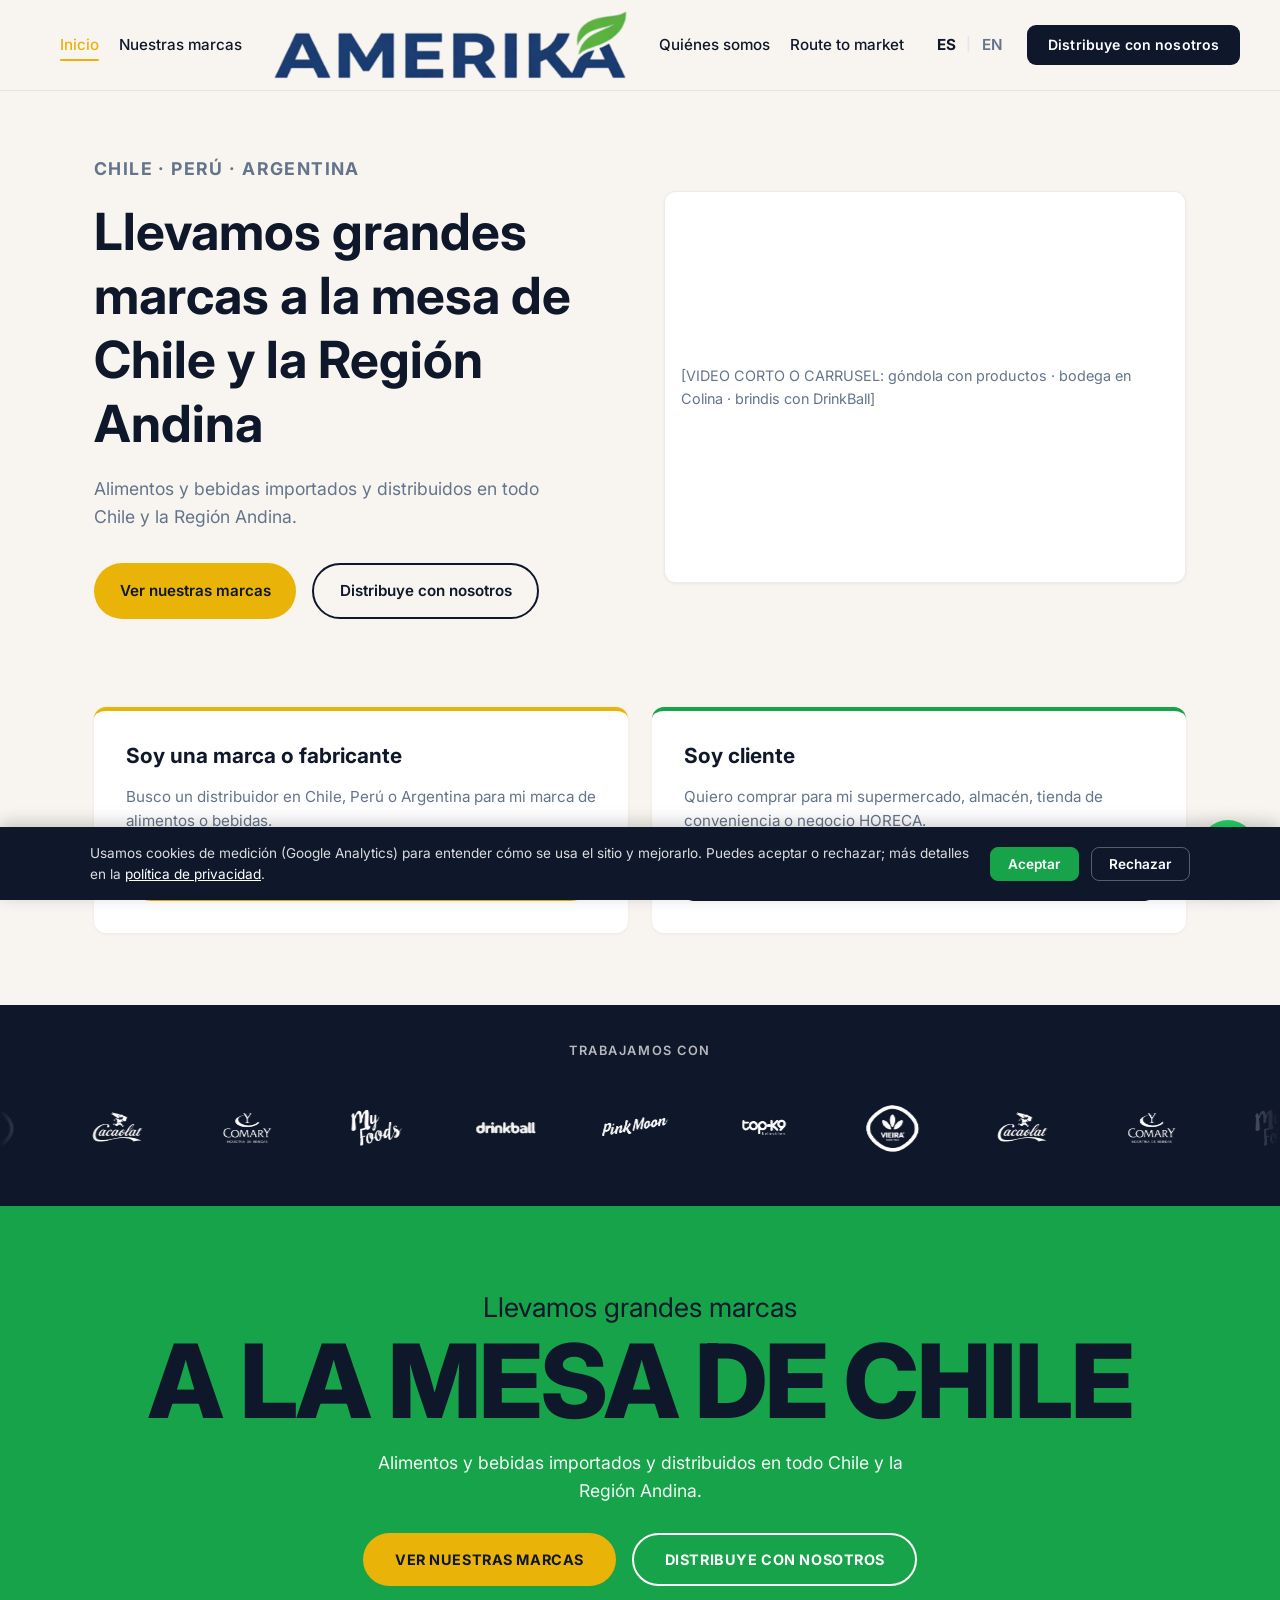
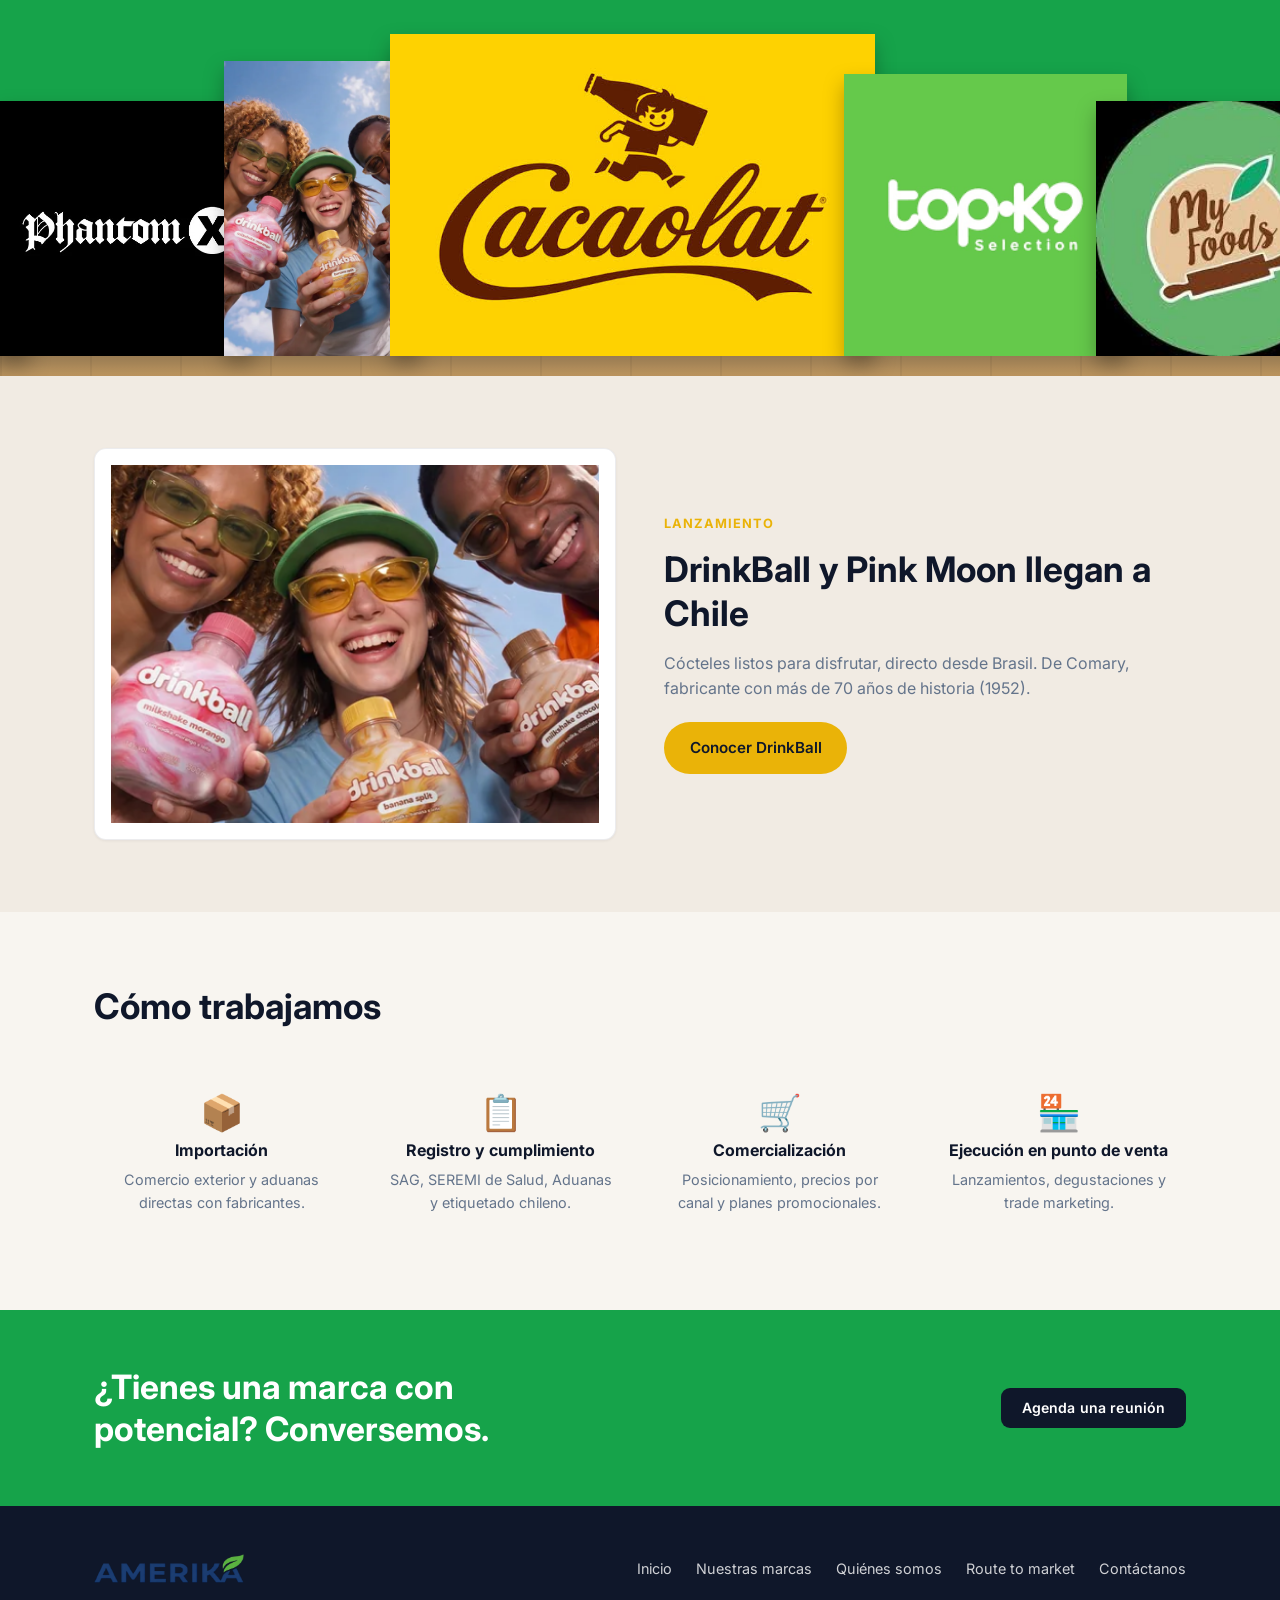
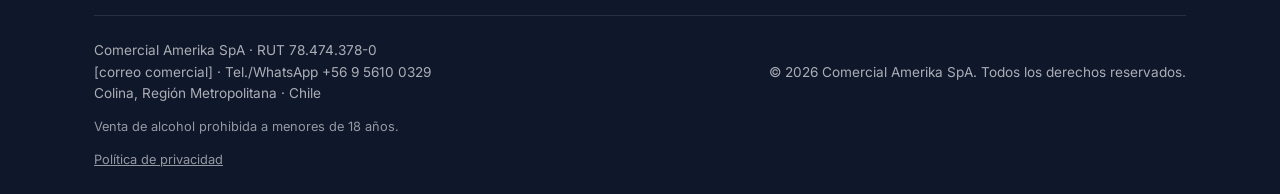
<file: index.html>
<!DOCTYPE html>
<html lang="es">

<head>
  <meta charset="UTF-8">
  <meta name="viewport" content="width=device-width, initial-scale=1.0">
  <title data-i18n="page.index.title">Distribuidora de Alimentos y Bebidas | Comercial Amerika SpA</title>
  <link rel="canonical" href="https://www.comercialamerika.cl/">
  <link rel="icon" type="image/png" href="img/logo.png">
  <meta name="description" data-i18n-content="page.index.desc"
    content="Importador y distribuidor de marcas de alimentos y bebidas para Chile y la Región Andina. Supermercados, conveniencia, canal tradicional y HORECA. Más de 30 años de experiencia.">

  <!-- Google Fonts - Inter -->
  <link rel="preconnect" href="https://fonts.googleapis.com">
  <link rel="preconnect" href="https://fonts.gstatic.com" crossorigin>
  <link href="https://fonts.googleapis.com/css2?family=Inter:wght@400;500;600;700;800&display=swap" rel="stylesheet">

  <link rel="stylesheet" href="css/styles.css">
  <link rel="stylesheet" href="css/index.css">
</head>

<body>

  <!-- ========== HEADER ========== -->
  <header class="header">
    <div class="container header-inner">
      <!-- Logo protagonista al centro; los menús se reparten a los lados -->
      <nav class="nav nav-side-left" aria-label="Menú principal izquierda">
        <a href="index.html" class="active" data-i18n="nav.home">Inicio</a>
        <a href="marcas.html" data-i18n="nav.brands">Nuestras marcas</a>
      </nav>

      <a href="index.html" class="logo">
        <img src="img/logo.png" alt="Logo de Comercial Amerika SpA" onerror="this.style.display='none'">
      </a>

      <nav class="nav nav-side-right" aria-label="Menú principal derecha">
        <a href="nosotros.html" data-i18n="nav.about">Quiénes somos</a>
        <a href="route-market.html" data-i18n="nav.route">Route to market</a>

        <div class="lang-switch">
          <button type="button" class="lang-btn active" data-lang="es" aria-pressed="true">ES</button>
          <span>|</span>
          <button type="button" class="lang-btn" data-lang="en" aria-pressed="false">EN</button>
        </div>

        <!-- Botón destacado del menú (ver 3.2 del documento) -->
        <a href="contacto.html" class="btn btn-dark" data-i18n="nav.distribute">Distribuye con nosotros</a>
      </nav>

      <button type="button" class="mobile-toggle" data-i18n-aria-label="nav.menu" aria-label="Menú"
        aria-expanded="false">☰</button>
    </div>
  </header>

  <!-- ========== 1. HERO ========== -->
  <section class="hero">
    <div class="container hero-grid">
      <div class="hero-content">
        <p class="section-label" data-i18n="hero.label">Chile · Perú · Argentina</p>
        <h1 data-i18n="hero.title">Llevamos grandes marcas a la mesa de Chile y la Región Andina</h1>
        <p data-i18n="hero.subtitle">Alimentos y bebidas importados y distribuidos en todo Chile y la Región Andina.</p>

        <div class="hero-actions">
          <a href="marcas.html" class="btn btn-primary" data-i18n="hero.cta1">Ver nuestras marcas</a>
          <a href="contacto.html" class="btn btn-outline" data-i18n="hero.cta2">Distribuye con nosotros</a>
        </div>
      </div>

      <div class="hero-image">
        <span data-i18n="hero.image">[VIDEO CORTO O CARRUSEL: góndola con productos · bodega en Colina · brindis con
          DrinkBall]</span>
      </div>
    </div>
  </section>

  <!-- ========== 2. DOS CAMINOS ========== -->
  <section class="section" style="padding-top: 0;">
    <div class="container">
      <div class="paths-grid">
        <div class="path-card">
          <h2 style="font-size: 1.3rem;" data-i18n="paths.brand.title">Soy una marca o fabricante</h2>
          <p data-i18n="paths.brand.text">Busco un distribuidor en Chile, Perú o Argentina para mi marca de alimentos o
            bebidas.</p>
          <a href="route-market.html" class="btn btn-primary" data-i18n="paths.brand.cta">Ver cómo trabajamos</a>
        </div>

        <div class="path-card green">
          <h2 style="font-size: 1.3rem;" data-i18n="paths.client.title">Soy cliente</h2>
          <p data-i18n="paths.client.text">Quiero comprar para mi supermercado, almacén, tienda de conveniencia o
            negocio HORECA.</p>
          <a href="contacto.html" class="btn btn-dark" data-i18n="paths.client.cta">Quiero comprar</a>
        </div>
      </div>
    </div>
  </section>

  <!-- ========== 3. TRABAJAMOS CON (generado con JavaScript) ========== -->
  <!-- La lista de logos vive en js/main.js (const ALLIES_LOGOS):
       para agregar o quitar una marca hay que editar solo ese array. -->
  <div class="allies-band">
    <p class="allies-title" data-i18n="allies.title">Trabajamos con</p>
    <div class="allies-viewport">
      <div class="allies-track" id="alliesTrack"></div>
    </div>
  </div>

    <!-- ========== 1. HERO (estilo vitrina) ==========
     Reemplaza TODA la <section class="hero"> ... </section> actual de index.html por este bloque. -->
  <section class="hero-showcase">
    <div class="container">
      <h1 class="hs-title">
        <span class="hs-kicker" data-i18n="hero.kicker">Llevamos grandes marcas</span>
        <span class="hs-headline" data-i18n="hero.headline">A la mesa de Chile</span>
      </h1>
      <p class="hs-sub" data-i18n="hero.subtitle">Alimentos y bebidas importados y distribuidos en todo Chile y la
        Región Andina.</p>

      <div class="hs-actions">
        <a href="marcas.html" class="hs-btn primary" data-i18n="hero.cta1">Ver nuestras marcas</a>
        <a href="contacto.html" class="hs-btn ghost" data-i18n="hero.cta2">Distribuye con nosotros</a>
      </div>
    </div>

    <!-- Fila de productos sobre la "mesa". Lo ideal son PNG con fondo transparente.
       --s = tamaño relativo (1 = normal)   --d = retraso de la animación de entrada
       Para cambiar productos: reemplaza el src. Para agregar/quitar: copia o borra una línea <img>. -->
    <div class="hs-shelf" aria-hidden="true">
      <img class="hs-item" style="--s:.80; --d:.05s" src="img/pinkmoon-logo.png" alt="" decoding="async"
        onerror="this.style.display='none'">
      <img class="hs-item" style="--s:.95; --d:.15s" src="img/Phantom (2).jpg" alt="" decoding="async"
        onerror="this.style.display='none'">
      <img class="hs-item" style="--s:1.10; --d:.25s" src="img/drinkball02.png" alt="" decoding="async"
        onerror="this.style.display='none'">
      <img class="hs-item" style="--s:1.20; --d:.35s" src="img/cacao-lat.jpg" alt="" decoding="async"
        onerror="this.style.display='none'">
      <img class="hs-item" style="--s:1.05; --d:.45s" src="img/top-k9.png" alt="" decoding="async"
        onerror="this.style.display='none'">
      <img class="hs-item" style="--s:.95; --d:.55s" src="img/myfoods.jpg" alt="" decoding="async"
        onerror="this.style.display='none'">
      <img class="hs-item" style="--s:.80; --d:.65s" src="img/doce-de-leite.png" alt="" decoding="async"
        onerror="this.style.display='none'">
    </div>
  </section>

  <!-- ========== 5. DESTACADO DEL MES ========== -->
  <section class="section" style="background: var(--color-cream-dark);">
    <div class="container hero-grid">
      <div class="hero-image">
        <img src="img/drinkball02.png" alt="DrinkBall y Pink Moon"
          onerror="this.outerHTML='<span>[IMAGEN DESTACADO]</span>'">
      </div>
      <div>
        <p class="section-label" data-i18n="featured.label">Lanzamiento</p>
        <h2 data-i18n="featured.title">DrinkBall y Pink Moon llegan a Chile</h2>
        <p style="color: var(--color-text-muted); margin-top: 1rem;" data-i18n="featured.text">
          Cócteles listos para disfrutar, directo desde Brasil. De Comary, fabricante con más de 70 años de historia
          (1952).
        </p>
        <a href="drinkball.html" class="btn btn-primary" style="margin-top: 1.25rem;" data-i18n="featured.cta">Conocer
          DrinkBall</a>
      </div>
    </div>
  </section>

  <!-- ========== 6. CÓMO TRABAJAMOS ========== -->
  <section class="section">
    <div class="container">
      <h2 data-i18n="how.title">Cómo trabajamos</h2>

      <div class="features-grid">
        <div class="feature-item">
          <div style="font-size: 2.2rem; color: var(--color-green);">📦</div>
          <h4 data-i18n="how.item1.title">Importación</h4>
          <p data-i18n="how.item1.text">Comercio exterior y aduanas directas con fabricantes.</p>
        </div>
        <div class="feature-item">
          <div style="font-size: 2.2rem; color: var(--color-green);">📋</div>
          <h4 data-i18n="how.item2.title">Registro y cumplimiento</h4>
          <p data-i18n="how.item2.text">SAG, SEREMI de Salud, Aduanas y etiquetado chileno.</p>
        </div>
        <div class="feature-item">
          <div style="font-size: 2.2rem; color: var(--color-green);">🛒</div>
          <h4 data-i18n="how.item3.title">Comercialización</h4>
          <p data-i18n="how.item3.text">Posicionamiento, precios por canal y planes promocionales.</p>
        </div>
        <div class="feature-item">
          <div style="font-size: 2.2rem; color: var(--color-green);">🏪</div>
          <h4 data-i18n="how.item4.title">Ejecución en punto de venta</h4>
          <p data-i18n="how.item4.text">Lanzamientos, degustaciones y trade marketing.</p>
        </div>
      </div>
    </div>
  </section>

  <!-- ========== 8. LLAMADO FINAL ========== -->
  <section class="cta-banner green">
    <div class="container cta-banner-inner">
      <h2 data-i18n="cta.title">¿Tienes una marca con potencial? Conversemos.</h2>
      <a href="contacto.html" class="btn btn-dark" data-i18n="cta.button">Agenda una reunión</a>
    </div>
  </section>

  <!-- ========== FOOTER ========== -->
  <footer class="footer">
    <div class="container">
      <div class="footer-top">
        <img src="img/logo.png" alt="Logo de Comercial Amerika SpA" class="footer-logo"
          onerror="this.style.display='none'">
        <div class="footer-links">
          <a href="index.html" data-i18n="nav.home">Inicio</a>
          <a href="marcas.html" data-i18n="nav.brands">Nuestras marcas</a>
          <a href="nosotros.html" data-i18n="nav.about">Quiénes somos</a>
          <a href="route-market.html" data-i18n="nav.route">Route to market</a>
          <a href="contacto.html" data-i18n="nav.contact">Contáctanos</a>
        </div>
      </div>

      <div class="footer-bottom">
        <div>
          <!-- Datos legales y de contacto: completar los textos entre [ ] -->
          <span data-i18n="footer.legal">Comercial Amerika SpA · RUT 78.474.378-0</span><br>
          <span data-i18n="footer.contactline">[correo comercial] · Tel./WhatsApp +56 9 5610 0329</span><br>
          <span data-i18n="footer.location">Colina, Región Metropolitana · Chile</span>
        </div>
        <div>
          <span data-i18n="footer.rights">© 2026 Comercial Amerika SpA. Todos los derechos reservados.</span>
        </div>
      </div>

      <!-- Advertencia legal de alcohol (obligatoria, Ley 21.363 / Comary) -->
      <p class="footer-age" data-i18n="footer.age">Venta de alcohol prohibida a menores de 18 años.</p>
      <p class="footer-age"><a href="privacidad.html" data-i18n="footer.privacy">Política de privacidad</a></p>
    </div>
  </footer>

  <!-- ========== BOTÓN FLOTANTE DE WHATSAPP ========== -->
  <!-- Número de WhatsApp verificado por el cliente: +56 9 5610 0329 -->
  <a href="https://wa.me/56956100329?text=Hola%20Comercial%20Amerika,%20quisiera%20cotizar%20sus%20productos"
    class="whatsapp-float" target="_blank" rel="noopener" data-i18n-aria-label="wa.aria"
    aria-label="Escríbenos por WhatsApp">
    <svg viewBox="0 0 32 32" xmlns="http://www.w3.org/2000/svg">
      <path
        d="M16 .5C7.4.5.5 7.4.5 16c0 2.8.7 5.4 2 7.7L.5 31.5l8-2.1c2.2 1.2 4.8 1.9 7.5 1.9 8.6 0 15.5-6.9 15.5-15.3S24.6.5 16 .5zm0 28.1c-2.5 0-4.8-.7-6.8-1.9l-.5-.3-4.7 1.2 1.3-4.6-.3-.5c-1.3-2.1-2-4.7-2-7.3 0-7 5.7-12.8 12.9-12.8S28.8 8.2 28.8 15.3 23.1 28.6 16 28.6zm7.2-9.6c-.4-.2-2.4-1.2-2.7-1.3-.4-.1-.7-.2-1 .2-.3.4-1.2 1.3-1.5 1.6-.3.3-.5.3-.9.1-.4-.2-1.8-.7-3.4-2.1-1.3-1.1-2.1-2.5-2.4-2.9-.3-.4 0-.6.2-.9.2-.2.4-.5.6-.7.2-.2.3-.4.4-.6.1-.3.1-.5 0-.7-.1-.2-.9-2.2-1.3-3-.3-.8-.6-.7-.9-.7h-.8c-.3 0-.6.1-1 .5-.3.4-1.4 1.3-1.4 3.2s1.4 3.7 1.6 4c.2.3 2.7 4.2 6.6 5.9.9.4 1.6.6 2.2.8 1 .3 1.9.3 2.6.2.8-.1 2.4-1 2.7-1.9.3-.9.3-1.8.2-1.9-.1-.2-.4-.3-.8-.5z" />
    </svg>
  </a>

  <!-- Aviso de cookies (Leyes 19.628 / 21.719): la lógica vive en js/main.js -->
  <div class="cookie-banner" id="cookieBanner" hidden>
    <div class="cookie-inner">
      <p data-i18n="cookies.text">Usamos cookies de medición (Google Analytics) para entender cómo se usa el sitio y
        mejorarlo. Puedes aceptar o rechazar; más detalles en la <a href="privacidad.html">política de privacidad</a>.
      </p>
      <div class="cookie-actions">
        <button type="button" class="btn-accept" id="cookieAccept" data-i18n="cookies.accept">Aceptar</button>
        <button type="button" id="cookieReject" data-i18n="cookies.reject">Rechazar</button>
      </div>
    </div>
  </div>

  <script src="js/main.js"></script>
</body>

</html>
</file>
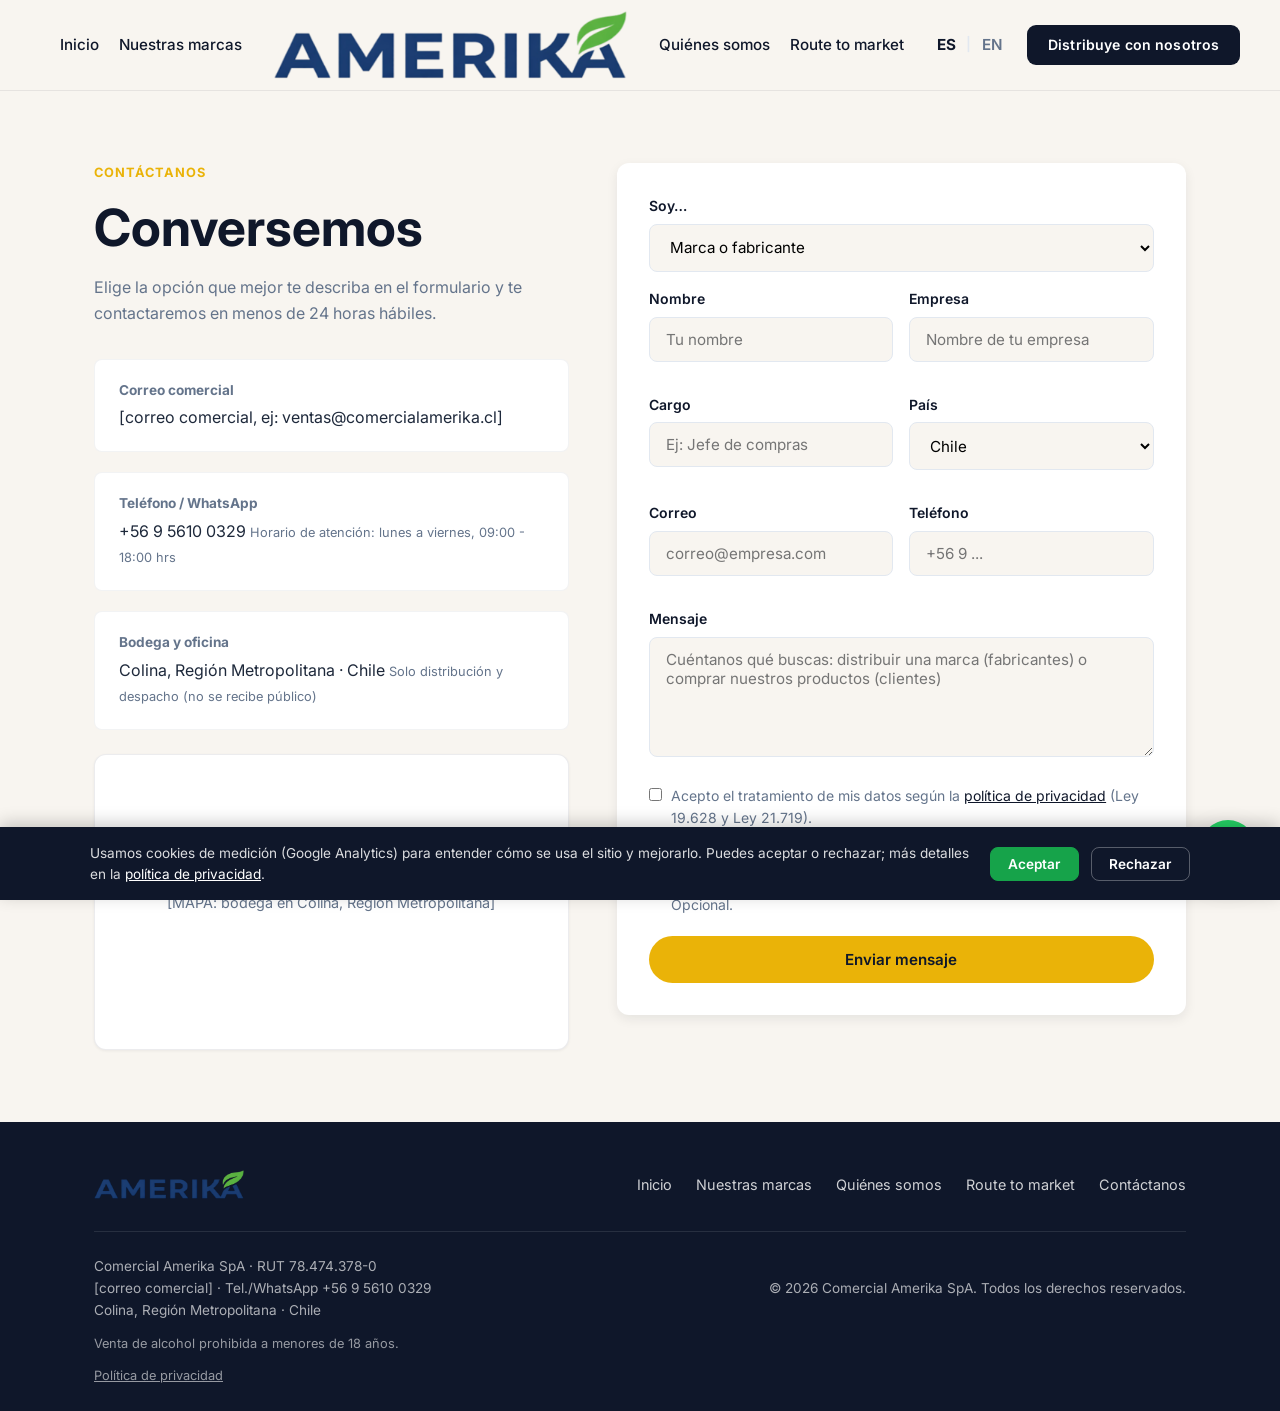
<file: contacto.html>
<!DOCTYPE html>
<html lang="es">
<head>
  <meta charset="UTF-8">
  <meta name="viewport" content="width=device-width, initial-scale=1.0">
  <title data-i18n="page.contact.title">Contáctanos | Comercial Amerika SpA</title>
  <link rel="canonical" href="https://www.comercialamerika.cl/contacto.html">
  <link rel="icon" type="image/png" href="img/logo.png">
  <meta name="description" data-i18n-content="page.contact.desc"
    content="Contáctanos: si eres una marca que busca distribuidor o un cliente que quiere comprar, te respondemos en menos de 24 horas hábiles. Colina, Región Metropolitana, Chile.">

  <link rel="preconnect" href="https://fonts.googleapis.com">
  <link rel="preconnect" href="https://fonts.gstatic.com" crossorigin>
  <link href="https://fonts.googleapis.com/css2?family=Inter:wght@400;500;600;700;800&display=swap" rel="stylesheet">

  <link rel="stylesheet" href="css/styles.css">
  <link rel="stylesheet" href="css/contacto.css">
</head>
<body>

  <header class="header">
    <div class="container header-inner">
      <!-- Logo protagonista al centro; los menús se reparten a los lados -->
      <nav class="nav nav-side-left" aria-label="Menú principal izquierda">
          <a href="index.html" data-i18n="nav.home">Inicio</a>
          <a href="marcas.html" data-i18n="nav.brands">Nuestras marcas</a>
        </nav>

      <a href="index.html" class="logo">
        <img src="img/logo.png" alt="Logo de Comercial Amerika SpA" onerror="this.style.display='none'">
      </a>

      <nav class="nav nav-side-right" aria-label="Menú principal derecha">
          <a href="nosotros.html" data-i18n="nav.about">Quiénes somos</a>
          <a href="route-market.html" data-i18n="nav.route">Route to market</a>

        <div class="lang-switch">
          <button type="button" class="lang-btn active" data-lang="es" aria-pressed="true">ES</button>
          <span>|</span>
          <button type="button" class="lang-btn" data-lang="en" aria-pressed="false">EN</button>
        </div>

        <!-- Botón destacado del menú (ver 3.2 del documento) -->
        <a href="contacto.html" class="btn btn-dark" data-i18n="nav.distribute">Distribuye con nosotros</a>
      </nav>

      <button type="button" class="mobile-toggle" data-i18n-aria-label="nav.menu" aria-label="Menú"
        aria-expanded="false">☰</button>
    </div>
  </header>

  <section class="section">
    <div class="container contact-grid">

      <!-- Datos directos -->
      <div>
        <p class="section-label" data-i18n="nav.contact">Contáctanos</p>
        <h1 data-i18n="contact.h1">Conversemos</h1>
        <p style="margin: 1rem 0 2rem; color: var(--color-text-muted);" data-i18n="contact.subtitle">
          Elige la opción que mejor te describa en el formulario y te contactaremos
          en menos de 24 horas hábiles.
        </p>

        <div class="contact-info">
          <!-- TODO: reemplazar los textos entre [ ] con los datos reales -->
          <div class="contact-item">
            <strong data-i18n="contact.email.lbl">Correo comercial</strong>
            <span data-i18n="contact.email.val">[correo comercial, ej: ventas@comercialamerika.cl]</span>
          </div>

          <div class="contact-item">
            <strong data-i18n="contact.phone.lbl">Teléfono / WhatsApp</strong>
            <span data-i18n="contact.phone.val">+56 9 5610 0329</span>
            <small data-i18n="contact.hours">Horario de atención: lunes a viernes, 09:00 - 18:00 hrs</small>
          </div>

          <div class="contact-item">
            <strong data-i18n="contact.office.lbl">Bodega y oficina</strong>
            <span data-i18n="contact.office.val">Colina, Región Metropolitana · Chile</span>
            <small data-i18n="contact.office.note">Solo distribución y despacho (no se recibe público)</small>
          </div>
        </div>

        <!-- Mapa: usar el iframe de Google Maps de Colina; mientras tanto, placeholder -->
        <div class="hero-image" style="aspect-ratio: 16/10; margin-top: 1.5rem;">
          <span data-i18n="contact.map">[MAPA: bodega en Colina, Región Metropolitana]</span>
        </div>
      </div>

      <!-- Formulario segmentado (punto 4.5 del documento) -->
      <div class="contact-form">
        <!-- Aviso que main.js muestra según la URL: ?enviado=1 o ?error=1 -->
        <div id="formAlert" class="form-alert"></div>

        <form action="php/enviar.php" method="POST">

          <!-- 1) ¿Quién escribe? Campo "Soy…" para segmentar el mensaje.
               El <option> traducido mantiene el value en español para el PHP. -->
          <div class="form-group">
            <label for="perfil" data-i18n="contact.form.perfil">Soy…</label>
            <select name="perfil" id="perfil" required>
              <option value="Marca o fabricante" data-i18n="contact.perfil1">Marca o fabricante</option>
              <option value="Cliente: supermercado, almacén, HORECA" data-i18n="contact.perfil2">Cliente: supermercado,
                almacén, HORECA</option>
              <option value="Proveedor de servicios" data-i18n="contact.perfil3">Proveedor de servicios</option>
              <option value="Postulante" data-i18n="contact.perfil4">Postulante (trabaja con nosotros)</option>
            </select>
          </div>

          <div class="form-row">
            <div class="form-group">
              <label for="nombre" data-i18n="contact.form.name">Nombre</label>
              <input type="text" name="nombre" id="nombre" required data-i18n-placeholder="contact.ph.name"
                placeholder="Tu nombre">
            </div>
            <div class="form-group">
              <label for="empresa" data-i18n="contact.form.company">Empresa</label>
              <input type="text" name="empresa" id="empresa" data-i18n-placeholder="contact.ph.company"
                placeholder="Nombre de tu empresa">
            </div>
          </div>

          <div class="form-row">
            <div class="form-group">
              <label for="cargo" data-i18n="contact.form.cargo">Cargo</label>
              <input type="text" name="cargo" id="cargo" data-i18n-placeholder="contact.ph.cargo"
                placeholder="Ej: Jefe de compras">
            </div>
            <div class="form-group">
              <label for="pais" data-i18n="contact.form.country">País</label>
              <select name="pais" id="pais">
                <option value="Chile" data-i18n="contact.pais1">Chile</option>
                <option value="Perú" data-i18n="contact.pais2">Perú</option>
                <option value="Argentina" data-i18n="contact.pais3">Argentina</option>
                <option value="Otro" data-i18n="contact.pais4">Otro</option>
              </select>
            </div>
          </div>

          <div class="form-row">
            <div class="form-group">
              <label for="email" data-i18n="contact.form.email">Correo</label>
              <input type="email" name="email" id="email" required data-i18n-placeholder="contact.ph.email"
                placeholder="correo@empresa.com">
            </div>
            <div class="form-group">
              <label for="telefono" data-i18n="contact.form.phone">Teléfono</label>
              <input type="tel" name="telefono" id="telefono" data-i18n-placeholder="contact.ph.phone"
                placeholder="+56 9 ...">
            </div>
          </div>

          <div class="form-group">
            <label for="mensaje" data-i18n="contact.form.message">Mensaje</label>
            <textarea name="mensaje" id="mensaje" required data-i18n-placeholder="contact.ph.message"
              placeholder="Cuéntanos qué buscas: distribuir una marca (fabricantes) o comprar nuestros productos (clientes)"></textarea>
          </div>

          <div class="form-check">
            <input type="checkbox" name="privacidad" id="privacidad" required value="SI">
            <!-- El enlace "política de privacidad" abre el modal de consentimiento
                 (Leyes 19.628 y 21.719); ver initConsentModal en js/main.js -->
            <label for="privacidad" data-i18n="contact.form.privacy">
              Acepto el tratamiento de mis datos según la <a href="#" data-consent-open>política de privacidad</a>
              (Ley 19.628 y Ley 21.719).
            </label>
          </div>

          <div class="form-check">
            <!-- Segunda casilla: OPCIONAL (finalidad secundaria, el usuario decide) -->
            <input type="checkbox" name="comunicaciones" id="comunicaciones" value="SI">
            <label for="comunicaciones" data-i18n="contact.form.comms">
              Autorizo el envío de comunicaciones comerciales, ofertas y novedades de Comercial Amerika SpA por medios
              electrónicos (Email/WhatsApp). Opcional.
            </label>
          </div>

          <button type="submit" class="btn btn-primary" style="width: 100%;"
            data-i18n="contact.form.submit">Enviar mensaje</button>
        </form>
      </div>
    </div>
  </section>

  <!-- ========== MODAL: CONSENTIMIENTO DE DATOS ========== -->
  <!-- Mismo mecanismo que teamModal (nosotros.html): .custom-modal + .show -->
  <div id="consentModal" class="custom-modal">
    <div class="custom-modal-content consent-modal-content">
      <span class="custom-modal-close" id="btnCloseConsent" role="button" tabindex="0"
        data-i18n-aria-label="common.close" aria-label="Cerrar">&times;</span>
      <h2 style="color: var(--color-navy); font-size: 1.3rem;" data-i18n="consent.title">
        Información básica sobre protección de datos
      </h2>

      <ul class="consent-list">
        <li><strong data-i18n="consent.r1.lbl">Responsable del Tratamiento:</strong>
          <span data-i18n="consent.r1.val">Comercial Amerika SpA, RUT 78.474.378-0, domiciliado en Colina,
            Región Metropolitana, Chile.</span></li>
        <li><strong data-i18n="consent.r2.lbl">Finalidad Principal:</strong>
          <span data-i18n="consent.r2.val">Gestionar su solicitud de contacto, procesar su solicitud de compra o
            distribución y/o responder a las consultas enviadas a través de este formulario.</span></li>
        <li><strong data-i18n="consent.r3.lbl">Bases de Licitud:</strong>
          <span data-i18n="consent.r3.val">Ejecución del contrato/servicio solicitado y su consentimiento
            explícito.</span></li>
        <li><strong data-i18n="consent.r4.lbl">Plazo de Conservación:</strong>
          <span data-i18n="consent.r4.val">Los datos se conservarán únicamente durante el tiempo necesario para
            cumplir con la finalidad descrita o mientras no solicite su supresión.</span></li>
        <li><strong data-i18n="consent.r5.lbl">Destinatarios:</strong>
          <span data-i18n="consent.r5.val">No se cederán datos a terceros salvo obligación legal o proveedores
            tecnológicos esenciales bajo estricto contrato de encargo de tratamiento.</span></li>
        <li><strong data-i18n="consent.r6.lbl">Derechos (ARSOP):</strong>
          <span data-i18n="consent.r6.val">Usted tiene derecho a acceder, rectificar, suprimir, oponerse y solicitar
            la portabilidad de sus datos personales, así como a revocar este consentimiento en cualquier momento.
            Puede ejercerlos enviando un correo electrónico a [correo de privacidad]. Para más detalle, consulte
            nuestra <a href="privacidad.html">Política de Privacidad completa</a>.</span></li>
      </ul>

      <h3 style="font-size: 1.05rem; color: var(--color-navy);" data-i18n="consent.dec.title">
        Declaración de Consentimiento
      </h3>
      <div class="form-check">
        <!-- Obligatoria: sin ella no se puede aceptar ni avanzar -->
        <input type="checkbox" id="consentObligatoria" value="SI">
        <label for="consentObligatoria" data-i18n="consent.dec1">Acepto el tratamiento de mis datos personales para las
          finalidades principales descritas arriba (opción obligatoria: sin ella no se puede avanzar).</label>
      </div>
      <div class="form-check">
        <!-- Opcional: el usuario decide si quiere recibir comunicaciones -->
        <input type="checkbox" id="consentComunicaciones" value="SI">
        <label for="consentComunicaciones" data-i18n="consent.dec2">Autorizo el envío de comunicaciones comerciales,
          ofertas y novedades de Comercial Amerika SpA por medios electrónicos (Email/WhatsApp). Opcional.</label>
      </div>
      <div class="consent-actions">
        <button type="button" class="btn-consent-accept" id="btnConsentAccept"
          data-i18n="consent.accept" disabled>Aceptar y continuar</button>
        <button type="button" class="btn-consent-reject" id="btnConsentReject"
          data-i18n="consent.reject">Rechazar</button>
      </div>
    </div>
  </div>

  <footer class="footer">
    <div class="container">
      <div class="footer-top">
        <img src="img/logo.png" alt="Logo de Comercial Amerika SpA" class="footer-logo" onerror="this.style.display='none'">
        <div class="footer-links">
          <a href="index.html" data-i18n="nav.home">Inicio</a>
          <a href="marcas.html" data-i18n="nav.brands">Nuestras marcas</a>
          <a href="nosotros.html" data-i18n="nav.about">Quiénes somos</a>
          <a href="route-market.html" data-i18n="nav.route">Route to market</a>
          <a href="contacto.html" data-i18n="nav.contact">Contáctanos</a>
        </div>
      </div>
      <div class="footer-bottom">
        <div>
          <span data-i18n="footer.legal">Comercial Amerika SpA · RUT 78.474.378-0</span><br>
          <span data-i18n="footer.contactline">[correo comercial] · Tel./WhatsApp +56 9 5610 0329</span><br>
          <span data-i18n="footer.location">Colina, Región Metropolitana · Chile</span>
        </div>
        <div><span data-i18n="footer.rights">© 2026 Comercial Amerika SpA. Todos los derechos reservados.</span></div>
      </div>
      <p class="footer-age" data-i18n="footer.age">Venta de alcohol prohibida a menores de 18 años.</p>
      <p class="footer-age"><a href="privacidad.html" data-i18n="footer.privacy">Política de privacidad</a></p>
    </div>
  </footer>

  <a href="https://wa.me/56956100329?text=Hola%20Comercial%20Amerika,%20quisiera%20cotizar%20sus%20productos"
    class="whatsapp-float" target="_blank" rel="noopener" data-i18n-aria-label="wa.aria"
    aria-label="Escríbenos por WhatsApp">
    <svg viewBox="0 0 32 32" xmlns="http://www.w3.org/2000/svg">
      <path
        d="M16 .5C7.4.5.5 7.4.5 16c0 2.8.7 5.4 2 7.7L.5 31.5l8-2.1c2.2 1.2 4.8 1.9 7.5 1.9 8.6 0 15.5-6.9 15.5-15.3S24.6.5 16 .5zm0 28.1c-2.5 0-4.8-.7-6.8-1.9l-.5-.3-4.7 1.2 1.3-4.6-.3-.5c-1.3-2.1-2-4.7-2-7.3 0-7 5.7-12.8 12.9-12.8S28.8 8.2 28.8 15.3 23.1 28.6 16 28.6zm7.2-9.6c-.4-.2-2.4-1.2-2.7-1.3-.4-.1-.7-.2-1 .2-.3.4-1.2 1.3-1.5 1.6-.3.3-.5.3-.9.1-.4-.2-1.8-.7-3.4-2.1-1.3-1.1-2.1-2.5-2.4-2.9-.3-.4 0-.6.2-.9.2-.2.4-.5.6-.7.2-.2.3-.4.4-.6.1-.3.1-.5 0-.7-.1-.2-.9-2.2-1.3-3-.3-.8-.6-.7-.9-.7h-.8c-.3 0-.6.1-1 .5-.3.4-1.4 1.3-1.4 3.2s1.4 3.7 1.6 4c.2.3 2.7 4.2 6.6 5.9.9.4 1.6.6 2.2.8 1 .3 1.9.3 2.6.2.8-.1 2.4-1 2.7-1.9.3-.9.3-1.8.2-1.9-.1-.2-.4-.3-.8-.5z" />
    </svg>
  </a>

  <!-- Aviso de cookies (Leyes 19.628 / 21.719): la lógica vive en js/main.js -->
  <div class="cookie-banner" id="cookieBanner" hidden>
    <div class="cookie-inner">
      <p data-i18n="cookies.text">Usamos cookies de medición (Google Analytics) para entender cómo se usa el sitio y mejorarlo. Puedes aceptar o rechazar; más detalles en la <a href="privacidad.html">política de privacidad</a>.</p>
      <div class="cookie-actions">
        <button type="button" class="btn-accept" id="cookieAccept" data-i18n="cookies.accept">Aceptar</button>
        <button type="button" id="cookieReject" data-i18n="cookies.reject">Rechazar</button>
      </div>
    </div>
  </div>

  <script src="js/main.js"></script>
</body>
</html>
</file>
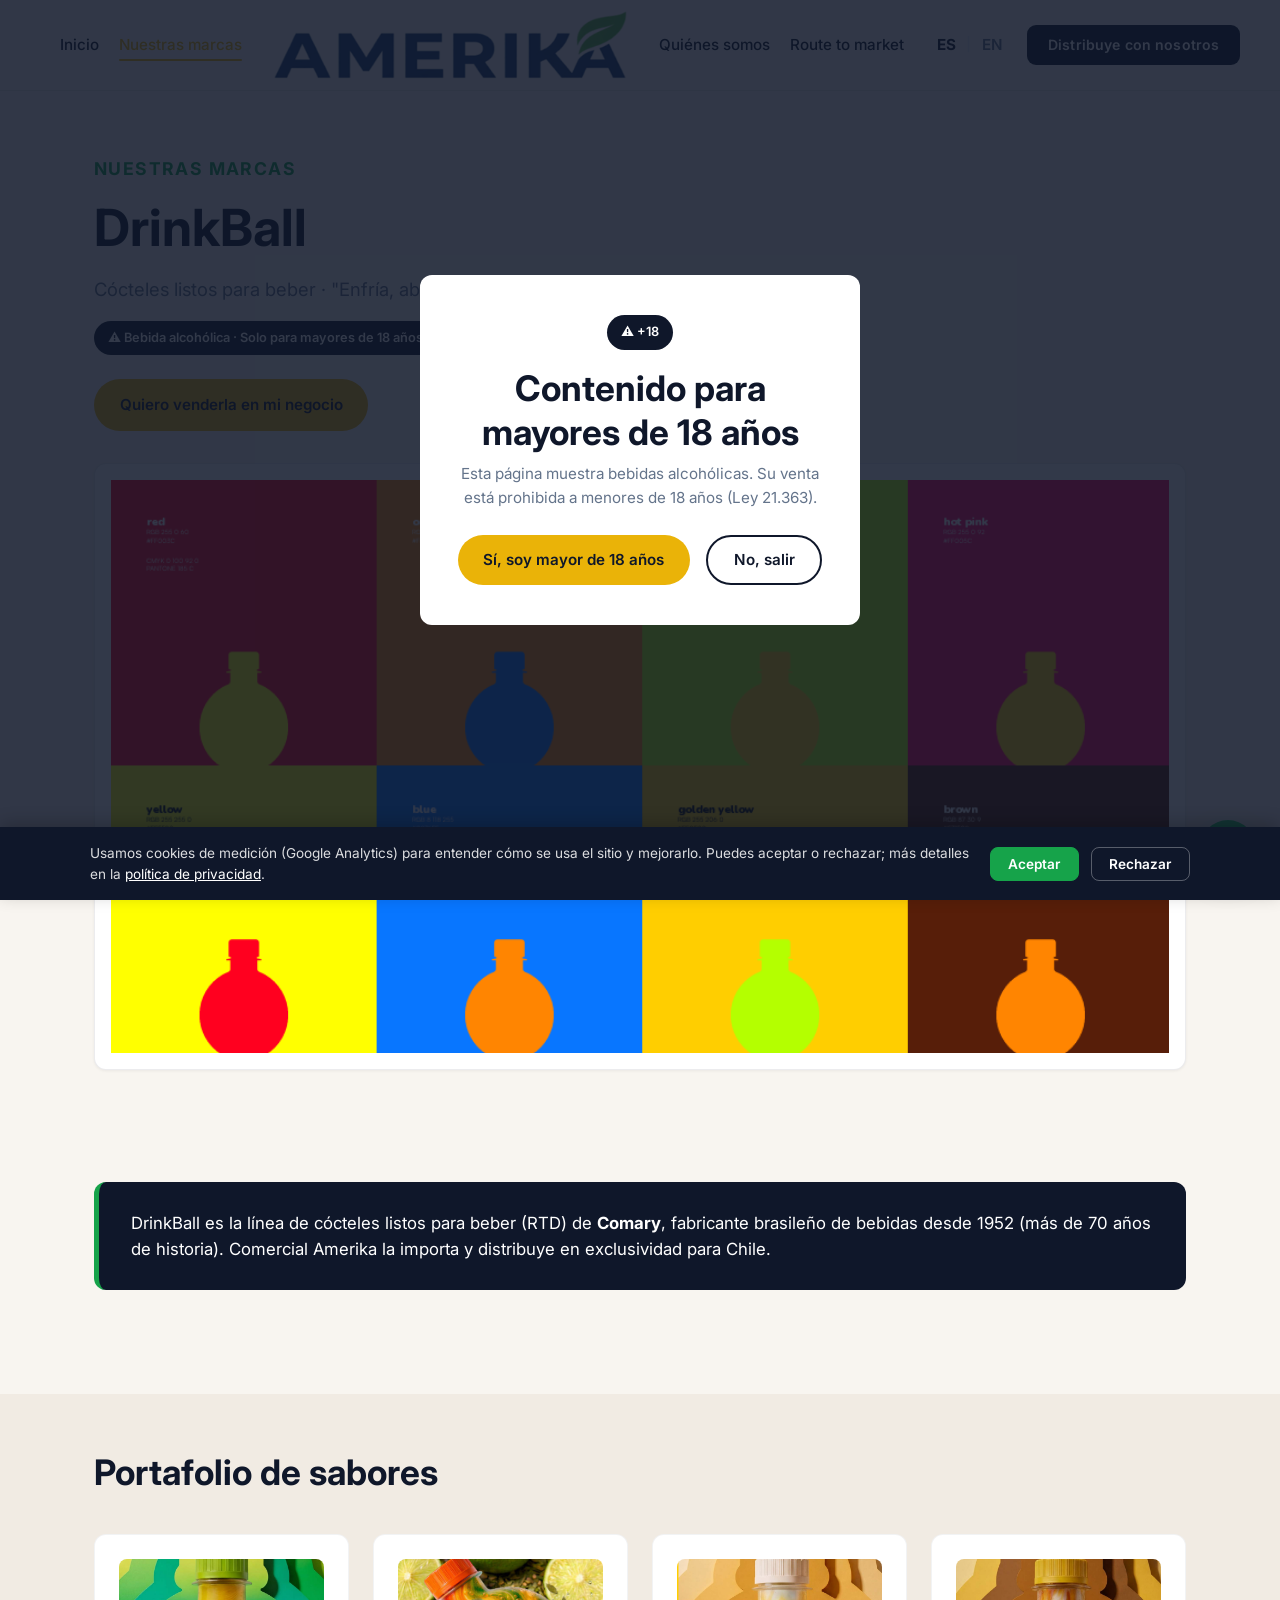
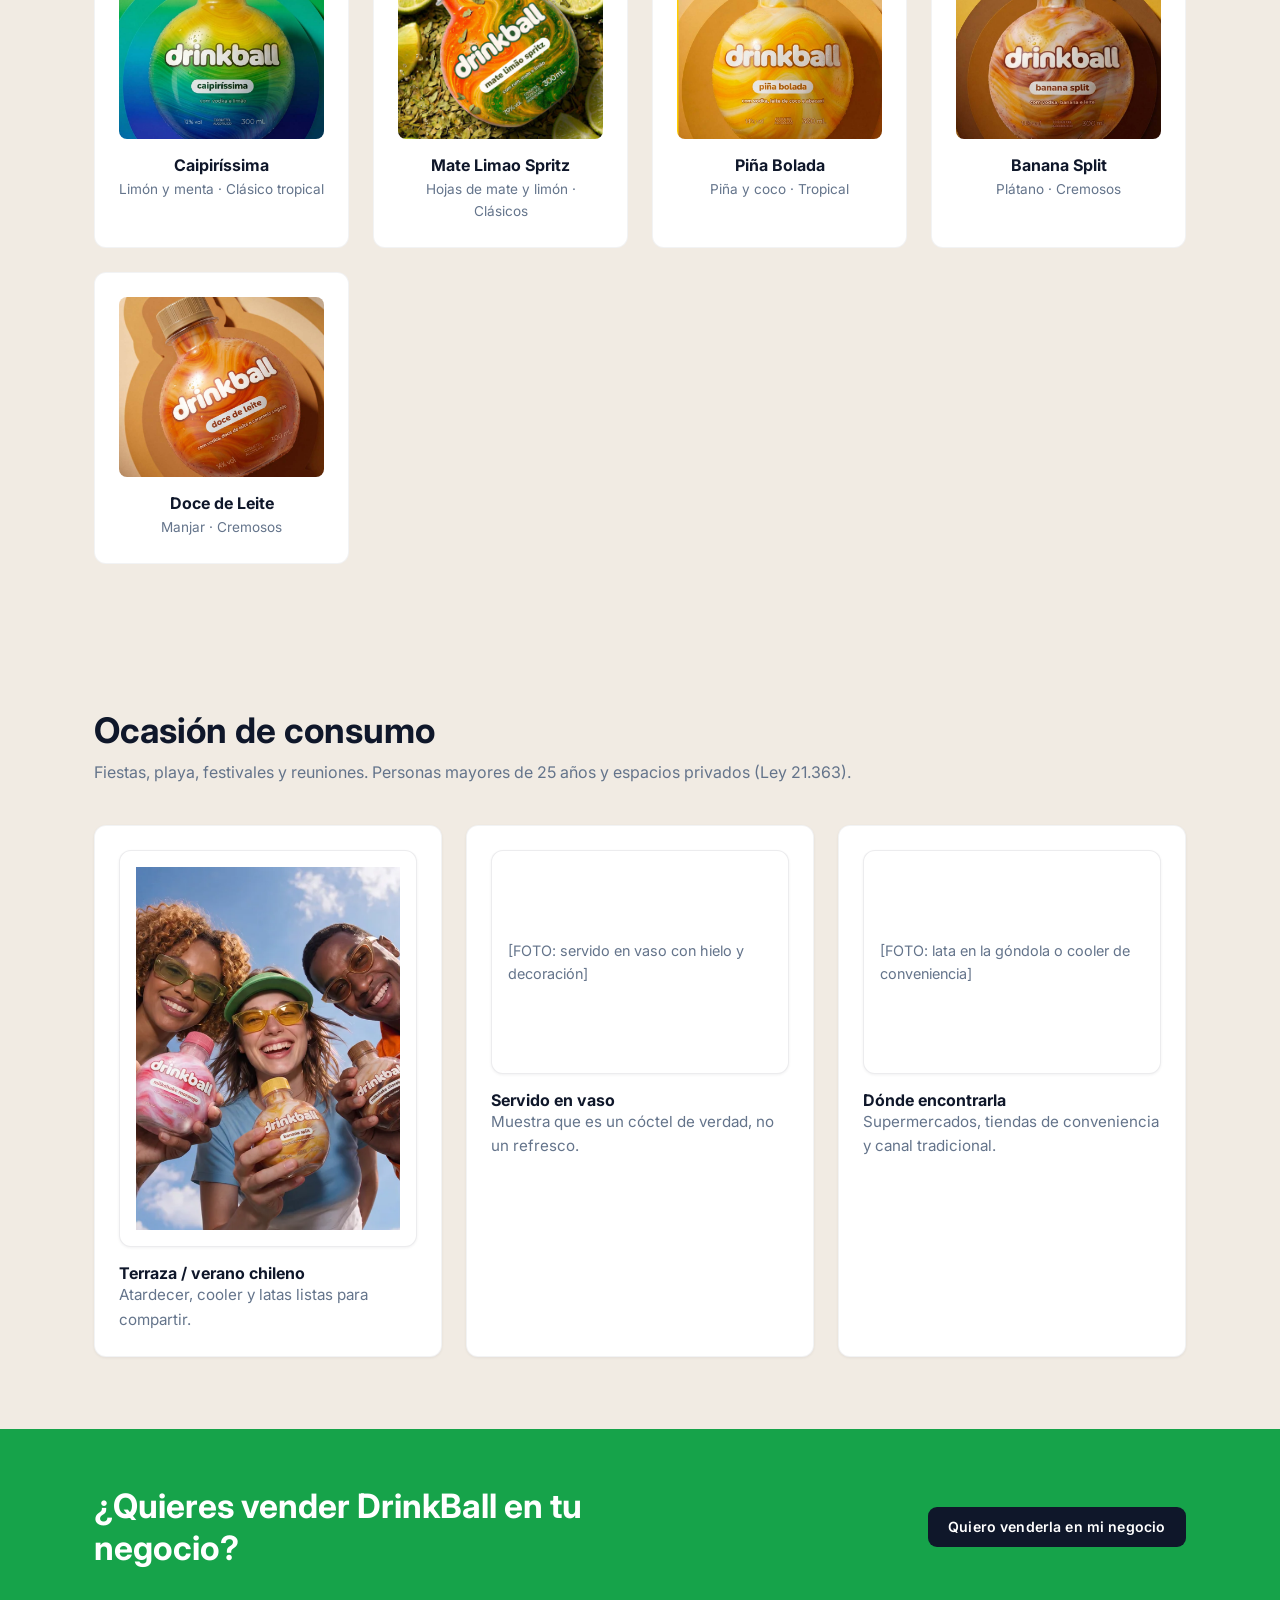
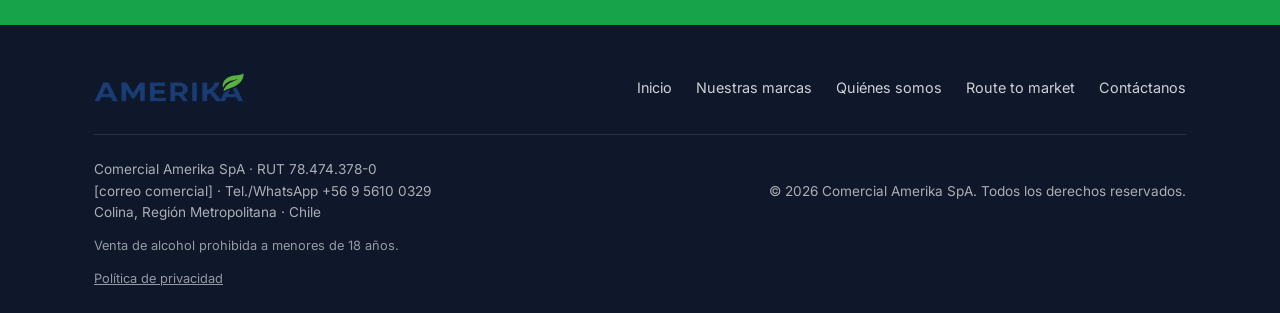
<file: drinkball.html>
<!DOCTYPE html>
<html lang="es">
<head>
  <meta charset="UTF-8">
  <meta name="viewport" content="width=device-width, initial-scale=1.0">
  <title data-i18n="page.drinkball.title">DrinkBall | Comercial Amerika SpA</title>
  <link rel="canonical" href="https://www.comercialamerika.cl/drinkball.html">
  <link rel="icon" type="image/png" href="img/logo.png">
  <meta name="description" data-i18n-content="page.drinkball.desc"
    content="DrinkBall: cócteles listos para beber (RTD) de Comary, Brasil, distribuidos en exclusividad para Chile por Comercial Amerika. Innovación y actitud.">

  <link rel="preconnect" href="https://fonts.googleapis.com">
  <link rel="preconnect" href="https://fonts.gstatic.com" crossorigin>
  <link href="https://fonts.googleapis.com/css2?family=Inter:wght@400;500;600;700;800&display=swap" rel="stylesheet">

  <link rel="stylesheet" href="css/styles.css">
  <link rel="stylesheet" href="css/drinkball.css">
</head>
<body>

  <header class="header">
    <div class="container header-inner">
      <!-- Logo protagonista al centro; los menús se reparten a los lados -->
      <nav class="nav nav-side-left" aria-label="Menú principal izquierda">
          <a href="index.html" data-i18n="nav.home">Inicio</a>
          <a href="marcas.html" class="active" data-i18n="nav.brands">Nuestras marcas</a>
        </nav>

      <a href="index.html" class="logo">
        <img src="img/logo.png" alt="Logo de Comercial Amerika SpA" onerror="this.style.display='none'">
      </a>

      <nav class="nav nav-side-right" aria-label="Menú principal derecha">
          <a href="nosotros.html" data-i18n="nav.about">Quiénes somos</a>
          <a href="route-market.html" data-i18n="nav.route">Route to market</a>

        <div class="lang-switch">
          <button type="button" class="lang-btn active" data-lang="es" aria-pressed="true">ES</button>
          <span>|</span>
          <button type="button" class="lang-btn" data-lang="en" aria-pressed="false">EN</button>
        </div>

        <!-- Botón destacado del menú (ver 3.2 del documento) -->
        <a href="contacto.html" class="btn btn-dark" data-i18n="nav.distribute">Distribuye con nosotros</a>
      </nav>

      <button type="button" class="mobile-toggle" data-i18n-aria-label="nav.menu" aria-label="Menú"
        aria-expanded="false">☰</button>
    </div>
  </header>

  <!-- ========== CONTROL DE EDAD 18+ ==========
       Este aviso aparece al entrar y se guarda en la sesión.
       main.js lo muestra/oculta con las clases .age-modal / .hidden -->
  <div class="age-modal" id="ageModal" role="dialog" aria-modal="true" aria-labelledby="ageTitle">
    <div class="age-modal-content">
      <span class="age-badge">⚠ +18</span>
      <h2 id="ageTitle" data-i18n="age.title">Contenido para mayores de 18 años</h2>
      <p data-i18n="age.text">Esta página muestra bebidas alcohólicas. Su venta está prohibida a menores de 18 años
        (Ley 21.363).</p>
      <div class="age-modal-actions">
        <button type="button" class="btn btn-primary" id="btnAgeYes" data-i18n="age.yes">Sí, soy mayor de 18
          años</button>
        <button type="button" class="btn btn-outline" id="btnAgeNo" data-i18n="age.no">No, salir</button>
      </div>
    </div>
  </div>

  <!-- ========== 1. HERO DE LA MARCA ========== -->
  <section class="page-hero">
    <div class="container">
      <p class="section-label" style="color: var(--color-green);" data-i18n="nav.brands">Nuestras marcas</p>
      <h1>DrinkBall</h1>
      <p style="margin-top: 0.75rem; font-size: 1.15rem; color: var(--color-text-muted); max-width: 560px;"
        data-i18n="db.tagline">Cócteles listos para beber · "Enfría, abre, disfruta"</p>
      <span class="age-badge" style="margin-top: 1rem;" data-i18n="age.badge">⚠ Bebida alcohólica · Solo para mayores de
        18 años</span>

      <div class="hero-actions" style="margin-top: 1.5rem;">
        <a href="contacto.html" class="btn btn-primary" data-i18n="db.cta">Quiero venderla en mi negocio</a>
      </div>
    </div>
  </section>

  <section class="section" style="padding-top: 0;">
    <div class="container">
      <div class="hero-image hero-contain">
        <img src="img/drink-sabores.png" alt="Packshot de DrinkBall" onerror="this.outerHTML='<span>[IMAGEN DESTACADO]</span>'">
      </div>
    </div>
  </section>

  <!-- ========== 2. HISTORIA BREVE ========== -->
  <section class="section" style="padding-top: 0;">
    <div class="container">
      <div class="highlight-box">
        <p data-i18n="db.history">
          DrinkBall es la línea de cócteles listos para beber (RTD) de <strong>Comary</strong>,
          fabricante brasileño de bebidas desde 1952 (más de 70 años de historia).
          Comercial Amerika la importa y distribuye en exclusividad para Chile.
        </p>
      </div>
    </div>
  </section>

  <!-- ========== 3. PORTAFOLIO ========== -->
  <section class="section" style="background: var(--color-cream-dark); padding-top: 3.5rem;">
    <div class="container">
      <h2 data-i18n="db.portfolio.title">Portafolio de sabores</h2>

      <div class="brands-grid">
        <div class="product-card">
          <img src="img/caipirissima.png" alt="Packshot de Caipiríssima" class="product-image" onerror="this.outerHTML='<span>[PACKSHOT: lata Caipiríssima]</span>'">
          <h4 data-i18n="db.f1.name">Caipiríssima</h4>
          <p data-i18n="db.f1.desc">Limón y menta · Clásico tropical</p>
        </div>
        <div class="product-card">
          <img src="img/mate-limao-spritz.png" alt="Packshot de Mate Limao Spritz" class="product-image" onerror="this.outerHTML='<span>[PACKSHOT: lata Mate Limao Spritz]</span>'">
          <h4 data-i18n="db.f2.name">Mate Limao Spritz</h4>
          <p data-i18n="db.f2.desc">Hojas de mate y limón · Clásicos</p>
        </div>
        <div class="product-card">
          <img src="img/pina-bolada.png" alt="Packshot de Piña Bolada" class="product-image" onerror="this.outerHTML='<span>[PACKSHOT: lata Piña Bolada]</span>'">
          <h4 data-i18n="db.f3.name">Piña Bolada</h4>
          <p data-i18n="db.f3.desc">Piña y coco · Tropical</p>
        </div>
        <div class="product-card">
          <img src="img/banana-split.png" alt="Packshot de Banana Split" class="product-image" onerror="this.outerHTML='<span>[PACKSHOT: lata Banana Split]</span>'">
          <h4 data-i18n="db.f4.name">Banana Split</h4>
          <p data-i18n="db.f4.desc">Plátano · Cremosos</p>
        </div>
        <div class="product-card">
          <img src="img/doce-de-leite.png" alt="Packshot de Doce de Leite" class="product-image" onerror="this.outerHTML='<span>[PACKSHOT: lata Doce de Leite]</span>'">
          <h4 data-i18n="db.f5.name">Doce de Leite</h4>
          <p data-i18n="db.f5.desc">Manjar · Cremosos</p>
        </div>
      </div>
    </div>
  </section>

  

  <!-- ========== 5 Y 6. OCASIÓN DE CONSUMO + DÓNDE ENCONTRARLA ========== -->
  <section class="section" style="background: var(--color-cream-dark);">
    <div class="container">
      <h2 data-i18n="db.occasion.title">Ocasión de consumo</h2>
      <p style="color: var(--color-text-muted); margin-top: 0.5rem;" data-i18n="db.occasion.note">
        Fiestas, playa, festivales y reuniones. Personas mayores de 25 años y espacios privados (Ley 21.363).
      </p>

      <div class="cards-grid">
        <div class="card">
          <!-- Mismo recuadro que los otros (hero-image), pero con clase
               fit-contain: la foto se ve completa dentro del hueco, sin
               recortarse ni extender la tarjeta hacia abajo. -->
          <div class="hero-image" style="margin-bottom: 1rem;">
            <img src="img/drinkball02.png" alt="Icono de terraza y verano" class="fit-contain"
              onerror="this.outerHTML='<span>[ICONO: terraza y verano]</span>'">
          </div>
          <h4 data-i18n="db.occ1.title">Terraza / verano chileno</h4>
          <p data-i18n="db.occ1.text">Atardecer, cooler y latas listas para compartir.</p>
        </div>
        <div class="card">
          <div class="hero-image" style="margin-bottom: 1rem;"><span data-i18n="db.occ2.ph">[FOTO: servido en vaso con
              hielo y decoración]</span></div>
          <h4 data-i18n="db.occ2.title">Servido en vaso</h4>
          <p data-i18n="db.occ2.text">Muestra que es un cóctel de verdad, no un refresco.</p>
        </div>
        <div class="card">
          <div class="hero-image" style="margin-bottom: 1rem;"><span data-i18n="db.occ3.ph">[FOTO: lata en la góndola o
              cooler de conveniencia]</span></div>
          <h4 data-i18n="db.occ3.title">Dónde encontrarla</h4>
          <p data-i18n="db.occ3.text">Supermercados, tiendas de conveniencia y canal tradicional.</p>
        </div>
      </div>
    </div>
  </section>

  <!-- ========== 7. LLAMADO FINAL ========== -->
  <section class="cta-banner green">
    <div class="container cta-banner-inner">
      <h2 data-i18n="db.cta2.title">¿Quieres vender DrinkBall en tu negocio?</h2>
      <a href="contacto.html" class="btn btn-dark" data-i18n="db.cta">Quiero venderla en mi negocio</a>
    </div>
  </section>

  <footer class="footer">
    <div class="container">
      <div class="footer-top">
        <img src="img/logo.png" alt="Logo de Comercial Amerika SpA" class="footer-logo" onerror="this.style.display='none'">
        <div class="footer-links">
          <a href="index.html" data-i18n="nav.home">Inicio</a>
          <a href="marcas.html" data-i18n="nav.brands">Nuestras marcas</a>
          <a href="nosotros.html" data-i18n="nav.about">Quiénes somos</a>
          <a href="route-market.html" data-i18n="nav.route">Route to market</a>
          <a href="contacto.html" data-i18n="nav.contact">Contáctanos</a>
        </div>
      </div>
      <div class="footer-bottom">
        <div>
          <span data-i18n="footer.legal">Comercial Amerika SpA · RUT 78.474.378-0</span><br>
          <span data-i18n="footer.contactline">[correo comercial] · Tel./WhatsApp +56 9 5610 0329</span><br>
          <span data-i18n="footer.location">Colina, Región Metropolitana · Chile</span>
        </div>
        <div><span data-i18n="footer.rights">© 2026 Comercial Amerika SpA. Todos los derechos reservados.</span></div>
      </div>
      <p class="footer-age" data-i18n="footer.age">Venta de alcohol prohibida a menores de 18 años.</p>
      <p class="footer-age"><a href="privacidad.html" data-i18n="footer.privacy">Política de privacidad</a></p>
    </div>
  </footer>

  <a href="https://wa.me/56956100329?text=Hola%20Comercial%20Amerika,%20quisiera%20cotizar%20sus%20productos"
    class="whatsapp-float" target="_blank" rel="noopener" data-i18n-aria-label="wa.aria"
    aria-label="Escríbenos por WhatsApp">
    <svg viewBox="0 0 32 32" xmlns="http://www.w3.org/2000/svg">
      <path
        d="M16 .5C7.4.5.5 7.4.5 16c0 2.8.7 5.4 2 7.7L.5 31.5l8-2.1c2.2 1.2 4.8 1.9 7.5 1.9 8.6 0 15.5-6.9 15.5-15.3S24.6.5 16 .5zm0 28.1c-2.5 0-4.8-.7-6.8-1.9l-.5-.3-4.7 1.2 1.3-4.6-.3-.5c-1.3-2.1-2-4.7-2-7.3 0-7 5.7-12.8 12.9-12.8S28.8 8.2 28.8 15.3 23.1 28.6 16 28.6zm7.2-9.6c-.4-.2-2.4-1.2-2.7-1.3-.4-.1-.7-.2-1 .2-.3.4-1.2 1.3-1.5 1.6-.3.3-.5.3-.9.1-.4-.2-1.8-.7-3.4-2.1-1.3-1.1-2.1-2.5-2.4-2.9-.3-.4 0-.6.2-.9.2-.2.4-.5.6-.7.2-.2.3-.4.4-.6.1-.3.1-.5 0-.7-.1-.2-.9-2.2-1.3-3-.3-.8-.6-.7-.9-.7h-.8c-.3 0-.6.1-1 .5-.3.4-1.4 1.3-1.4 3.2s1.4 3.7 1.6 4c.2.3 2.7 4.2 6.6 5.9.9.4 1.6.6 2.2.8 1 .3 1.9.3 2.6.2.8-.1 2.4-1 2.7-1.9.3-.9.3-1.8.2-1.9-.1-.2-.4-.3-.8-.5z" />
    </svg>
  </a>

  <!-- Aviso de cookies (Leyes 19.628 / 21.719): la lógica vive en js/main.js -->
  <div class="cookie-banner" id="cookieBanner" hidden>
    <div class="cookie-inner">
      <p data-i18n="cookies.text">Usamos cookies de medición (Google Analytics) para entender cómo se usa el sitio y mejorarlo. Puedes aceptar o rechazar; más detalles en la <a href="privacidad.html">política de privacidad</a>.</p>
      <div class="cookie-actions">
        <button type="button" class="btn-accept" id="cookieAccept" data-i18n="cookies.accept">Aceptar</button>
        <button type="button" id="cookieReject" data-i18n="cookies.reject">Rechazar</button>
      </div>
    </div>
  </div>

  <script src="js/main.js"></script>
</body>
</html>
</file>
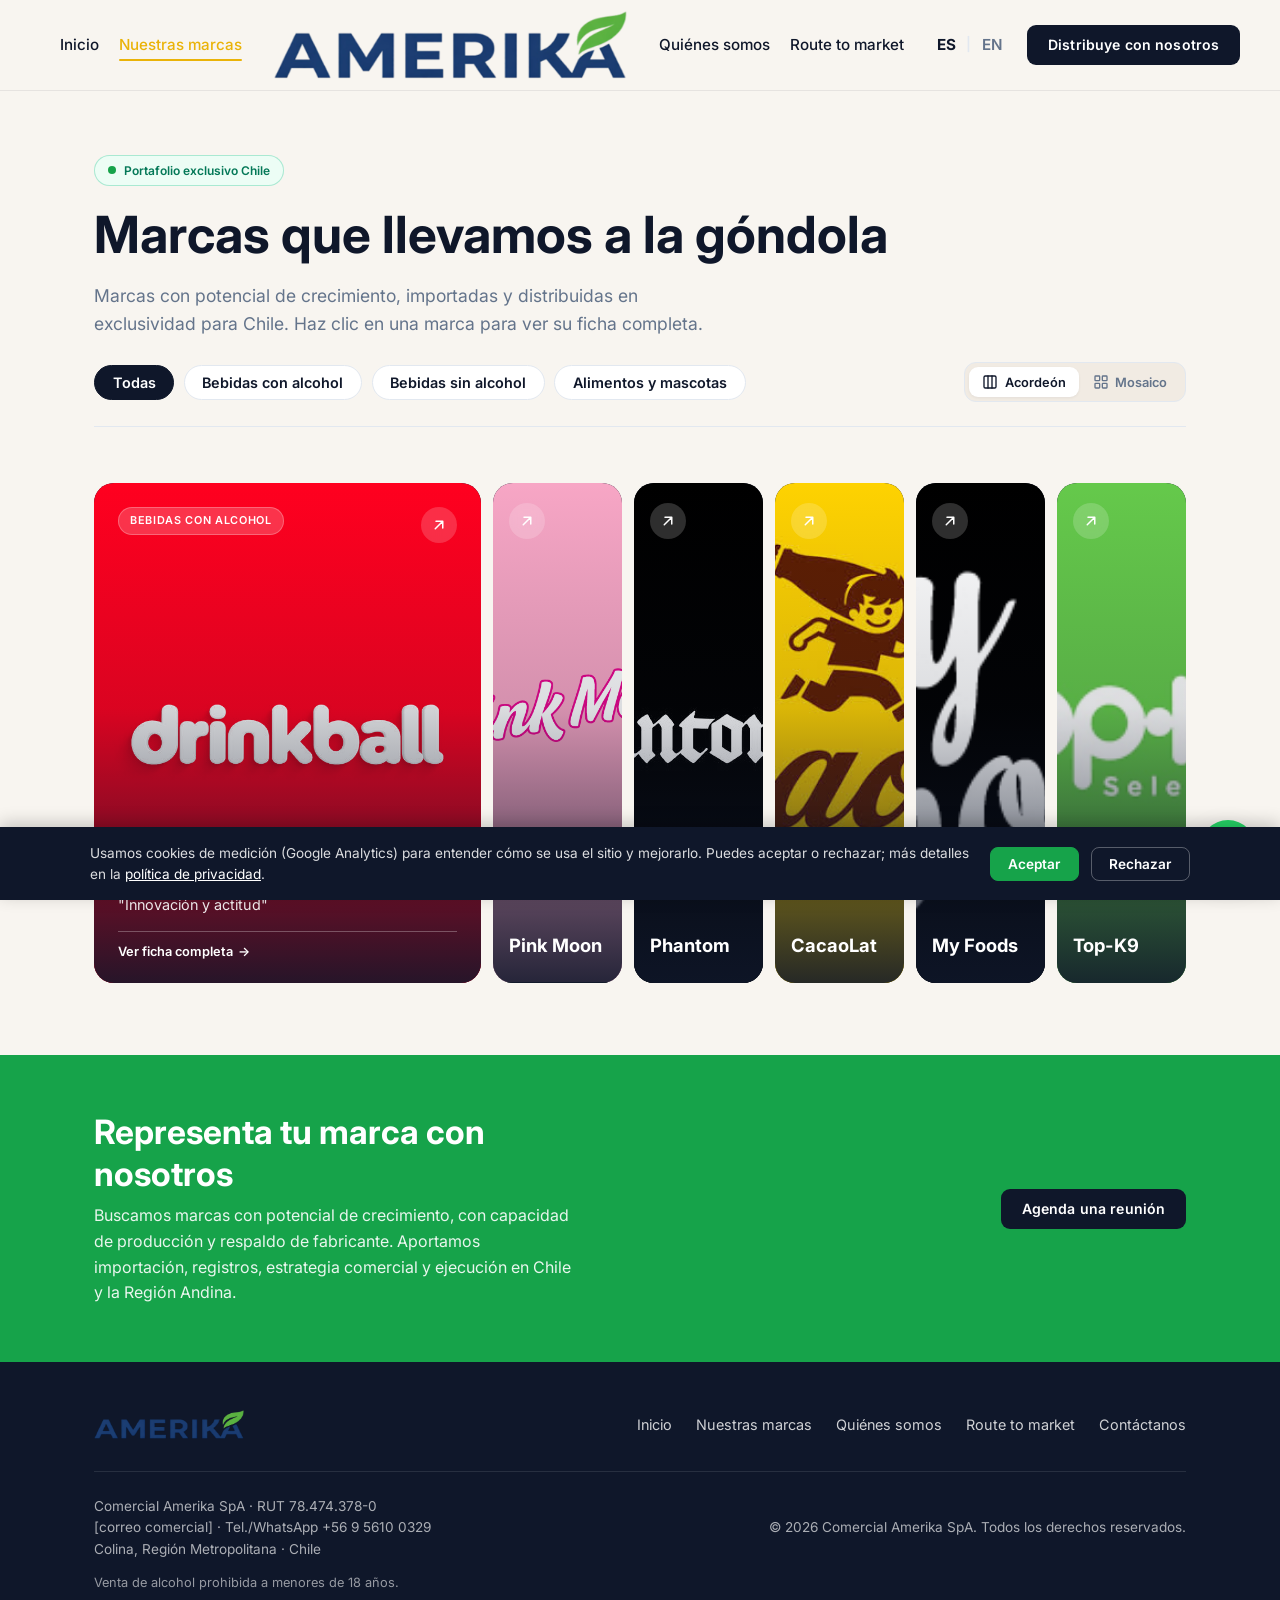
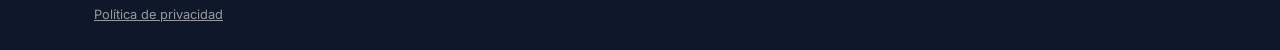
<file: marcas.html>
<!DOCTYPE html>
<html lang="es">
<head>
  <meta charset="UTF-8">
  <meta name="viewport" content="width=device-width, initial-scale=1.0">
  <title data-i18n="page.brands.title">Nuestras marcas | Comercial Amerika SpA</title>
  <link rel="canonical" href="https://www.comercialamerika.cl/marcas.html">
  <link rel="icon" type="image/png" href="img/logo.png">
  <meta name="description" data-i18n-content="page.brands.desc"
    content="Portafolio de marcas de Comercial Amerika: bebidas con alcohol (DrinkBall, Pink Moon), bebidas sin alcohol y alimentos. Importación y distribución en Chile y la Región Andina.">

  <link rel="preconnect" href="https://fonts.googleapis.com">
  <link rel="preconnect" href="https://fonts.gstatic.com" crossorigin>
  <link href="https://fonts.googleapis.com/css2?family=Inter:wght@400;500;600;700;800&display=swap" rel="stylesheet">

  <link rel="stylesheet" href="css/styles.css">
  <link rel="stylesheet" href="css/marcas.css">
  <link rel="stylesheet" href="css/marcas-galeria.css">
</head>
<body>

  <header class="header">
    <div class="container header-inner">
      <!-- Logo protagonista al centro; los menús se reparten a los lados -->
      <nav class="nav nav-side-left" aria-label="Menú principal izquierda">
          <a href="index.html" data-i18n="nav.home">Inicio</a>
          <a href="marcas.html" class="active" data-i18n="nav.brands">Nuestras marcas</a>
        </nav>

      <a href="index.html" class="logo">
        <img src="img/logo.png" alt="Logo de Comercial Amerika SpA" onerror="this.style.display='none'">
      </a>

      <nav class="nav nav-side-right" aria-label="Menú principal derecha">
          <a href="nosotros.html" data-i18n="nav.about">Quiénes somos</a>
          <a href="route-market.html" data-i18n="nav.route">Route to market</a>

        <div class="lang-switch">
          <button type="button" class="lang-btn active" data-lang="es" aria-pressed="true">ES</button>
          <span>|</span>
          <button type="button" class="lang-btn" data-lang="en" aria-pressed="false">EN</button>
        </div>

        <!-- Botón destacado del menú (ver 3.2 del documento) -->
        <a href="contacto.html" class="btn btn-dark" data-i18n="nav.distribute">Distribuye con nosotros</a>
      </nav>

      <button type="button" class="mobile-toggle" data-i18n-aria-label="nav.menu" aria-label="Menú"
        aria-expanded="false">☰</button>
    </div>
  </header>

  <section class="page-hero">
    <div class="container">
      <span class="ga-badge"><span class="ga-dot" aria-hidden="true"></span><span data-i18n="bg.badge">Portafolio exclusivo Chile</span></span>
      <h1 data-i18n="bp.h1">Marcas que llevamos a la góndola</h1>
      <p style="margin-top: 1rem; color: var(--color-text-muted); max-width: 640px;" data-i18n="bp.intro">
        Marcas con potencial de crecimiento, importadas y distribuidas en exclusividad para Chile.
        Haz clic en una marca para ver su ficha completa.
      </p>

      <!-- Controles: filtros por categoría (izquierda) + cambio de vista (derecha) -->
      <div class="ga-controls">
        <div class="brand-filters" role="group" data-i18n-aria-label="bg.filters.label" aria-label="Filtrar por categoría">
          <button type="button" class="active" aria-pressed="true" data-categoria="todas" data-i18n="bp.filter.all">Todas</button>
          <button type="button" aria-pressed="false" data-categoria="alcohol" data-i18n="bp.filter.alcohol">Bebidas con alcohol</button>
          <button type="button" aria-pressed="false" data-categoria="sin-alcohol" data-i18n="bp.filter.noalcohol">Bebidas sin alcohol</button>
          <button type="button" aria-pressed="false" data-categoria="alimentos" data-i18n="bp.filter.alimentos">Alimentos y mascotas</button>
        </div>

        <div class="ga-view" role="group" data-i18n-aria-label="bg.view.label" aria-label="Cambiar vista de la galería">
          <button type="button" id="viewAccordionBtn" aria-pressed="true"><svg viewBox="0 0 24 24" fill="none" stroke="currentColor" stroke-width="2" stroke-linecap="round" stroke-linejoin="round" aria-hidden="true"><rect x="3" y="3" width="18" height="18" rx="2"/><path d="M9 3v18M15 3v18"/></svg><span data-i18n="bg.view.accordion">Acordeón</span></button>
          <button type="button" id="viewGridBtn" aria-pressed="false"><svg viewBox="0 0 24 24" fill="none" stroke="currentColor" stroke-width="2" stroke-linecap="round" stroke-linejoin="round" aria-hidden="true"><rect x="3" y="3" width="7" height="7" rx="1"/><rect x="14" y="3" width="7" height="7" rx="1"/><rect x="3" y="14" width="7" height="7" rx="1"/><rect x="14" y="14" width="7" height="7" rx="1"/></svg><span data-i18n="bg.view.grid">Mosaico</span></button>
        </div>
      </div>
    </div>
  </section>

  <section class="section" style="padding-top: 1.5rem;">
    <div class="container">

      <!-- VISTA 1: ACORDEÓN (por defecto). En escritorio se expande al pasar el mouse; en móvil, al tocar. -->
      <div id="viewAccordion" class="ga-accordion">
        <article class="ga-item is-active" data-categorias="alcohol" data-brand="drinkball" tabindex="0">
          <img class="ga-bg" src="img/drinkball.png" alt="" decoding="async" onerror="this.style.display='none'">
          <div class="ga-shade"></div>
          <div class="ga-top">
            <span class="ga-pill" data-i18n="bp.filter.alcohol">Bebidas con alcohol</span>
            <button type="button" class="ga-arrow" data-open="drinkball"><span class="sr-only"><span data-i18n="bg.open.sr">Ver ficha de</span> DrinkBall</span><svg viewBox="0 0 24 24" width="18" height="18" fill="none" stroke="currentColor" stroke-width="2" stroke-linecap="round" stroke-linejoin="round" aria-hidden="true"><path d="M7 17 17 7M8 7h9v9"/></svg></button>
          </div>
          <div class="ga-bottom">
            <h3 data-i18n="brands.drinkball.name">DrinkBall</h3>
            <p class="ga-desc" data-i18n="bp.card.drinkball">Cócteles listos para beber · Comary, Brasil · "Innovación y actitud"</p>
            <button type="button" class="ga-link" data-open="drinkball"><span data-i18n="bg.open">Ver ficha completa</span> &rarr;</button>
          </div>
        </article>
        <article class="ga-item" data-categorias="alcohol" data-brand="pinkmoon" tabindex="0">
          <img class="ga-bg" src="img/logo-pink-moon.jpg" alt="" loading="lazy" decoding="async" onerror="this.style.display='none'">
          <div class="ga-shade"></div>
          <div class="ga-top">
            <span class="ga-pill" data-i18n="bp.filter.alcohol">Bebidas con alcohol</span>
            <button type="button" class="ga-arrow" data-open="pinkmoon"><span class="sr-only"><span data-i18n="bg.open.sr">Ver ficha de</span> Pink Moon</span><svg viewBox="0 0 24 24" width="18" height="18" fill="none" stroke="currentColor" stroke-width="2" stroke-linecap="round" stroke-linejoin="round" aria-hidden="true"><path d="M7 17 17 7M8 7h9v9"/></svg></button>
          </div>
          <div class="ga-bottom">
            <h3 data-i18n="brands.pinkmoon.name">Pink Moon</h3>
            <p class="ga-desc" data-i18n="bp.card.pinkmoon">Frisante · Comary, Brasil · "Experiencia y estilo"</p>
            <button type="button" class="ga-link" data-open="pinkmoon"><span data-i18n="bg.open">Ver ficha completa</span> &rarr;</button>
          </div>
        </article>
        <article class="ga-item" data-categorias="sin-alcohol" data-brand="phantom" tabindex="0">
          <img class="ga-bg" src="img/Phantom (2).jpg" alt="" loading="lazy" decoding="async" onerror="this.style.display='none'">
          <div class="ga-shade"></div>
          <div class="ga-top">
            <span class="ga-pill" data-i18n="bp.filter.noalcohol">Bebidas sin alcohol</span>
            <button type="button" class="ga-arrow" data-open="phantom"><span class="sr-only"><span data-i18n="bg.open.sr">Ver ficha de</span> Phantom</span><svg viewBox="0 0 24 24" width="18" height="18" fill="none" stroke="currentColor" stroke-width="2" stroke-linecap="round" stroke-linejoin="round" aria-hidden="true"><path d="M7 17 17 7M8 7h9v9"/></svg></button>
          </div>
          <div class="ga-bottom">
            <h3 data-i18n="brands.phantom.name">Phantom</h3>
            <p class="ga-desc" data-i18n="bp.card.phantom">Bebida energética</p>
            <button type="button" class="ga-link" data-open="phantom"><span data-i18n="bg.open">Ver ficha completa</span> &rarr;</button>
          </div>
        </article>
        <article class="ga-item" data-categorias="sin-alcohol" data-brand="cacaolat" tabindex="0">
          <img class="ga-bg" src="img/cacao-lat.jpg" alt="" loading="lazy" decoding="async" onerror="this.style.display='none'">
          <div class="ga-shade"></div>
          <div class="ga-top">
            <span class="ga-pill" data-i18n="bp.filter.noalcohol">Bebidas sin alcohol</span>
            <button type="button" class="ga-arrow" data-open="cacaolat"><span class="sr-only"><span data-i18n="bg.open.sr">Ver ficha de</span> CacaoLat</span><svg viewBox="0 0 24 24" width="18" height="18" fill="none" stroke="currentColor" stroke-width="2" stroke-linecap="round" stroke-linejoin="round" aria-hidden="true"><path d="M7 17 17 7M8 7h9v9"/></svg></button>
          </div>
          <div class="ga-bottom">
            <h3 data-i18n="brands.cacaolat.name">CacaoLat</h3>
            <p class="ga-desc" data-i18n="bp.card.cacaolat">Batidos lácteos de cacao</p>
            <button type="button" class="ga-link" data-open="cacaolat"><span data-i18n="bg.open">Ver ficha completa</span> &rarr;</button>
          </div>
        </article>
        <article class="ga-item" data-categorias="alimentos" data-brand="myfoods" tabindex="0">
          <img class="ga-bg" src="img/logo-b-myfoods.jpg" alt="" loading="lazy" decoding="async" onerror="this.style.display='none'">
          <div class="ga-shade"></div>
          <div class="ga-top">
            <span class="ga-pill" data-i18n="bp.filter.alimentos">Alimentos y mascotas</span>
            <button type="button" class="ga-arrow" data-open="myfoods"><span class="sr-only"><span data-i18n="bg.open.sr">Ver ficha de</span> My Foods</span><svg viewBox="0 0 24 24" width="18" height="18" fill="none" stroke="currentColor" stroke-width="2" stroke-linecap="round" stroke-linejoin="round" aria-hidden="true"><path d="M7 17 17 7M8 7h9v9"/></svg></button>
          </div>
          <div class="ga-bottom">
            <h3 data-i18n="brands.myfoods.name">My Foods</h3>
            <p class="ga-desc" data-i18n="bp.card.myfoods">Alimentos sin gluten</p>
            <button type="button" class="ga-link" data-open="myfoods"><span data-i18n="bg.open">Ver ficha completa</span> &rarr;</button>
          </div>
        </article>
        <article class="ga-item" data-categorias="alimentos" data-brand="topk9" tabindex="0">
          <img class="ga-bg" src="img/top-k9.png" alt="" loading="lazy" decoding="async" onerror="this.style.display='none'">
          <div class="ga-shade"></div>
          <div class="ga-top">
            <span class="ga-pill" data-i18n="bp.filter.alimentos">Alimentos y mascotas</span>
            <button type="button" class="ga-arrow" data-open="topk9"><span class="sr-only"><span data-i18n="bg.open.sr">Ver ficha de</span> Top-K9</span><svg viewBox="0 0 24 24" width="18" height="18" fill="none" stroke="currentColor" stroke-width="2" stroke-linecap="round" stroke-linejoin="round" aria-hidden="true"><path d="M7 17 17 7M8 7h9v9"/></svg></button>
          </div>
          <div class="ga-bottom">
            <h3 data-i18n="brands.topk9.name">Top-K9</h3>
            <p class="ga-desc" data-i18n="bp.card.topk9">Productos para mascotas: arenas, snacks y accesorios</p>
            <button type="button" class="ga-link" data-open="topk9"><span data-i18n="bg.open">Ver ficha completa</span> &rarr;</button>
          </div>
        </article>
      </div>

      <!-- VISTA 2: MOSAICO -->
      <div id="viewGrid" class="gb-grid" hidden>
        <article class="gb-card gb-featured" data-categorias="alcohol">
          <img class="ga-bg" src="img/drinkball.png" alt="" loading="lazy" decoding="async" onerror="this.style.display='none'">
          <div class="ga-shade"></div>
          <div class="ga-top"><span class="ga-pill" data-i18n="bp.filter.alcohol">Bebidas con alcohol</span></div>
          <div class="ga-bottom">
            <h3 data-i18n="brands.drinkball.name">DrinkBall</h3>
            <p class="ga-desc" data-i18n="bp.card.drinkball">Cócteles listos para beber · Comary, Brasil · "Innovación y actitud"</p>
            <button type="button" class="ga-link gb-link" data-open="drinkball"><span data-i18n="bg.details">Ver detalles</span> &rarr;</button>
          </div>
        </article>
        <article class="gb-card" data-categorias="alcohol">
          <img class="ga-bg" src="img/logo-pink-moon.jpg" alt="" loading="lazy" decoding="async" onerror="this.style.display='none'">
          <div class="ga-shade"></div>
          <div class="ga-top"><span class="ga-pill" data-i18n="bp.filter.alcohol">Bebidas con alcohol</span></div>
          <div class="ga-bottom">
            <h3 data-i18n="brands.pinkmoon.name">Pink Moon</h3>
            <p class="ga-desc" data-i18n="bp.card.pinkmoon">Frisante · Comary, Brasil · "Experiencia y estilo"</p>
            <button type="button" class="ga-link gb-link" data-open="pinkmoon"><span data-i18n="bg.details">Ver detalles</span> &rarr;</button>
          </div>
        </article>
        <article class="gb-card" data-categorias="sin-alcohol">
          <img class="ga-bg" src="img/Phantom (2).jpg" alt="" loading="lazy" decoding="async" onerror="this.style.display='none'">
          <div class="ga-shade"></div>
          <div class="ga-top"><span class="ga-pill" data-i18n="bp.filter.noalcohol">Bebidas sin alcohol</span></div>
          <div class="ga-bottom">
            <h3 data-i18n="brands.phantom.name">Phantom</h3>
            <p class="ga-desc" data-i18n="bp.card.phantom">Bebida energética</p>
            <button type="button" class="ga-link gb-link" data-open="phantom"><span data-i18n="bg.details">Ver detalles</span> &rarr;</button>
          </div>
        </article>
        <article class="gb-card" data-categorias="sin-alcohol">
          <img class="ga-bg" src="img/cacao-lat.jpg" alt="" loading="lazy" decoding="async" onerror="this.style.display='none'">
          <div class="ga-shade"></div>
          <div class="ga-top"><span class="ga-pill" data-i18n="bp.filter.noalcohol">Bebidas sin alcohol</span></div>
          <div class="ga-bottom">
            <h3 data-i18n="brands.cacaolat.name">CacaoLat</h3>
            <p class="ga-desc" data-i18n="bp.card.cacaolat">Batidos lácteos de cacao</p>
            <button type="button" class="ga-link gb-link" data-open="cacaolat"><span data-i18n="bg.details">Ver detalles</span> &rarr;</button>
          </div>
        </article>
        <article class="gb-card" data-categorias="alimentos">
          <img class="ga-bg" src="img/logo-b-myfoods.jpg" alt="" loading="lazy" decoding="async" onerror="this.style.display='none'">
          <div class="ga-shade"></div>
          <div class="ga-top"><span class="ga-pill" data-i18n="bp.filter.alimentos">Alimentos y mascotas</span></div>
          <div class="ga-bottom">
            <h3 data-i18n="brands.myfoods.name">My Foods</h3>
            <p class="ga-desc" data-i18n="bp.card.myfoods">Alimentos sin gluten</p>
            <button type="button" class="ga-link gb-link" data-open="myfoods"><span data-i18n="bg.details">Ver detalles</span> &rarr;</button>
          </div>
        </article>
        <article class="gb-card gb-featured" data-categorias="alimentos">
          <img class="ga-bg" src="img/top-k9.png" alt="" loading="lazy" decoding="async" onerror="this.style.display='none'">
          <div class="ga-shade"></div>
          <div class="ga-top"><span class="ga-pill" data-i18n="bp.filter.alimentos">Alimentos y mascotas</span></div>
          <div class="ga-bottom">
            <h3 data-i18n="brands.topk9.name">Top-K9</h3>
            <p class="ga-desc" data-i18n="bp.card.topk9">Productos para mascotas: arenas, snacks y accesorios</p>
            <button type="button" class="ga-link gb-link" data-open="topk9"><span data-i18n="bg.details">Ver detalles</span> &rarr;</button>
          </div>
        </article>
      </div>
    </div>
  </section>

  <!-- FICHA EMERGENTE (un solo <dialog>; el JS muestra el bloque de la marca elegida) -->
  <dialog id="brandDialog" class="ga-dialog">
    <button type="button" class="ga-close" id="brandClose"><svg viewBox="0 0 24 24" width="18" height="18" fill="none" stroke="currentColor" stroke-width="2" stroke-linecap="round" aria-hidden="true"><path d="M6 6l12 12M18 6 6 18"/></svg><span class="sr-only" data-i18n="bg.close">Cerrar</span></button>
    <div class="ga-dialog-inner">
      <div class="ga-detail" data-brand="drinkball" hidden>
        <div class="ga-detail-head">
          <img class="ga-bg" src="img/drinkball.png" alt="" loading="lazy" decoding="async" onerror="this.style.display='none'">
          <div class="ga-shade"></div>
          <div class="ga-detail-text">
            <span class="ga-pill" data-i18n="bp.filter.alcohol">Bebidas con alcohol</span>
            <h2 id="ga-title-drinkball" data-i18n="brands.drinkball.name">DrinkBall</h2>
            <p data-i18n="bp.card.drinkball">Cócteles listos para beber · Comary, Brasil · "Innovación y actitud"</p>
          </div>
        </div>
        <div class="ga-detail-body">
          <div><h3 class="ga-h" data-i18n="bg.modal.about">Sobre la marca</h3><p data-i18n="bg.about.drinkball">Cócteles listos para disfrutar, directo desde Brasil. De Comary, fabricante con más de 70 años de historia (1952).</p></div>
          <dl class="ga-facts"><div><dt data-i18n="bg.modal.origin">Origen</dt><dd data-i18n="bg.country.br">Brasil</dd></div><div><dt data-i18n="bg.modal.maker">Fabricante</dt><dd>Comary</dd></div><div><dt data-i18n="bg.modal.dist">Distribución</dt><dd data-i18n="bg.modal.dist.val">Exclusiva en Chile</dd></div></dl>
          <div><h3 class="ga-h" data-i18n="bg.modal.flavors">Sabores</h3><ul class="ga-chips"><li>Caipiríssima</li><li>Banana Split</li><li>Doce de Leite</li></ul></div>
          <a class="ga-pagelink" href="drinkball.html" data-i18n="bg.modal.page">Ver página de la marca</a>
        </div>
      </div>
      <div class="ga-detail" data-brand="pinkmoon" hidden>
        <div class="ga-detail-head">
          <img class="ga-bg" src="img/logo-pink-moon.jpg" alt="" loading="lazy" decoding="async" onerror="this.style.display='none'">
          <div class="ga-shade"></div>
          <div class="ga-detail-text">
            <span class="ga-pill" data-i18n="bp.filter.alcohol">Bebidas con alcohol</span>
            <h2 id="ga-title-pinkmoon" data-i18n="brands.pinkmoon.name">Pink Moon</h2>
            <p data-i18n="bp.card.pinkmoon">Frisante · Comary, Brasil · "Experiencia y estilo"</p>
          </div>
        </div>
        <div class="ga-detail-body">
          <div><h3 class="ga-h" data-i18n="bg.modal.about">Sobre la marca</h3><p data-i18n="bg.about.pinkmoon">Frisante de Comary, Brasil. Lema de la marca: “Experiencia y estilo”.</p></div>
          <dl class="ga-facts"><div><dt data-i18n="bg.modal.origin">Origen</dt><dd data-i18n="bg.country.br">Brasil</dd></div><div><dt data-i18n="bg.modal.maker">Fabricante</dt><dd>Comary</dd></div><div><dt data-i18n="bg.modal.dist">Distribución</dt><dd data-i18n="bg.modal.dist.val">Exclusiva en Chile</dd></div></dl>
          <a class="ga-pagelink" href="pink-moon.html" data-i18n="bg.modal.page">Ver página de la marca</a>
        </div>
      </div>
      <div class="ga-detail" data-brand="phantom" hidden>
        <div class="ga-detail-head">
          <img class="ga-bg" src="img/Phantom (2).jpg" alt="" loading="lazy" decoding="async" onerror="this.style.display='none'">
          <div class="ga-shade"></div>
          <div class="ga-detail-text">
            <span class="ga-pill" data-i18n="bp.filter.noalcohol">Bebidas sin alcohol</span>
            <h2 id="ga-title-phantom" data-i18n="brands.phantom.name">Phantom</h2>
            <p data-i18n="bp.card.phantom">Bebida energética</p>
          </div>
        </div>
        <div class="ga-detail-body">
          <div><h3 class="ga-h" data-i18n="bg.modal.about">Sobre la marca</h3><p data-i18n="bg.about.phantom">Bebida energética para deportistas y consumidores en general.</p></div>
          <dl class="ga-facts"><div><dt data-i18n="bg.modal.dist">Distribución</dt><dd data-i18n="bg.modal.dist.val">Exclusiva en Chile</dd></div></dl>
        </div>
      </div>
      <div class="ga-detail" data-brand="cacaolat" hidden>
        <div class="ga-detail-head">
          <img class="ga-bg" src="img/cacao-lat.jpg" alt="" loading="lazy" decoding="async" onerror="this.style.display='none'">
          <div class="ga-shade"></div>
          <div class="ga-detail-text">
            <span class="ga-pill" data-i18n="bp.filter.noalcohol">Bebidas sin alcohol</span>
            <h2 id="ga-title-cacaolat" data-i18n="brands.cacaolat.name">CacaoLat</h2>
            <p data-i18n="bp.card.cacaolat">Batidos lácteos de cacao</p>
          </div>
        </div>
        <div class="ga-detail-body">
          <div><h3 class="ga-h" data-i18n="bg.modal.about">Sobre la marca</h3><p data-i18n="bg.about.cacaolat">Creada en 1933 en Barcelona, es considerada uno de los primeros batidos de cacao industrializados del mundo.</p></div>
          <dl class="ga-facts"><div><dt data-i18n="bg.modal.origin">Origen</dt><dd data-i18n="bg.country.es">España</dd></div><div><dt data-i18n="bg.modal.dist">Distribución</dt><dd data-i18n="bg.modal.dist.val">Exclusiva en Chile</dd></div></dl>
        </div>
      </div>
      <div class="ga-detail" data-brand="myfoods" hidden>
        <div class="ga-detail-head">
          <img class="ga-bg" src="img/logo-b-myfoods.jpg" alt="" loading="lazy" decoding="async" onerror="this.style.display='none'">
          <div class="ga-shade"></div>
          <div class="ga-detail-text">
            <span class="ga-pill" data-i18n="bp.filter.alimentos">Alimentos y mascotas</span>
            <h2 id="ga-title-myfoods" data-i18n="brands.myfoods.name">My Foods</h2>
            <p data-i18n="bp.card.myfoods">Alimentos sin gluten</p>
          </div>
        </div>
        <div class="ga-detail-body">
          <div><h3 class="ga-h" data-i18n="bg.modal.about">Sobre la marca</h3><p data-i18n="bg.about.myfoods">Línea de alimentos con foco en alimentación sin gluten.</p></div>
          <dl class="ga-facts"><div><dt data-i18n="bg.modal.dist">Distribución</dt><dd data-i18n="bg.modal.dist.val">Exclusiva en Chile</dd></div></dl>
        </div>
      </div>
      <div class="ga-detail" data-brand="topk9" hidden>
        <div class="ga-detail-head">
          <img class="ga-bg" src="img/top-k9.png" alt="" loading="lazy" decoding="async" onerror="this.style.display='none'">
          <div class="ga-shade"></div>
          <div class="ga-detail-text">
            <span class="ga-pill" data-i18n="bp.filter.alimentos">Alimentos y mascotas</span>
            <h2 id="ga-title-topk9" data-i18n="brands.topk9.name">Top-K9</h2>
            <p data-i18n="bp.card.topk9">Productos para mascotas: arenas, snacks y accesorios</p>
          </div>
        </div>
        <div class="ga-detail-body">
          <div><h3 class="ga-h" data-i18n="bg.modal.about">Sobre la marca</h3><p data-i18n="bg.about.topk9">Productos para mascotas, con foco en alimentos y accesorios para perros y gatos.</p></div>
          <dl class="ga-facts"><div><dt data-i18n="bg.modal.dist">Distribución</dt><dd data-i18n="bg.modal.dist.val">Exclusiva en Chile</dd></div></dl>
        </div>
      </div>
      <div class="ga-dialog-foot">
        <span data-i18n="bg.modal.cta">¿Interesado en comercializar esta marca?</span>
        <a class="btn btn-dark" href="contacto.html" data-i18n="bg.modal.btn">Consultar por esta marca</a>
      </div>
    </div>
  </dialog>

  <!-- ========== REPRESENTA TU MARCA CON NOSOTROS ========== -->
  <section class="cta-banner green">
    <div class="container cta-banner-inner">
      <div>
        <h2 data-i18n="representa.title">Representa tu marca con nosotros</h2>
        <p style="color: rgba(255,255,255,0.9); margin-top: 0.5rem; max-width: 480px;" data-i18n="representa.text">
          Buscamos marcas con potencial de crecimiento, con capacidad de producción y respaldo de fabricante.
          Aportamos importación, registros, estrategia comercial y ejecución en Chile y la Región Andina.
        </p>
      </div>
      <a href="contacto.html" class="btn btn-dark" data-i18n="cta.button">Agenda una reunión</a>
    </div>
  </section>

  <footer class="footer">
    <div class="container">
      <div class="footer-top">
        <img src="img/logo.png" alt="Logo de Comercial Amerika SpA" class="footer-logo" onerror="this.style.display='none'">
        <div class="footer-links">
          <a href="index.html" data-i18n="nav.home">Inicio</a>
          <a href="marcas.html" data-i18n="nav.brands">Nuestras marcas</a>
          <a href="nosotros.html" data-i18n="nav.about">Quiénes somos</a>
          <a href="route-market.html" data-i18n="nav.route">Route to market</a>
          <a href="contacto.html" data-i18n="nav.contact">Contáctanos</a>
        </div>
      </div>
      <div class="footer-bottom">
        <div>
          <span data-i18n="footer.legal">Comercial Amerika SpA · RUT 78.474.378-0</span><br>
          <span data-i18n="footer.contactline">[correo comercial] · Tel./WhatsApp +56 9 5610 0329</span><br>
          <span data-i18n="footer.location">Colina, Región Metropolitana · Chile</span>
        </div>
        <div><span data-i18n="footer.rights">© 2026 Comercial Amerika SpA. Todos los derechos reservados.</span></div>
      </div>
      <p class="footer-age" data-i18n="footer.age">Venta de alcohol prohibida a menores de 18 años.</p>
      <p class="footer-age"><a href="privacidad.html" data-i18n="footer.privacy">Política de privacidad</a></p>
    </div>
  </footer>

  <a href="https://wa.me/56956100329?text=Hola%20Comercial%20Amerika,%20quisiera%20cotizar%20sus%20productos"
    class="whatsapp-float" target="_blank" rel="noopener" data-i18n-aria-label="wa.aria"
    aria-label="Escríbenos por WhatsApp">
    <svg viewBox="0 0 32 32" xmlns="http://www.w3.org/2000/svg">
      <path
        d="M16 .5C7.4.5.5 7.4.5 16c0 2.8.7 5.4 2 7.7L.5 31.5l8-2.1c2.2 1.2 4.8 1.9 7.5 1.9 8.6 0 15.5-6.9 15.5-15.3S24.6.5 16 .5zm0 28.1c-2.5 0-4.8-.7-6.8-1.9l-.5-.3-4.7 1.2 1.3-4.6-.3-.5c-1.3-2.1-2-4.7-2-7.3 0-7 5.7-12.8 12.9-12.8S28.8 8.2 28.8 15.3 23.1 28.6 16 28.6zm7.2-9.6c-.4-.2-2.4-1.2-2.7-1.3-.4-.1-.7-.2-1 .2-.3.4-1.2 1.3-1.5 1.6-.3.3-.5.3-.9.1-.4-.2-1.8-.7-3.4-2.1-1.3-1.1-2.1-2.5-2.4-2.9-.3-.4 0-.6.2-.9.2-.2.4-.5.6-.7.2-.2.3-.4.4-.6.1-.3.1-.5 0-.7-.1-.2-.9-2.2-1.3-3-.3-.8-.6-.7-.9-.7h-.8c-.3 0-.6.1-1 .5-.3.4-1.4 1.3-1.4 3.2s1.4 3.7 1.6 4c.2.3 2.7 4.2 6.6 5.9.9.4 1.6.6 2.2.8 1 .3 1.9.3 2.6.2.8-.1 2.4-1 2.7-1.9.3-.9.3-1.8.2-1.9-.1-.2-.4-.3-.8-.5z" />
    </svg>
  </a>

  <!-- Aviso de cookies (Leyes 19.628 / 21.719): la lógica vive en js/main.js -->
  <div class="cookie-banner" id="cookieBanner" hidden>
    <div class="cookie-inner">
      <p data-i18n="cookies.text">Usamos cookies de medición (Google Analytics) para entender cómo se usa el sitio y mejorarlo. Puedes aceptar o rechazar; más detalles en la <a href="privacidad.html">política de privacidad</a>.</p>
      <div class="cookie-actions">
        <button type="button" class="btn-accept" id="cookieAccept" data-i18n="cookies.accept">Aceptar</button>
        <button type="button" id="cookieReject" data-i18n="cookies.reject">Rechazar</button>
      </div>
    </div>
  </div>

  <script src="js/main.js"></script>
  <script src="js/marcas-galeria.js"></script>
</body>
</html>
</file>
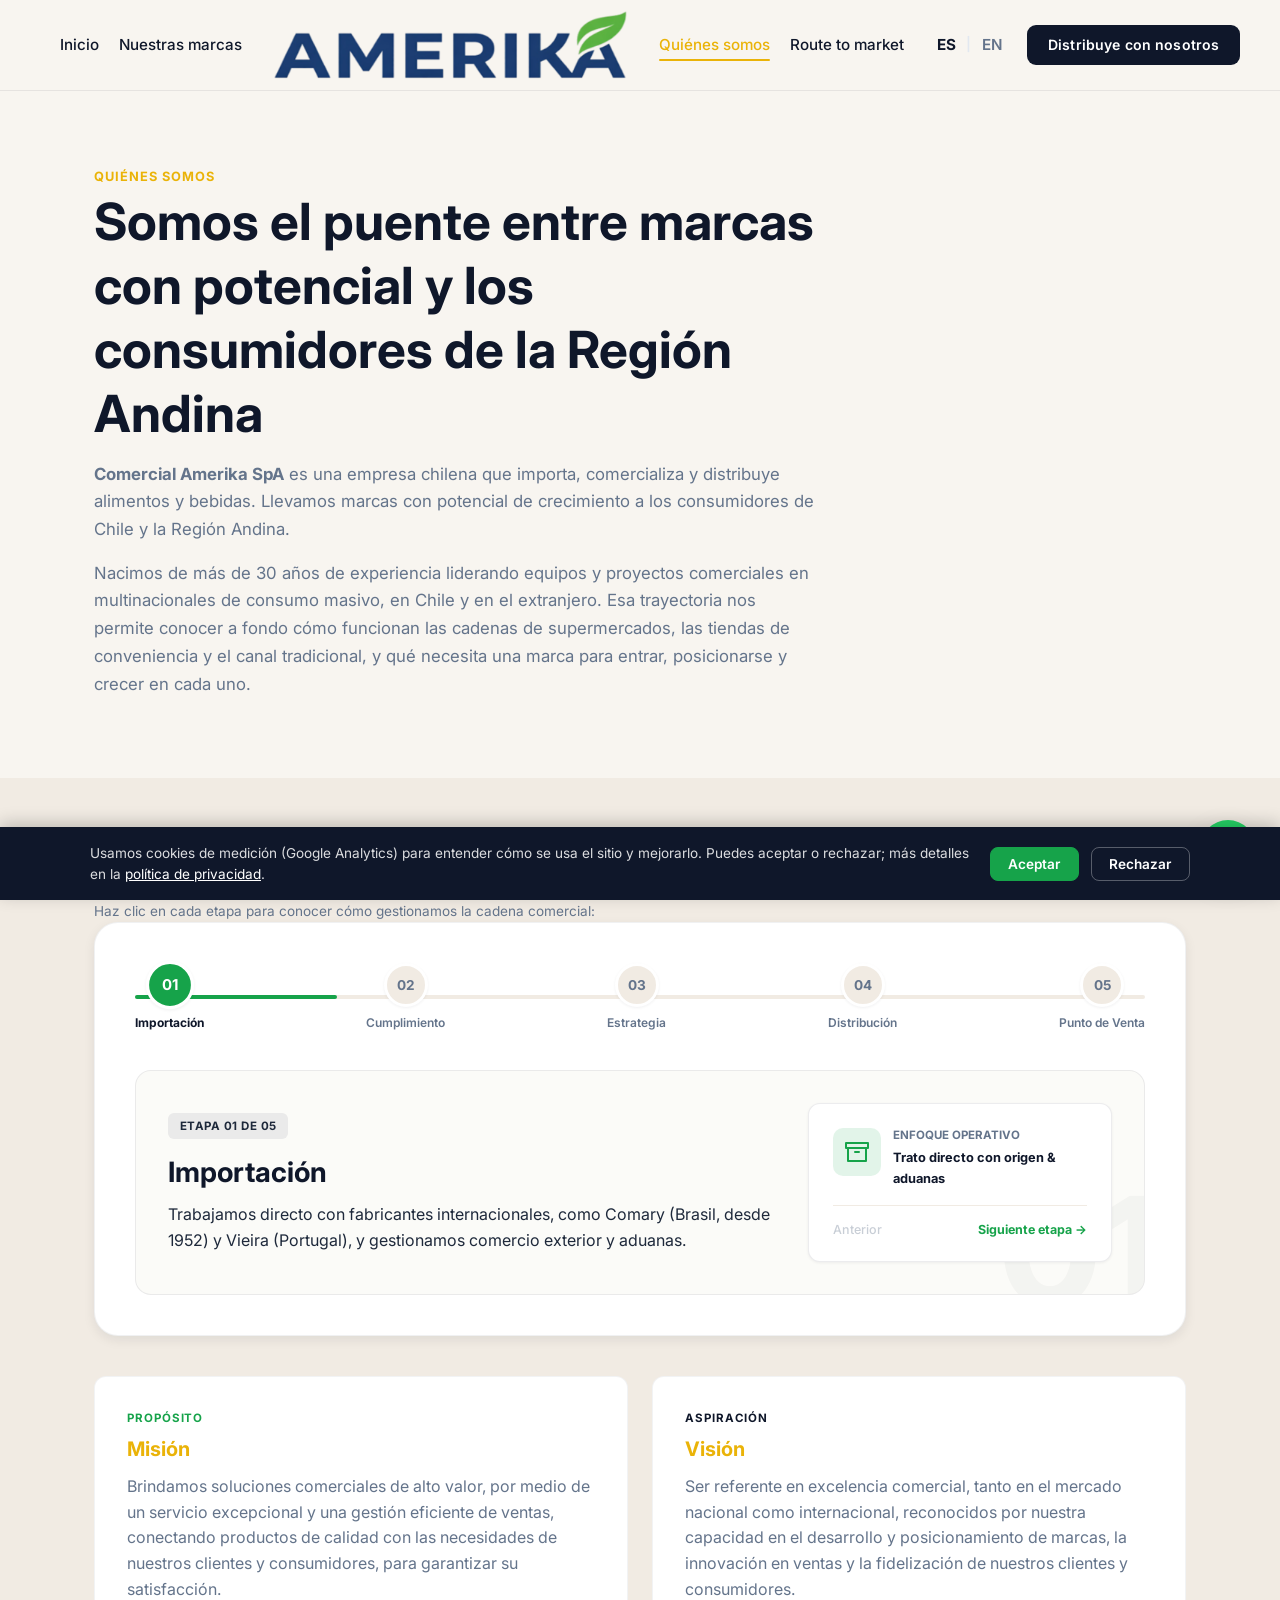
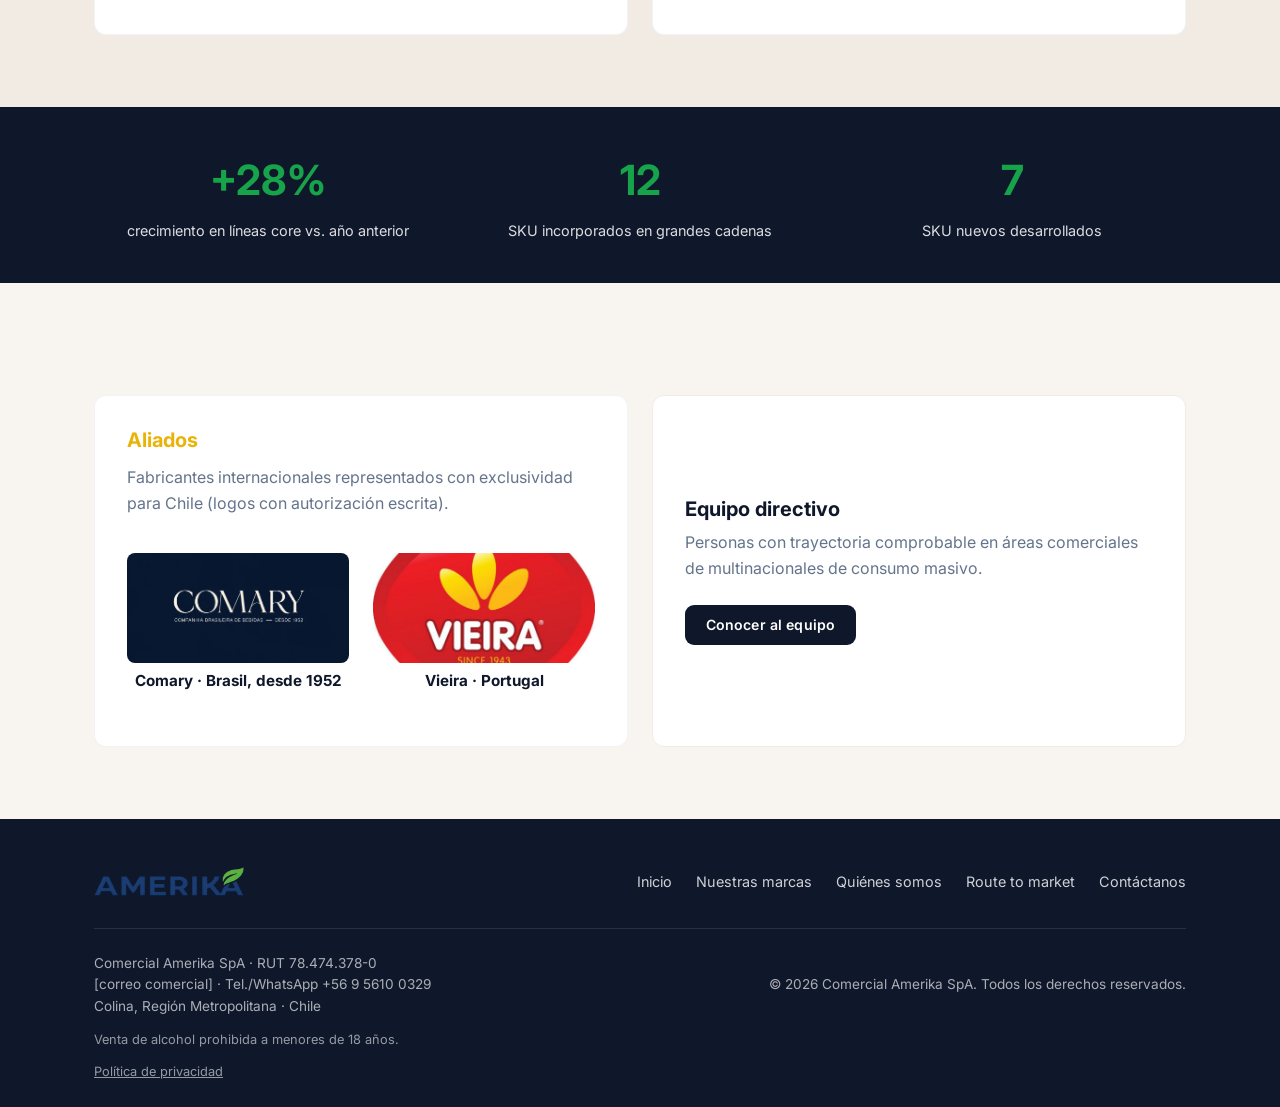
<file: nosotros.html>
<!DOCTYPE html>
<html lang="es">

<head>
  <meta charset="UTF-8">
  <meta name="viewport" content="width=device-width, initial-scale=1.0">
  <title data-i18n="page.about.title">Quiénes somos | Comercial Amerika SpA</title>
  <link rel="canonical" href="https://www.comercialamerika.cl/nosotros.html">
  <link rel="icon" type="image/png" href="img/logo.png">
  <meta name="description" data-i18n-content="page.about.desc"
    content="Importador y distribuidor de alimentos y bebidas con más de 30 años de experiencia en consumo masivo. Conoce la historia de Comercial Amerika SpA y su equipo.">

  <link rel="preconnect" href="https://fonts.googleapis.com">
  <link rel="preconnect" href="https://fonts.gstatic.com" crossorigin>
  <link href="https://fonts.googleapis.com/css2?family=Inter:wght@400;500;600;700;800&display=swap" rel="stylesheet">

  <link rel="stylesheet" href="css/styles.css">
  <link rel="stylesheet" href="css/nosotros.css">
</head>

<body>

  <!-- ========== HEADER (idéntico al de todas las páginas) ========== -->
  <header class="header">
    <div class="container header-inner">
      <!-- Logo protagonista al centro; los menús se reparten a los lados -->
      <nav class="nav nav-side-left" aria-label="Menú principal izquierda">
        <a href="index.html" data-i18n="nav.home">Inicio</a>
        <a href="marcas.html" data-i18n="nav.brands">Nuestras marcas</a>
      </nav>

      <a href="index.html" class="logo">
        <img src="img/logo.png" alt="Logo de Comercial Amerika SpA" onerror="this.style.display='none'">
      </a>

      <nav class="nav nav-side-right" aria-label="Menú principal derecha">
        <a href="nosotros.html" class="active" data-i18n="nav.about">Quiénes somos</a>
        <a href="route-market.html" data-i18n="nav.route">Route to market</a>

        <div class="lang-switch">
          <button type="button" class="lang-btn active" data-lang="es" aria-pressed="true">ES</button>
          <span>|</span>
          <button type="button" class="lang-btn" data-lang="en" aria-pressed="false">EN</button>
        </div>

        <!-- Botón destacado del menú (ver 3.2 del documento) -->
        <a href="contacto.html" class="btn btn-dark" data-i18n="nav.distribute">Distribuye con nosotros</a>
      </nav>

      <button type="button" class="mobile-toggle" data-i18n-aria-label="nav.menu" aria-label="Menú"
        aria-expanded="false">☰</button>
    </div>
  </header>

  <main>

    <!-- ========== INTRO: HISTORIA Y PROPÓSITO ========== -->
    <section class="section" style="padding-bottom: 2rem;">
      <div class="container">
        <div class="ns-intro">
          <span class="section-label" data-i18n="about.label">Quiénes somos</span>
          <h1 data-i18n="about.h1">Somos el puente entre marcas con potencial y los consumidores de la Región Andina</h1>
          <p><strong>Comercial Amerika SpA</strong> es una empresa chilena que importa, comercializa y distribuye
            alimentos y bebidas. Llevamos marcas con potencial de crecimiento a los consumidores de Chile y la Región
            Andina.</p>
          <p data-i18n="about.history.p2">
            Nacimos de más de 30 años de experiencia liderando equipos y proyectos comerciales en multinacionales
            de consumo masivo, en Chile y en el extranjero. Esa trayectoria nos permite conocer a fondo cómo funcionan
            las cadenas de supermercados, las tiendas de conveniencia y el canal tradicional, y qué necesita una marca
            para entrar, posicionarse y crecer en cada uno.
          </p>
        </div>
      </div>
    </section>

    <!-- ========== A QUÉ NOS DEDICAMOS (STEPPER INTERACTIVO) ========== -->
    <section class="section" style="background: var(--color-cream-dark);">
      <div class="container">
        <h2 data-i18n="about.dedicated.title">A qué nos dedicamos</h2>
        <p style="color: var(--color-text-muted); font-size: 0.85rem; margin-top: 0.4rem;">
          Haz clic en cada etapa para conocer cómo gestionamos la cadena comercial:
        </p>

        <div class="ns-stepper">

          <!-- Pasos interactivos (desktop) -->
          <div class="ns-steps-wrap">
            <div class="ns-steps-rail"></div>
            <div class="ns-progress" id="nsProgress"></div>

            <div class="ns-steps">
              <button type="button" class="ns-step is-active" data-step="1">
                <div class="ns-circle">01</div>
                <span class="ns-label">Importación</span>
              </button>
              <button type="button" class="ns-step" data-step="2">
                <div class="ns-circle">02</div>
                <span class="ns-label">Cumplimiento</span>
              </button>
              <button type="button" class="ns-step" data-step="3">
                <div class="ns-circle">03</div>
                <span class="ns-label">Estrategia</span>
              </button>
              <button type="button" class="ns-step" data-step="4">
                <div class="ns-circle">04</div>
                <span class="ns-label">Distribución</span>
              </button>
              <button type="button" class="ns-step" data-step="5">
                <div class="ns-circle">05</div>
                <span class="ns-label">Punto de Venta</span>
              </button>
            </div>
          </div>

          <!-- Píldoras (móvil y tablet) -->
          <div class="ns-pills">
            <button type="button" class="ns-pill is-active" data-step="1">1. Importación</button>
            <button type="button" class="ns-pill" data-step="2">2. Cumplimiento</button>
            <button type="button" class="ns-pill" data-step="3">3. Estrategia</button>
            <button type="button" class="ns-pill" data-step="4">4. Distribución</button>
            <button type="button" class="ns-pill" data-step="5">5. Punto de Venta</button>
          </div>

          <!-- Tarjeta de contenido -->
          <div class="ns-card" id="nsCard">
            <span class="ns-watermark" id="nsWatermark">01</span>

            <div class="ns-card-grid">
              <div>
                <span class="ns-badge" id="nsBadge">ETAPA 01 DE 05</span>
                <h3 id="nsTitle">Importación</h3>
                <p id="nsDesc">
                  Trabajamos directo con fabricantes internacionales, como Comary (Brasil, desde 1952) y
                  Vieira (Portugal), y gestionamos comercio exterior y aduanas.
                </p>
              </div>

              <div class="ns-tag">
                <div class="ns-tag-head">
                  <div class="ns-icon" id="nsIcon">
                    <!-- ícono de la etapa 1 (el JS lo cambia) -->
                    <svg viewBox="0 0 24 24" xmlns="http://www.w3.org/2000/svg">
                      <path d="M21 8V21H3V8M1 3h22v5H1zM10 12h4" />
                    </svg>
                  </div>
                  <div>
                    <h4 class="ns-tag-title" id="nsTagTitle">Enfoque Operativo</h4>
                    <p class="ns-tag-desc" id="nsTagDesc">Trato directo con origen &amp; aduanas</p>
                  </div>
                </div>

                <div class="nav-dots">
                  <button type="button" id="nsPrev" disabled>Anterior</button>
                  <button type="button" id="nsNext">Siguiente etapa →</button>
                </div>
              </div>
            </div>
          </div>
        </div>

        <!-- Misión / Visión: se corrigió el orden (la misión es lo que hacen hoy,
             la visión es a dónde aspiran). Ver nota del documento 4.3. -->
        <div class="mv-grid">
          <div class="mv-box">
            <span class="ns-eyebrow green" data-i18n="about.mission.eyebrow">Propósito</span>
            <h3 data-i18n="about.mission">Misión</h3>
            <p style="color: var(--color-text-muted);" data-i18n="about.mission.text">
              Brindamos soluciones comerciales de alto valor, por medio de un servicio excepcional y una gestión
              eficiente de ventas, conectando productos de calidad con las necesidades de nuestros clientes y
              consumidores, para garantizar su satisfacción.
            </p>
          </div>
          <div class="mv-box">
            <span class="ns-eyebrow blue" data-i18n="about.vision.eyebrow">Aspiración</span>
            <h3 data-i18n="about.vision">Visión</h3>
            <p style="color: var(--color-text-muted);" data-i18n="about.vision.text">
              Ser referente en excelencia comercial, tanto en el mercado nacional como internacional, reconocidos por
              nuestra capacidad en el desarrollo y posicionamiento de marcas, la innovación en ventas y la
              fidelización de nuestros clientes y consumidores.
            </p>
          </div>
        </div>
      </div>
    </section>

    <!-- ========== CIFRAS Y RESULTADOS ========== -->
    <div class="stats-band">
      <div class="container stats-band-grid">
        <div><strong>+28%</strong><span data-i18n="about.r1.lbl">crecimiento en líneas core vs. año anterior</span></div>
        <div><strong>12</strong><span data-i18n="about.r2.lbl">SKU incorporados en grandes cadenas</span></div>
        <div><strong>7</strong><span data-i18n="about.r3.lbl">SKU nuevos desarrollados</span></div>
      </div>
    </div>

    <!-- ========== ALIADOS Y EQUIPO ========== -->
    <section class="section">
      <div class="container">
        <div class="mv-grid">
          <!-- Aliados: fabricantes representados, con su autorización -->
          <div class="mv-box">
            <h3 data-i18n="about.ally.title">Aliados</h3>
            <p style="color: var(--color-text-muted); margin-bottom: 1.25rem;" data-i18n="about.ally.intro">
              Fabricantes internacionales representados con exclusividad para Chile (logos con autorización escrita).
            </p>
            <div class="features-grid" style="margin-top: 0;">
              <div class="feature-item" style="padding: 1rem 0;">
                <div class="brand-logo-full">
                  <img src="img/comary-logo.webp" alt="Logo de Comary"
                    onerror="this.outerHTML='<span>[LOGO COMARY]</span>'">
                </div>
                <h4 style="font-size: 0.95rem;" data-i18n="about.ally.comary">Comary · Brasil, desde 1952</h4>
              </div>
              <div class="feature-item" style="padding: 1rem 0;">
                <div class="brand-logo-full">
                  <img src="img/Vieira_Logo.svg.webp" alt="Logo de Vieira"
                    onerror="this.outerHTML='<span>[LOGO VIEIRA]</span>'">
                </div>
                <h4 style="font-size: 0.95rem;" data-i18n="about.ally.vieira">Vieira · Portugal</h4>
              </div>
            </div>
          </div>

          <!-- Botón que abre el modal del equipo -->
          <div class="mv-box"
            style="background: white; border: 1px solid var(--color-cream-dark); display: flex; flex-direction: column; justify-content: center;">
            <h3 style="color: var(--color-navy); margin-bottom: 0.5rem;" data-i18n="about.team.title">Equipo directivo
            </h3>
            <p style="color: var(--color-text-muted); margin-bottom: 1.5rem;" data-i18n="about.team.text">
              Personas con trayectoria comprobable en áreas comerciales de multinacionales de consumo masivo.
            </p>
            <button type="button" id="btnOpenTeam" class="btn btn-dark" style="align-self: flex-start; cursor: pointer;"
              data-i18n="about.team.cta">
              Conocer al equipo
            </button>
          </div>
        </div>
      </div>
    </section>

    <!-- ========== MODAL DEL EQUIPO (misma funcionalidad de siempre) ========== -->
    <div id="teamModal" class="custom-modal">
      <div class="custom-modal-content">
        <span class="custom-modal-close" id="btnCloseTeam" role="button" tabindex="0" data-i18n-aria-label="common.close"
          aria-label="Cerrar">&times;</span>
        <h2 style="text-align: center; margin-bottom: 2rem; color: var(--color-navy);" data-i18n="about.team.modal.title">
          Equipo directivo</h2>

        <div class="organigrama-container">

          <!-- Nivel 1: Gerente General -->
          <div class="org-level">
            <div class="org-card org-primary">
              <img src="img/personas/IgnacioMorales.png" alt="Foto de Ignacio Morales" class="org-img">
              <h4>Ignacio Morales G</h4>
              <p data-i18n="role.ceo">Gerente General</p>
            </div>
          </div>

          <div class="org-line-vertical"></div>

          <!-- Nivel 2: Gerentes -->
          <div class="org-level org-flex-row">
            <div class="org-branch">
              <div class="org-card">
                <img src="img/personas/LilianGonzalez.png" alt="Foto de Lilian Gonzalez" class="org-img">
                <h4>Lilian Gonzalez F</h4>
                <p data-i18n="role.commercial">Gerente Comercial</p>
              </div>
              <div class="org-line-vertical-small"></div>

              <div class="org-sub-level">
                <div class="org-card org-small">
                  <img src="img/personas/DavidFuentes.png" alt="Foto de David Fuentes" class="org-img">
                  <h4>David Fuentes</h4>
                  <p data-i18n="role.community">Community Manager</p>
                </div>
              </div>
            </div>

            <div class="org-branch">
              <div class="org-card">
                <img src="img/personas/AlejandroCabrera.png" alt="Foto de Alejandro Cabrera" class="org-img">
                <h4>Alejandro Cabrera</h4>
                <p data-i18n="role.supply">Jefe Supply</p>
              </div>
            </div>
          </div>
        </div>
      </div>
    </div>

  </main>

  <!-- ========== FOOTER (idéntico al de todas las páginas) ========== -->
  <footer class="footer">
    <div class="container">
      <div class="footer-top">
        <img src="img/logo.png" alt="Logo de Comercial Amerika SpA" class="footer-logo"
          onerror="this.style.display='none'">
        <div class="footer-links">
          <a href="index.html" data-i18n="nav.home">Inicio</a>
          <a href="marcas.html" data-i18n="nav.brands">Nuestras marcas</a>
          <a href="nosotros.html" data-i18n="nav.about">Quiénes somos</a>
          <a href="route-market.html" data-i18n="nav.route">Route to market</a>
          <a href="contacto.html" data-i18n="nav.contact">Contáctanos</a>
        </div>
      </div>
      <div class="footer-bottom">
        <div>
          <span data-i18n="footer.legal">Comercial Amerika SpA · RUT 78.474.378-0</span><br>
          <span data-i18n="footer.contactline">[correo comercial] · Tel./WhatsApp +56 9 5610 0329</span><br>
          <span data-i18n="footer.location">Colina, Región Metropolitana · Chile</span>
        </div>
        <div><span data-i18n="footer.rights">© 2026 Comercial Amerika SpA. Todos los derechos reservados.</span></div>
      </div>
      <p class="footer-age" data-i18n="footer.age">Venta de alcohol prohibida a menores de 18 años.</p>
      <p class="footer-age"><a href="privacidad.html" data-i18n="footer.privacy">Política de privacidad</a></p>
    </div>
  </footer>

  <a href="https://wa.me/56956100329?text=Hola%20Comercial%20Amerika,%20quisiera%20cotizar%20sus%20productos"
    class="whatsapp-float" target="_blank" rel="noopener" data-i18n-aria-label="wa.aria"
    aria-label="Escríbenos por WhatsApp">
    <svg viewBox="0 0 32 32" xmlns="http://www.w3.org/2000/svg">
      <path
        d="M16 .5C7.4.5.5 7.4.5 16c0 2.8.7 5.4 2 7.7L.5 31.5l8-2.1c2.2 1.2 4.8 1.9 7.5 1.9 8.6 0 15.5-6.9 15.5-15.3S24.6.5 16 .5zm0 28.1c-2.5 0-4.8-.7-6.8-1.9l-.5-.3-4.7 1.2 1.3-4.6-.3-.5c-1.3-2.1-2-4.7-2-7.3 0-7 5.7-12.8 12.9-12.8S28.8 8.2 28.8 15.3 23.1 28.6 16 28.6zm7.2-9.6c-.4-.2-2.4-1.2-2.7-1.3-.4-.1-.7-.2-1 .2-.3.4-1.2 1.3-1.5 1.6-.3.3-.5.3-.9.1-.4-.2-1.8-.7-3.4-2.1-1.3-1.1-2.1-2.5-2.4-2.9-.3-.4 0-.6.2-.9.2-.2.4-.5.6-.7.2-.2.3-.4.4-.6.1-.3.1-.5 0-.7-.1-.2-.9-2.2-1.3-3-.3-.8-.6-.7-.9-.7h-.8c-.3 0-.6.1-1 .5-.3.4-1.4 1.3-1.4 3.2s1.4 3.7 1.6 4c.2.3 2.7 4.2 6.6 5.9.9.4 1.6.6 2.2.8 1 .3 1.9.3 2.6.2.8-.1 2.4-1 2.7-1.9.3-.9.3-1.8.2-1.9-.1-.2-.4-.3-.8-.5z" />
    </svg>
  </a>

  <!-- Aviso de cookies (Leyes 19.628 / 21.719): la lógica vive en js/main.js -->
  <div class="cookie-banner" id="cookieBanner" hidden>
    <div class="cookie-inner">
      <p data-i18n="cookies.text">Usamos cookies de medición (Google Analytics) para entender cómo se usa el sitio y
        mejorarlo. Puedes aceptar o rechazar; más detalles en la <a href="privacidad.html">política de privacidad</a>.
      </p>
      <div class="cookie-actions">
        <button type="button" class="btn-accept" id="cookieAccept" data-i18n="cookies.accept">Aceptar</button>
        <button type="button" id="cookieReject" data-i18n="cookies.reject">Rechazar</button>
      </div>
    </div>
  </div>

  <script src="js/main.js"></script>

  <!-- ========== LÓGICA DEL COMPONENTE DINÁMICO ========== -->
  <script>
    (function () {
      // Íconos SVG de cada etapa (sin librerías externas, trazo al estilo Lucide)
      var ICONS = {
        ship:
          '<path d="M2 21a8.5 8.5 0 0 0 4.5-.5"/><path d="M21.5 20.5a8.5 8.5 0 0 1-4.5-.5"/><path d="M12 2v8"/><path d="M6 12a6 6 0 0 0 12 0"/><path d="M4 19c1.5 1 3 .5 4.5 0s3-1 4.5-1 3 .5 4.5 1 3 1 4.5 0"/>',
        filecheck:
          '<path d="M15 2H6a2 2 0 0 0-2 2v16a2 2 0 0 0 2 2h12a2 2 0 0 0 2-2V7z"/><path d="M14 2v4a2 2 0 0 0 2 2h4"/><path d="M9 15l2 2 4-4"/>',
        trending:
          '<path d="M3 17l6-6 4 4 8-8"/><path d="M15 7h6v6"/>',
        truck:
          '<path d="M1 3h15v13H1z"/><path d="M16 8h4l3 3v5h-7z"/><circle cx="5.5" cy="19.5" r="2"/><circle cx="18.5" cy="19.5" r="2"/>',
        bag:
          '<path d="M6 2L3 6v14a2 2 0 0 0 2 2h14a2 2 0 0 0 2-2V6l-3-4z"/><path d="M3 6h18"/><path d="M16 10a4 4 0 0 1-8 0"/>'
      };

      // Datos de las 5 etapas (mismos textos de la versión anterior)
      var dataSteps = {
        1: {
          title: "Importación",
          desc: "Trabajamos directo con fabricantes internacionales, como Comary (Brasil, desde 1952) y Vieira (Portugal), y gestionamos comercio exterior y aduanas.",
          icon: "ship",
          tagTitle: "Comercio Exterior",
          tagDesc: "Trato directo con orígenes en Brasil y Portugal."
        },
        2: {
          title: "Registros y cumplimiento",
          desc: "Tramitamos registros ante SAG, SEREMI de Salud, Aduanas y la autoridad municipal. Adecuamos etiquetado y sellos desde el origen.",
          icon: "filecheck",
          tagTitle: "Regulación Local",
          tagDesc: "Cumplimiento normativo y rotulado desde origen."
        },
        3: {
          title: "Estrategia comercial",
          desc: "Definimos posicionamiento, precios por canal, surtido y planes promocionales de cada marca.",
          icon: "trending",
          tagTitle: "Estrategia B2B",
          tagDesc: "Precios por canal y arquitectura de marca."
        },
        4: {
          title: "Distribución",
          desc: "Llegamos a supermercados, conveniencia, canal tradicional, mayoristas, HORECA y tiendas especializadas, desde nuestra bodega en Colina.",
          icon: "truck",
          tagTitle: "Logística Central",
          tagDesc: "Despacho directo desde bodega en Colina."
        },
        5: {
          title: "Ejecución en el punto de venta",
          desc: "Lanzamientos, degustaciones, activaciones y trade marketing para que el producto rote.",
          icon: "bag",
          tagTitle: "Trade Marketing",
          tagDesc: "Rotación activa del producto en góndola."
        }
      };

      var PCT = { 1: "20%", 2: "40%", 3: "60%", 4: "80%", 5: "100%" };

      var stepBtns = document.querySelectorAll(".ns-step");
      var pills = document.querySelectorAll(".ns-pill");
      var progress = document.getElementById("nsProgress");
      var watermark = document.getElementById("nsWatermark");
      var badge = document.getElementById("nsBadge");
      var titleEl = document.getElementById("nsTitle");
      var descEl = document.getElementById("nsDesc");
      var iconEl = document.getElementById("nsIcon");
      var tagTitle = document.getElementById("nsTagTitle");
      var tagDesc = document.getElementById("nsTagDesc");
      var prevBtn = document.getElementById("nsPrev");
      var nextBtn = document.getElementById("nsNext");

      function updateUI(step) {
        var current = parseInt(step, 10);
        var data = dataSteps[current];

        // 1) Progreso de la línea verde
        progress.style.width = PCT[current];

        // 2) Timeline desktop: activo / pasadas / futuras
        stepBtns.forEach(function (b) {
          var s = parseInt(b.getAttribute("data-step"), 10);
          b.classList.toggle("is-active", s === current);
          b.classList.toggle("is-past", s < current);
        });

        // 3) Píldoras móviles
        pills.forEach(function (p) {
          p.classList.toggle("is-active", parseInt(p.getAttribute("data-step"), 10) === current);
        });

        // 4) Contenido de la tarjeta
        watermark.textContent = current < 10 ? "0" + current : current;
        badge.textContent = "ETAPA 0" + current + " DE 05";
        titleEl.textContent = data.title;
        descEl.textContent = data.desc;
        tagTitle.textContent = data.tagTitle;
        tagDesc.textContent = data.tagDesc;
        iconEl.innerHTML =
          '<svg viewBox="0 0 24 24" xmlns="http://www.w3.org/2000/svg">' + ICONS[data.icon] + "</svg>";

        // 5) Botones
        prevBtn.disabled = current === 1;
        nextBtn.textContent = current === 5 ? "Volver al inicio" : "Siguiente etapa →";
      }

      stepBtns.forEach(function (b) { b.addEventListener("click", function () { updateUI(b.getAttribute("data-step")); }); });
      pills.forEach(function (p) { p.addEventListener("click", function () { updateUI(p.getAttribute("data-step")); }); });
      prevBtn.addEventListener("click", function () {
        var c = parseInt(watermark.textContent, 10);
        if (c > 1) updateUI(c - 1);
      });
      nextBtn.addEventListener("click", function () {
        var c = parseInt(watermark.textContent, 10);
        updateUI(c < 5 ? c + 1 : 1);
      });
    })();
  </script>
</body>

</html>
</file>
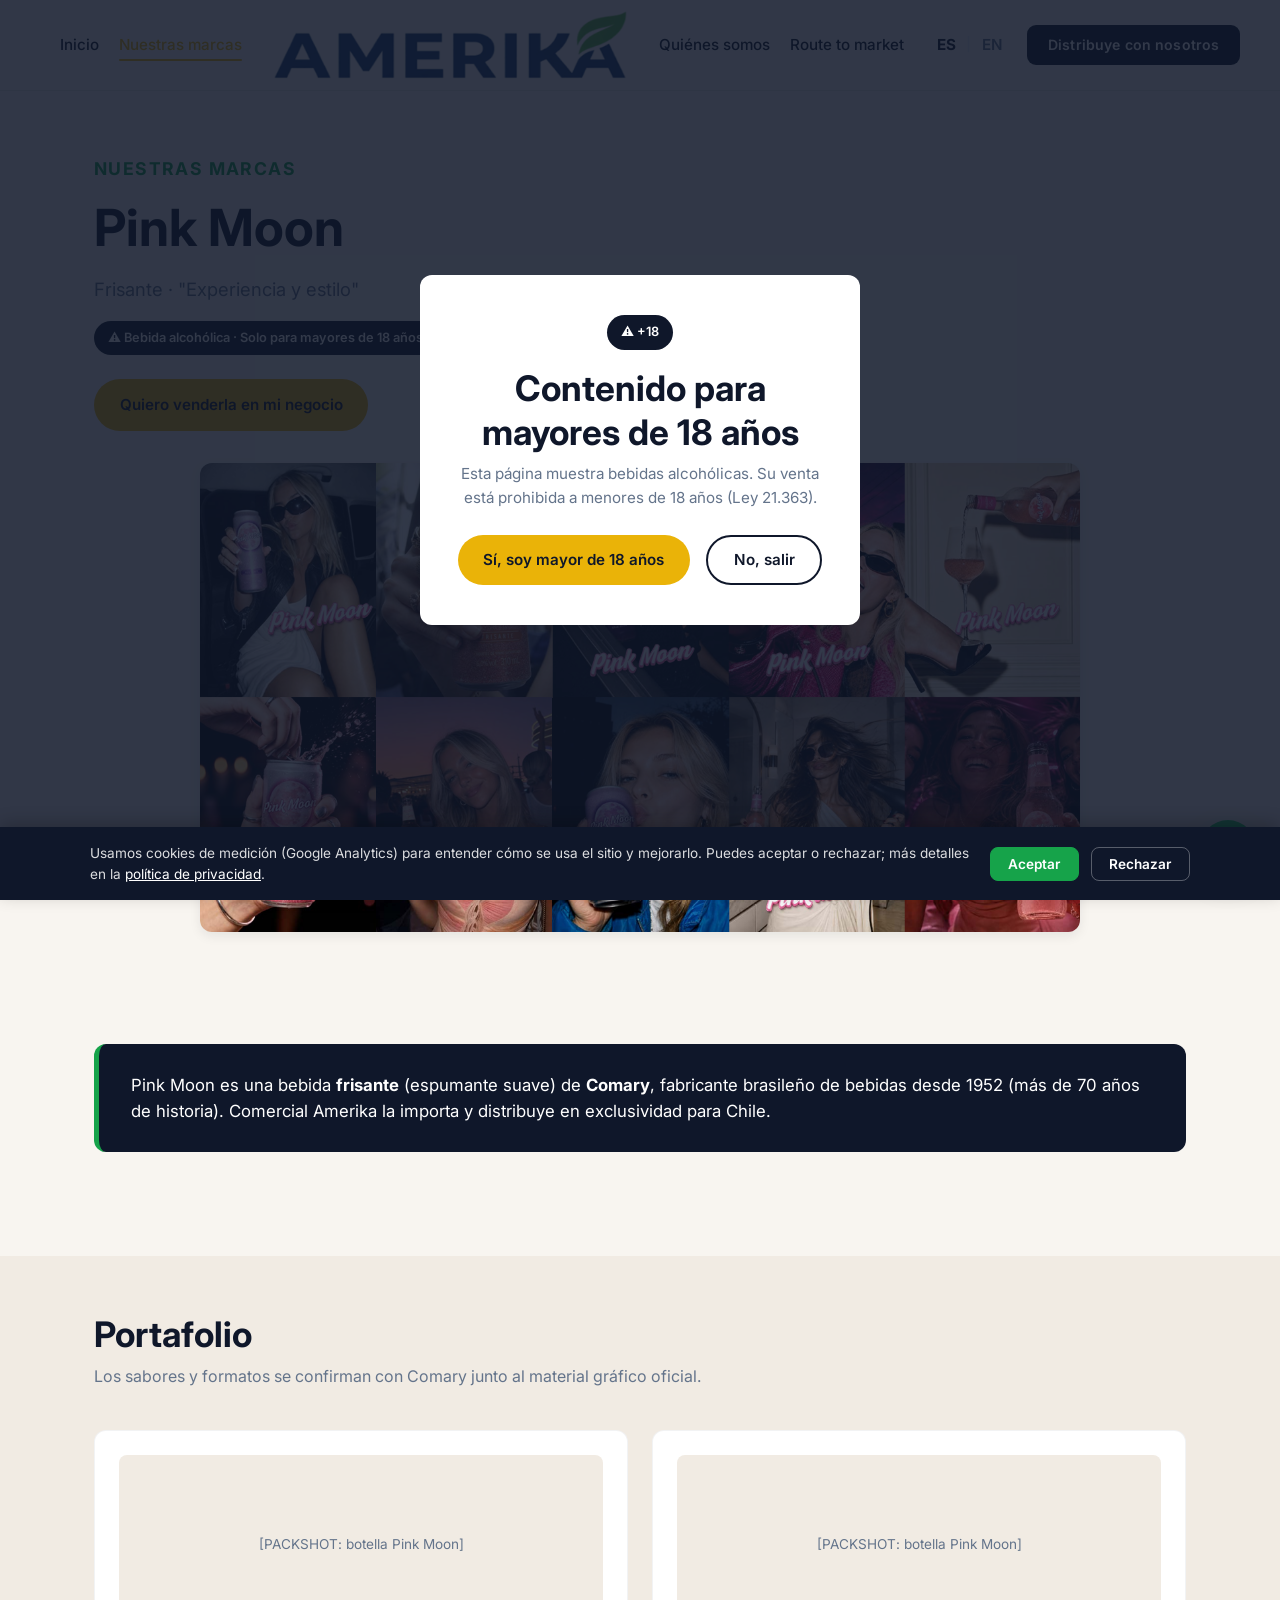
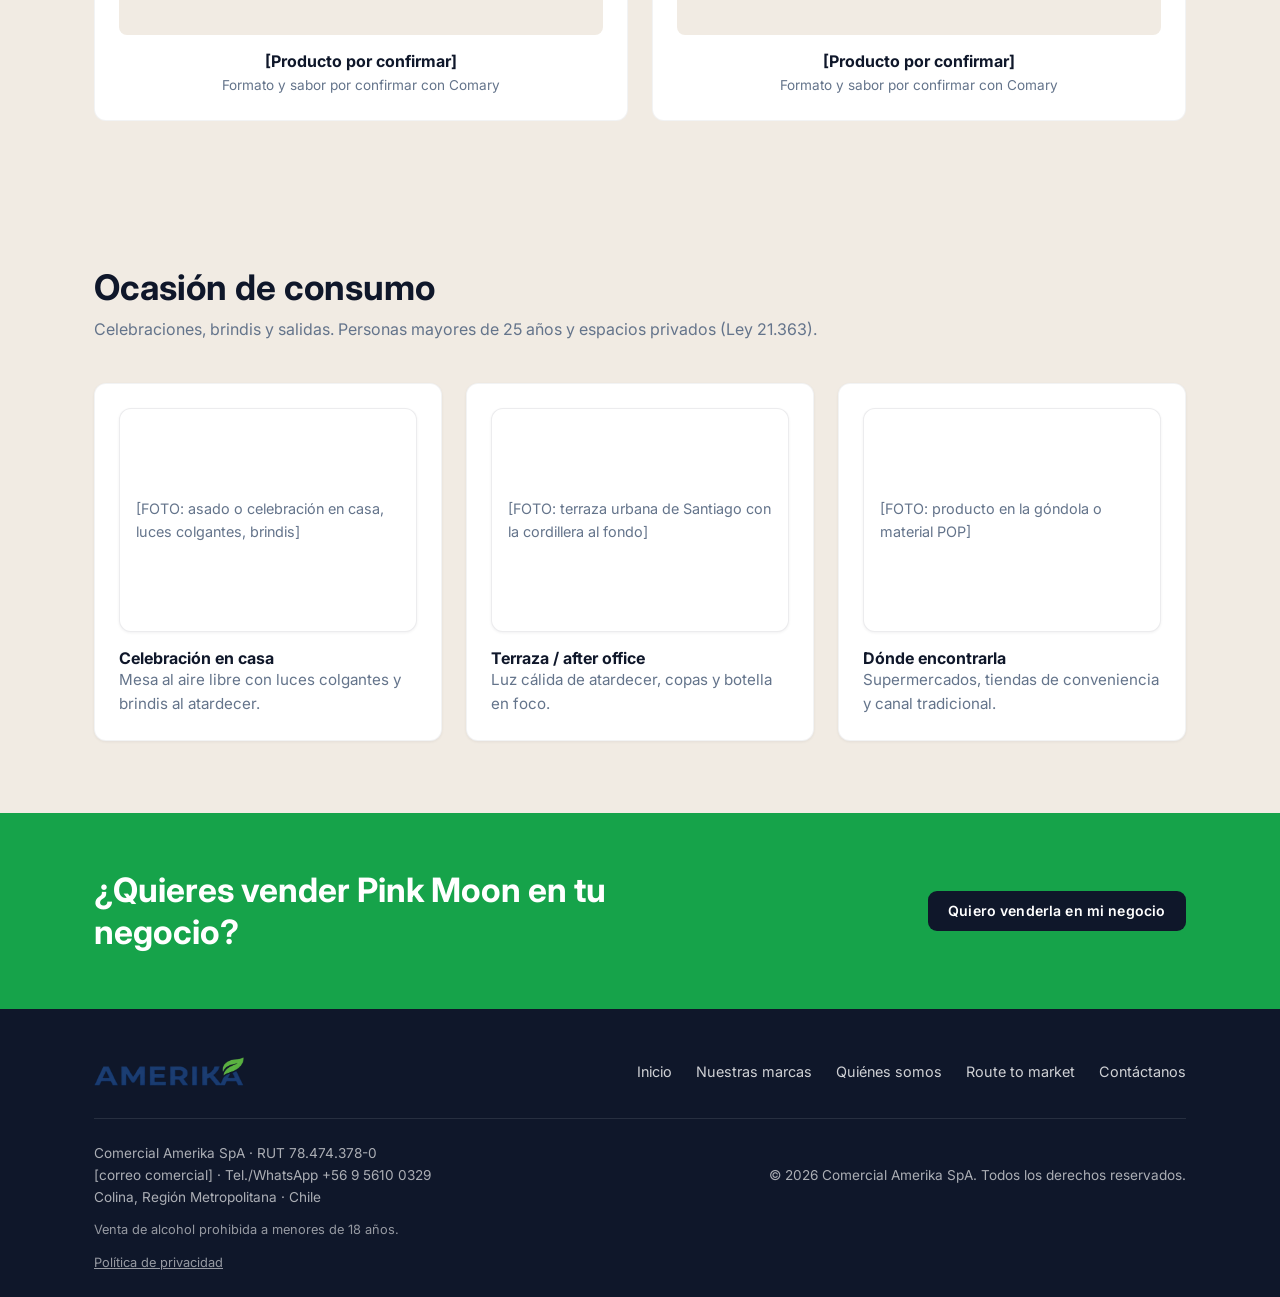
<file: pink-moon.html>
<!DOCTYPE html>
<html lang="es">
<head>
  <meta charset="UTF-8">
  <meta name="viewport" content="width=device-width, initial-scale=1.0">
  <title data-i18n="page.pinkmoon.title">Pink Moon | Comercial Amerika SpA</title>
  <link rel="canonical" href="https://www.comercialamerika.cl/pink-moon.html">
  <link rel="icon" type="image/png" href="img/logo.png">
  <meta name="description" data-i18n-content="page.pinkmoon.desc"
    content="Pink Moon: bebida frisante de Comary, Brasil, distribuida en exclusividad para Chile por Comercial Amerika. Experiencia y estilo.">

  <link rel="preconnect" href="https://fonts.googleapis.com">
  <link rel="preconnect" href="https://fonts.gstatic.com" crossorigin>
  <link href="https://fonts.googleapis.com/css2?family=Inter:wght@400;500;600;700;800&display=swap" rel="stylesheet">

  <link rel="stylesheet" href="css/styles.css">
  <link rel="stylesheet" href="css/pink-moon.css">
</head>
<body>

  <header class="header">
    <div class="container header-inner">
      <!-- Logo protagonista al centro; los menús se reparten a los lados -->
      <nav class="nav nav-side-left" aria-label="Menú principal izquierda">
          <a href="index.html" data-i18n="nav.home">Inicio</a>
          <a href="marcas.html" class="active" data-i18n="nav.brands">Nuestras marcas</a>
        </nav>

      <a href="index.html" class="logo">
        <img src="img/logo.png" alt="Logo de Comercial Amerika SpA" onerror="this.style.display='none'">
      </a>

      <nav class="nav nav-side-right" aria-label="Menú principal derecha">
          <a href="nosotros.html" data-i18n="nav.about">Quiénes somos</a>
          <a href="route-market.html" data-i18n="nav.route">Route to market</a>

        <div class="lang-switch">
          <button type="button" class="lang-btn active" data-lang="es" aria-pressed="true">ES</button>
          <span>|</span>
          <button type="button" class="lang-btn" data-lang="en" aria-pressed="false">EN</button>
        </div>

        <!-- Botón destacado del menú (ver 3.2 del documento) -->
        <a href="contacto.html" class="btn btn-dark" data-i18n="nav.distribute">Distribuye con nosotros</a>
      </nav>

      <button type="button" class="mobile-toggle" data-i18n-aria-label="nav.menu" aria-label="Menú"
        aria-expanded="false">☰</button>
    </div>
  </header>

  <!-- ========== CONTROL DE EDAD 18+ ========== -->
  <div class="age-modal" id="ageModal" role="dialog" aria-modal="true" aria-labelledby="ageTitle">
    <div class="age-modal-content">
      <span class="age-badge">⚠ +18</span>
      <h2 id="ageTitle" data-i18n="age.title">Contenido para mayores de 18 años</h2>
      <p data-i18n="age.text">Esta página muestra bebidas alcohólicas. Su venta está prohibida a menores de 18 años
        (Ley 21.363).</p>
      <div class="age-modal-actions">
        <button type="button" class="btn btn-primary" id="btnAgeYes" data-i18n="age.yes">Sí, soy mayor de 18
          años</button>
        <button type="button" class="btn btn-outline" id="btnAgeNo" data-i18n="age.no">No, salir</button>
      </div>
    </div>
  </div>

  <!-- ========== 1. HERO DE LA MARCA ========== -->
  <section class="page-hero">
    <div class="container">
      <p class="section-label" style="color: var(--color-green);" data-i18n="nav.brands">Nuestras marcas</p>
      <h1>Pink Moon</h1>
      <p style="margin-top: 0.75rem; font-size: 1.15rem; color: var(--color-text-muted); max-width: 560px;"
        data-i18n="pm.tagline">Frisante · "Experiencia y estilo"</p>
      <span class="age-badge" style="margin-top: 1rem;" data-i18n="age.badge">⚠ Bebida alcohólica · Solo para mayores de
        18 años</span>

      <div class="hero-actions" style="margin-top: 1.5rem;">
        <a href="contacto.html" class="btn btn-primary" data-i18n="db.cta">Quiero venderla en mi negocio</a>
      </div>
    </div>
  </section>

  <section class="section" style="padding-top: 0;">
    <div class="container">
      <img src="img/pinkmoon-brindis.webp" alt="[Collage Pink Moon: consumidas en fiestas y ocasiones de estilo]" class="img-centrada"
        style="max-width: 880px;">
    </div>
  </section>

  <!-- ========== 2. HISTORIA BREVE ========== -->
  <section class="section" style="padding-top: 0;">
    <div class="container">
      <div class="highlight-box">
        <p data-i18n="pm.history">
          Pink Moon es una bebida <strong>frisante</strong> (espumante suave) de <strong>Comary</strong>,
          fabricante brasileño de bebidas desde 1952 (más de 70 años de historia).
          Comercial Amerika la importa y distribuye en exclusividad para Chile.
        </p>
      </div>
    </div>
  </section>

  <!-- ========== 3. PORTAFOLIO ========== -->
  <section class="section" style="background: var(--color-cream-dark); padding-top: 3.5rem;">
    <div class="container">
      <h2 data-i18n="pm.portfolio.title">Portafolio</h2>
      <p style="color: var(--color-text-muted); margin-top: 0.5rem;" data-i18n="pm.portfolio.note">
        Los sabores y formatos se confirman con Comary junto al material gráfico oficial.
      </p>

      <div class="brands-grid">
        <div class="product-card">
          <div class="product-image"><span data-i18n="pm.ph1">[PACKSHOT: botella Pink Moon]</span></div>
          <h4 data-i18n="pm.pending">[Producto por confirmar]</h4>
          <p data-i18n="pm.pending.desc">Formato y sabor por confirmar con Comary</p>
        </div>
        <div class="product-card">
          <div class="product-image"><span data-i18n="pm.ph1">[PACKSHOT: botella Pink Moon]</span></div>
          <h4 data-i18n="pm.pending">[Producto por confirmar]</h4>
          <p data-i18n="pm.pending.desc">Formato y sabor por confirmar con Comary</p>
        </div>
      </div>
    </div>
  </section>

  

  <!-- ========== 5 Y 6. OCASIÓN DE CONSUMO + DÓNDE ENCONTRARLA ========== -->
  <section class="section" style="background: var(--color-cream-dark);">
    <div class="container">
      <h2 data-i18n="pm.occasion.title">Ocasión de consumo</h2>
      <p style="color: var(--color-text-muted); margin-top: 0.5rem;" data-i18n="pm.occasion.note">
        Celebraciones, brindis y salidas. Personas mayores de 25 años y espacios privados (Ley 21.363).
      </p>

      <div class="cards-grid">
        <div class="card">
          <div class="hero-image" style="margin-bottom: 1rem;"><span data-i18n="pm.occ1.ph">[FOTO: asado o celebración en
              casa, luces colgantes, brindis]</span></div>
          <h4 data-i18n="pm.occ1.title">Celebración en casa</h4>
          <p data-i18n="pm.occ1.text">Mesa al aire libre con luces colgantes y brindis al atardecer.</p>
        </div>
        <div class="card">
          <div class="hero-image" style="margin-bottom: 1rem;"><span data-i18n="pm.occ2.ph">[FOTO: terraza urbana de
              Santiago con la cordillera al fondo]</span></div>
          <h4 data-i18n="pm.occ2.title">Terraza / after office</h4>
          <p data-i18n="pm.occ2.text">Luz cálida de atardecer, copas y botella en foco.</p>
        </div>
        <div class="card">
          <div class="hero-image" style="margin-bottom: 1rem;"><span data-i18n="pm.occ3.ph">[FOTO: producto en la góndola
              o material POP]</span></div>
          <h4 data-i18n="pm.occ3.title">Dónde encontrarla</h4>
          <p data-i18n="pm.occ3.text">Supermercados, tiendas de conveniencia y canal tradicional.</p>
        </div>
      </div>
    </div>
  </section>

  <!-- ========== 7. LLAMADO FINAL ========== -->
  <section class="cta-banner green">
    <div class="container cta-banner-inner">
      <h2 data-i18n="pm.cta2.title">¿Quieres vender Pink Moon en tu negocio?</h2>
      <a href="contacto.html" class="btn btn-dark" data-i18n="db.cta">Quiero venderla en mi negocio</a>
    </div>
  </section>

  <footer class="footer">
    <div class="container">
      <div class="footer-top">
        <img src="img/logo.png" alt="Logo de Comercial Amerika SpA" class="footer-logo" onerror="this.style.display='none'">
        <div class="footer-links">
          <a href="index.html" data-i18n="nav.home">Inicio</a>
          <a href="marcas.html" data-i18n="nav.brands">Nuestras marcas</a>
          <a href="nosotros.html" data-i18n="nav.about">Quiénes somos</a>
          <a href="route-market.html" data-i18n="nav.route">Route to market</a>
          <a href="contacto.html" data-i18n="nav.contact">Contáctanos</a>
        </div>
      </div>
      <div class="footer-bottom">
        <div>
          <span data-i18n="footer.legal">Comercial Amerika SpA · RUT 78.474.378-0</span><br>
          <span data-i18n="footer.contactline">[correo comercial] · Tel./WhatsApp +56 9 5610 0329</span><br>
          <span data-i18n="footer.location">Colina, Región Metropolitana · Chile</span>
        </div>
        <div><span data-i18n="footer.rights">© 2026 Comercial Amerika SpA. Todos los derechos reservados.</span></div>
      </div>
      <p class="footer-age" data-i18n="footer.age">Venta de alcohol prohibida a menores de 18 años.</p>
      <p class="footer-age"><a href="privacidad.html" data-i18n="footer.privacy">Política de privacidad</a></p>
    </div>
  </footer>

  <a href="https://wa.me/56956100329?text=Hola%20Comercial%20Amerika,%20quisiera%20cotizar%20sus%20productos"
    class="whatsapp-float" target="_blank" rel="noopener" data-i18n-aria-label="wa.aria"
    aria-label="Escríbenos por WhatsApp">
    <svg viewBox="0 0 32 32" xmlns="http://www.w3.org/2000/svg">
      <path
        d="M16 .5C7.4.5.5 7.4.5 16c0 2.8.7 5.4 2 7.7L.5 31.5l8-2.1c2.2 1.2 4.8 1.9 7.5 1.9 8.6 0 15.5-6.9 15.5-15.3S24.6.5 16 .5zm0 28.1c-2.5 0-4.8-.7-6.8-1.9l-.5-.3-4.7 1.2 1.3-4.6-.3-.5c-1.3-2.1-2-4.7-2-7.3 0-7 5.7-12.8 12.9-12.8S28.8 8.2 28.8 15.3 23.1 28.6 16 28.6zm7.2-9.6c-.4-.2-2.4-1.2-2.7-1.3-.4-.1-.7-.2-1 .2-.3.4-1.2 1.3-1.5 1.6-.3.3-.5.3-.9.1-.4-.2-1.8-.7-3.4-2.1-1.3-1.1-2.1-2.5-2.4-2.9-.3-.4 0-.6.2-.9.2-.2.4-.5.6-.7.2-.2.3-.4.4-.6.1-.3.1-.5 0-.7-.1-.2-.9-2.2-1.3-3-.3-.8-.6-.7-.9-.7h-.8c-.3 0-.6.1-1 .5-.3.4-1.4 1.3-1.4 3.2s1.4 3.7 1.6 4c.2.3 2.7 4.2 6.6 5.9.9.4 1.6.6 2.2.8 1 .3 1.9.3 2.6.2.8-.1 2.4-1 2.7-1.9.3-.9.3-1.8.2-1.9-.1-.2-.4-.3-.8-.5z" />
    </svg>
  </a>

  <!-- Aviso de cookies (Leyes 19.628 / 21.719): la lógica vive en js/main.js -->
  <div class="cookie-banner" id="cookieBanner" hidden>
    <div class="cookie-inner">
      <p data-i18n="cookies.text">Usamos cookies de medición (Google Analytics) para entender cómo se usa el sitio y mejorarlo. Puedes aceptar o rechazar; más detalles en la <a href="privacidad.html">política de privacidad</a>.</p>
      <div class="cookie-actions">
        <button type="button" class="btn-accept" id="cookieAccept" data-i18n="cookies.accept">Aceptar</button>
        <button type="button" id="cookieReject" data-i18n="cookies.reject">Rechazar</button>
      </div>
    </div>
  </div>

  <script src="js/main.js"></script>
</body>
</html>
</file>
<file: css/styles.css>
/* ============================================
   AMERIKA - Estilos GLOBALES
   Contiene solo lo común a TODAS las páginas:
   variables, reset, tipografía, botones,
   header, footer, botón de WhatsApp y barra
   de cookies.

   Los estilos de contenido de cada página
   van en su propio archivo:
     index.css, nosotros.css, marcas.css,
     route-market.css, drinkball.css,
     pink-moon.css, contacto.css
   ============================================ */

/* ---------- Variables ---------- */
:root {
  --color-navy: #0f172a;
  --color-navy-light: #1e293b;
  --color-orange: #eab308;
  --color-orange-hover: #ca8a04;
  --color-cream: #f8f5f0;
  --color-cream-dark: #f1ebe3;
  --color-white: #ffffff;
  --color-text: #1e293b;
  --color-text-muted: #64748b;
  --color-border: #e2e8f0;

  --font-main: 'Inter', system-ui, -apple-system, BlinkMacSystemFont, 'Segoe UI', Roboto, sans-serif;
  --shadow-sm: 0 1px 3px rgba(15, 23, 42, 0.06);
  --shadow-md: 0 4px 12px rgba(15, 23, 42, 0.08);
  --shadow-lg: 0 10px 30px rgba(15, 23, 42, 0.1);
  --radius: 12px;
  --radius-sm: 8px;
  --transition: 0.25s ease;
}

/* Paleta del sitio (reestructuración 2026):
   verde Amerika, añadido como variable reutilizable. */
:root {
  --color-green: #16a34a;        /* verde Amerika */
  --color-green-dark: #15803d;   /* verde para el hover de botones */
}

/* ---------- Reset & Base ---------- */
*, *::before, *::after {
  box-sizing: border-box;
  margin: 0;
  padding: 0;
}

html {
  scroll-behavior: smooth;
}

body {
  font-family: var(--font-main);
  font-size: 16px;
  line-height: 1.6;
  color: var(--color-text);
  background-color: var(--color-cream);
  -webkit-font-smoothing: antialiased;
}

img {
  max-width: 100%;
  height: auto;
  display: block;
}

a {
  text-decoration: none;
  color: inherit;
  transition: color var(--transition);
}

ul {
  list-style: none;
}

button, .btn {
  cursor: pointer;
  border: none;
  font-family: inherit;
  font-size: 0.95rem;
  font-weight: 600;
  transition: all var(--transition);
}

/* ---------- Typography ---------- */
h1, h2, h3, h4 {
  font-weight: 700;
  line-height: 1.25;
  color: var(--color-navy);
}

h1 { font-size: clamp(2.2rem, 5vw, 3.4rem); }
h2 { font-size: clamp(1.6rem, 3.5vw, 2.2rem); }
h3 { font-size: 1.25rem; }

.section-label {
  font-size: 0.8rem;
  font-weight: 600;
  letter-spacing: 0.08em;
  text-transform: uppercase;
  color: var(--color-orange);
  margin-bottom: 0.75rem;
}

/* Versión posterior del section-label (gana por orden en el archivo original) */
.section-label {
  font-size: 0.8rem;
  font-weight: 700;
  letter-spacing: 0.08em;
  text-transform: uppercase;
  color: var(--color-orange);
  margin-bottom: 0.75rem;
}

/* ---------- Layout ---------- */
.container {
  width: 100%;
  max-width: 1140px;
  margin: 0 auto;
  padding: 0 1.5rem;
}

.section {
  padding: 4.5rem 0;
}

/* ---------- Botones generales ---------- */
.btn {
  display: inline-flex;
  align-items: center;
  justify-content: center;
  gap: 0.5rem;
  padding: 0.85rem 1.6rem;
  border-radius: 999px;
  font-weight: 600;
}

.btn-primary {
  background-color: var(--color-orange);
  color: var(--color-navy);
}

.btn-primary:hover {
  background-color: var(--color-orange-hover);
  transform: translateY(-1px);
}

.btn-outline {
  background-color: transparent;
  color: var(--color-navy);
  border: 2px solid var(--color-navy);
}

.btn-outline:hover {
  background-color: var(--color-navy);
  color: var(--color-white);
}

/* Botón destacado oscuro (versión completa) */
.btn.btn-dark {
  background-color: var(--color-navy);
  color: var(--color-white);

  /* caja */
  display: inline-flex;
  align-items: center;
  justify-content: center;
  gap: 0.45em;
  padding: 0.95em 1.5em;      /* en em: escala con el texto */
  border-radius: 9px;
  border: 1px solid transparent;

  /* tipografía fluida: 12.5px en móvil → 13.5px en desktop */
  font-size: clamp(12.5px, 0.35vw + 11.4px, 13.5px);
  font-weight: 600;
  line-height: 1.1;
  letter-spacing: 0.01em;
  text-transform: none;

  text-decoration: none;
  white-space: nowrap;
  transition: background-color 0.2s ease, box-shadow 0.2s ease;
  -webkit-tap-highlight-color: transparent;
}

.btn.btn-dark:hover {
  background-color: color-mix(in srgb, var(--color-navy) 85%, #000);
}

.btn.btn-dark:focus-visible {
  outline: 2px solid var(--color-navy);
  outline-offset: 2px;
}

.btn-dark:hover {
  background-color: var(--color-navy-light);
}

/* Móvil: objetivo táctil cómodo (44px) y algo más de aire */
@media (max-width: 640px) {
  .btn.btn-dark {
    font-size: 13.5px;
    min-height: 44px;
    padding: 0.95em 1.35em;
    border-radius: 9px;
  }
}

/* Pantallas muy estrechas: que no empuje el menú */
@media (max-width: 380px) {
  .btn.btn-dark {
    font-size: 12.5px;
    padding: 0.95em 1.1em;
  }
}

/* Versión posterior (bloque "Optimización") */
.btn.btn-dark {
  background-color: var(--color-navy);
  color: var(--color-white);
  padding: 0.8em 1.4em;
  border-radius: 9px;
  font-size: 0.88rem;
  white-space: nowrap;
}

.btn.btn-dark:hover {
  background-color: #1e293b;
  transform: translateY(-1px);
}

/* ---------- Header ---------- */
.header {
  position: sticky;
  top: 0;
  z-index: 100;
  background-color: rgba(248, 245, 240, 0.92);
  backdrop-filter: blur(12px);
  border-bottom: 1px solid rgba(15, 23, 42, 0.06);
}

/* Encabezado estilo ICB pero con LOGO PROTAGONISTA AL CENTRO:
   ocupa TODO el ancho disponible (sin la restricción del container),
   en 3 partes iguales — menú izquierdo | LOGO (grande) | idioma + botón.
   Barra alta para que el logo respire. */
.header-inner {
  max-width: 100% !important;   /* exige todo el ancho disponible */
  padding-left: 2.5rem;         /* aire en los bordes de la ventana */
  padding-right: 2.5rem;
  display: grid;
  grid-template-columns: 1fr auto 1fr;  /* lados iguales, logo centro */
  align-items: center;
  height: 104px;
  gap: 2.5rem;
}

.logo {
  display: flex;
  align-items: center;
  justify-content: center;
  gap: 0.6rem;
}

.logo img {
  height: 68px;            /* protagonista: bien visible desde cualquier página */
  width: auto;
}

.logo-text {
  font-size: 1.35rem;
  font-weight: 800;
  letter-spacing: -0.02em;
  color: var(--color-navy);
}

.nav {
  display: flex;
  align-items: center;
  gap: 1.1rem;               /* aire justo entre secciones del menú */
}

/* Cada grupo se alinea HACIA EL LOGO del centro */
.nav.nav-side-left {
  justify-content: flex-end;    /* pega al logo por la izquierda */
}
.nav.nav-side-right {
  justify-content: flex-start;  /* pega al logo por la derecha */
}

/* Con textos largos (español), cada enlace ocupa siempre una sola línea */
.nav a {
  font-size: 0.95rem;
  font-weight: 500;
  color: var(--color-navy);
  position: relative;
  white-space: nowrap;
}

.nav a:hover,
.nav a.active {
  color: var(--color-orange);
}

.nav a.active::after {
  content: '';
  position: absolute;
  bottom: -4px;
  left: 0;
  width: 100%;
  height: 2px;
  background: var(--color-orange);
  border-radius: 2px;
}

.lang-switch {
  display: flex;
  align-items: center;
  gap: 0.35rem;
  font-size: 0.9rem;
  font-weight: 600;
}

.lang-switch button {
  background: none;
  border: none;
  color: var(--color-text-muted);
  padding: 0.2rem 0.3rem;
  cursor: pointer;
}

.lang-switch button.active {
  color: var(--color-navy);
}

.lang-switch span {
  color: var(--color-border);
}

.mobile-toggle {
  display: none;
  background: none;
  border: none;
  font-size: 1.5rem;
  color: var(--color-navy);
  cursor: pointer;
}

/* Versión posterior del header (bloque "Optimización"):
   la barra es algo más baja que la primera versión */
.header {
  position: sticky;
  top: 0;
  z-index: 100;
  background-color: rgba(248, 245, 240, 0.95);
  backdrop-filter: blur(12px);
  border-bottom: 1px solid rgba(15, 23, 42, 0.08);
}

.header-inner {
  max-width: 100% !important;
  padding: 0 2.5rem;
  display: grid;
  grid-template-columns: 1fr auto 1fr;
  align-items: center;
  height: 90px;
  gap: 2rem;
}

.logo {
  display: flex;
  align-items: center;
  justify-content: center;
  font-weight: 800;
  font-size: 1.3rem;
  color: var(--color-navy);
  gap: 0.5rem;
}

.logo-badge {
  background: var(--color-navy);
  color: var(--color-orange);
  padding: 0.3rem 0.6rem;
  border-radius: 6px;
  font-size: 0.9rem;
  letter-spacing: -0.02em;
}

.nav {
  display: flex;
  align-items: center;
  gap: 1.25rem;
}

.nav.nav-side-left { justify-content: flex-end; }
.nav.nav-side-right { justify-content: flex-start; }

.lang-switch {
  display: flex;
  align-items: center;
  gap: 0.35rem;
  font-size: 0.85rem;
  font-weight: 600;
  margin-left: 0.5rem;
}

.lang-switch button {
  background: none;
  border: none;
  color: var(--color-text-muted);
  cursor: pointer;
}

.lang-switch button.active {
  color: var(--color-navy);
  font-weight: 700;
}

.mobile-toggle {
  display: none;
  background: none;
  border: none;
  font-size: 1.6rem;
  color: var(--color-navy);
  cursor: pointer;
}

/* ---------- REVEAL al hacer scroll ----------
   Los .container de cada sección parten un poco bajados y
   transparentes, y "suben" al entrar en pantalla.
   js/main.js agrega las clases; aquí solo van los estilos. */
.reveal {
  opacity: 0;
  transform: translateY(26px);
  transition: opacity 0.7s ease, transform 0.7s ease;
}
.reveal.reveal-in {
  opacity: 1;
  transform: translateY(0);
}

/* ---------- Footer ---------- */
.footer {
  background: var(--color-navy);
  color: rgba(255, 255, 255, 0.8);
  padding: 2.5rem 0 1.5rem;
}

.footer-top {
  display: flex;
  justify-content: space-between;
  align-items: center;
  flex-wrap: wrap;
  gap: 1.5rem;
  padding-bottom: 1.5rem;
  border-bottom: 1px solid rgba(255, 255, 255, 0.1);
  margin-bottom: 1.5rem;
}

.footer-brand {
  font-weight: 700;
  color: var(--color-white);
  font-size: 1.1rem;
}

.footer-links {
  display: flex;
  gap: 1.5rem;
}

.footer-links a:hover {
  color: var(--color-orange);
}

.footer-bottom {
  display: flex;
  justify-content: space-between;
  align-items: center;
  flex-wrap: wrap;
  gap: 1rem;
  font-size: 0.875rem;
}

.footer-social {
  display: flex;
  gap: 1.25rem;
}

.footer-social a:hover {
  color: var(--color-orange);
}

.footer-logo {
  width: 150px;
  height: auto;
  object-fit: contain;
}

/* AVISO +18: línea legal en el pie de página */
.footer-age {
  font-size: 0.8rem;
  opacity: 0.75;
  margin-top: 0.75rem;
}

/* Versión posterior del footer (bloque "Optimización") */
.footer {
  background: var(--color-navy);
  color: rgba(255, 255, 255, 0.8);
  padding: 3rem 0 1.5rem;
}

.footer-top {
  display: flex;
  justify-content: space-between;
  align-items: center;
  flex-wrap: wrap;
  gap: 1.5rem;
  padding-bottom: 2rem;
  border-bottom: 1px solid rgba(255, 255, 255, 0.1);
  margin-bottom: 1.5rem;
}

.footer-brand {
  font-weight: 800;
  color: var(--color-white);
  font-size: 1.2rem;
}

.footer-links {
  display: flex;
  gap: 1.5rem;
  font-size: 0.9rem;
}

.footer-links a:hover {
  color: var(--color-orange);
}

.footer-bottom {
  display: flex;
  justify-content: space-between;
  align-items: center;
  flex-wrap: wrap;
  gap: 1rem;
  font-size: 0.85rem;
  color: rgba(255, 255, 255, 0.65);
}

.footer-age {
  font-size: 0.8rem;
  opacity: 0.7;
  margin-top: 0.75rem;
}

.footer-age a {
  color: rgba(255, 255, 255, 0.8);
  text-decoration: underline;
}

/* ---------- BOTÓN FLOTANTE DE WHATSAPP ----------
   Está fijo en la esquina inferior derecha de todas las páginas. */
.whatsapp-float {
  position: fixed;
  right: 1.25rem;
  bottom: 1.25rem;
  z-index: 90;
  width: 56px;
  height: 56px;
  border-radius: 50%;
  background: #25d366;         /* verde oficial de WhatsApp */
  color: white;
  display: flex;
  align-items: center;
  justify-content: center;
  box-shadow: var(--shadow-md);
}
.whatsapp-float:hover {
  transform: scale(1.07);
}
.whatsapp-float svg {
  width: 28px;
  height: 28px;
  fill: currentColor;
}

/* Versión posterior (bloque "Optimización") */
.whatsapp-float {
  position: fixed;
  right: 1.5rem;
  bottom: 1.5rem;
  z-index: 100;
  width: 56px;
  height: 56px;
  border-radius: 50%;
  background: #25d366;
  color: white;
  display: flex;
  align-items: center;
  justify-content: center;
  box-shadow: var(--shadow-lg);
  transition: transform var(--transition);
}

.whatsapp-float:hover {
  transform: scale(1.1);
}

.whatsapp-float svg {
  width: 30px;
  height: 30px;
  fill: currentColor;
}

/* ---------- AVISO DE COOKIES ----------
   (Ley 19.628 / Ley 21.719)   Barra fija abajo de la pantalla. Aparece solo si la persona
   todavía no ha elegido (lo guarda js/main.js en localStorage). */
.cookie-banner {
  position: fixed;
  bottom: 0;
  left: 0;
  right: 0;
  z-index: 2000;               /* sobre el resto, pero bajo el age-modal */
  background: var(--color-navy);
  color: #fff;
  padding: 1rem 1.25rem;
  box-shadow: 0 -4px 16px rgba(0, 0, 0, 0.2);
}
.cookie-banner .cookie-inner {
  max-width: 1100px;
  margin: 0 auto;
  display: flex;
  align-items: center;
  gap: 1.25rem;
  flex-wrap: wrap;             /* en pantallas angostas pasa a dos líneas */
}
.cookie-banner p {
  margin: 0;
  font-size: 0.85rem;
  line-height: 1.5;
  color: rgba(255, 255, 255, 0.85);
  flex: 1 1 320px;             /* el texto toma el ancho disponible */
}
.cookie-banner a {
  color: #fff;
  text-decoration: underline;
}
.cookie-actions {
  display: flex;
  gap: 0.75rem;
}
.cookie-actions button {
  border: 1px solid rgba(255, 255, 255, 0.4);
  background: transparent;
  color: #fff;
  font-family: inherit;
  font-size: 0.85rem;
  font-weight: 600;
  padding: 0.55rem 1.25rem;
  border-radius: var(--radius-sm);
  cursor: pointer;
}
.cookie-actions button.btn-accept {
  background: var(--color-green);
  border-color: var(--color-green);
  color: #fff;
}

/* Versión posterior (bloque "Optimización") */
.cookie-banner {
  position: fixed;
  bottom: 0;
  left: 0;
  right: 0;
  z-index: 2000;
  background: var(--color-navy);
  color: #fff;
  padding: 1rem 1.25rem;
  box-shadow: 0 -4px 16px rgba(0, 0, 0, 0.2);
}

.cookie-inner {
  max-width: 1100px;
  margin: 0 auto;
  display: flex;
  align-items: center;
  gap: 1.25rem;
  flex-wrap: wrap;
}

.cookie-banner p {
  font-size: 0.85rem;
  color: rgba(255, 255, 255, 0.85);
  flex: 1 1 300px;
}

.cookie-actions {
  display: flex;
  gap: 0.75rem;
}

.cookie-actions button {
  border: 1px solid rgba(255, 255, 255, 0.3);
  background: transparent;
  color: #fff;
  font-size: 0.85rem;
  font-weight: 600;
  padding: 0.5rem 1.1rem;
  border-radius: var(--radius-sm);
}

.cookie-actions button.btn-accept {
  background: var(--color-green);
  border-color: var(--color-green);
}

/* ---------- Responsive del header y nav ---------- */
/* En pantallas medianas el menú completo ya no cabe ni en una línea
   (los textos en español son largos), así que pasamos a hamburguesa antes. */
@media (max-width: 1100px) {
  .nav {
    display: none;
  }

  /* En móvil volvemos a layout simple: logo centrado, lápiz a la derecha */
  .header-inner {
    display: flex;
    justify-content: center;
    height: 80px;
    gap: 0;
    position: relative;
    flex-wrap: wrap;          /* permite que el menú abierto ocupe su propia línea */
    max-width: 100% !important;
    padding-left: 1.25rem;
    padding-right: 1.25rem;
  }

  /* Con el menú abierto, el logo SIEMPRE va primero (arriba de las
     opciones): así ninguna sección queda tapada por el logo */
  .header-inner .logo {
    order: -1;
  }

  /* Menú abierto: la barra crece según el contenido (altura fija no) */
  .header-inner:has(.nav.open) {
    height: auto;
    padding-bottom: 0.5rem;
  }

  .mobile-toggle {
    display: block;
    position: absolute;       /* fijo a la derecha del header */
    right: 1.25rem;
    top: 50%;
    transform: translateY(-50%);
  }

  /* El menú abierto se despliega debajo, ancho completo:
     primero el grupo izquierdo (secciones), luego el derecho
     (secciones + idioma + botón destacado). */
  .nav.open {
    display: flex;
    flex-direction: column;
    width: 100%;
    background: var(--color-cream);
    padding: 1.5rem;
    border-bottom: 1px solid var(--color-border);
    gap: 1rem;
    align-items: center;
  }
}

/* ---------- CORRECCIONES RESPONSIVE (header) ---------- */

/* HEADER: logo proporcionado en tablet/móvil */
@media (max-width: 1100px) {
  .header-inner { height: 68px; }
  .logo img { height: 44px; }            /* antes 68px: tapaba la hamburguesa */
}
@media (max-width: 380px) {
  .logo img { height: 38px; }
}

/* Media queries del bloque "Optimización" (se aplican después y ganan) */
@media (max-width: 1024px) {
  .nav { display: none; }
  .header-inner {
    display: flex;
    justify-content: space-between;
    padding: 0 1.5rem;
    height: 70px;
  }
  .mobile-toggle { display: block; }
}

/* ==========  CORRECCIONES RESPONSIVE: h1 más compacto (bloque Optimización)  ========== */
h1 { font-size: clamp(2.2rem, 5vw, 3.2rem); }

/* Sección más compacta en móvil */
@media (max-width: 600px) {
  .section { padding: 3rem 0; }
}
</file>
<file: css/index.css>
/* ============================================
   AMERIKA - Estilos de la página INICIO
   (index.html)
   ============================================ */

/* ---------- Hero ---------- */
.hero {
  padding: 4rem 0 3rem;
}

/* Entrada suave del hero: el contenido "sube" al cargar la página */
.hero-content > * {
  animation: hero-in 0.6s ease both;
}
.hero-content > *:nth-child(2) { animation-delay: 0.1s; }
.hero-content > *:nth-child(3) { animation-delay: 0.2s; }
.hero-content > *:nth-child(4) { animation-delay: 0.3s; }
@keyframes hero-in {
  from { opacity: 0; transform: translateY(14px); }
  to   { opacity: 1; transform: translateY(0); }
}
@media (prefers-reduced-motion: reduce) {
  .hero-content > * {
    animation: none;          /* sin animación para quien la pide */
  }
}

/* Frase rotativa del hero (el JS cambia el texto cada 4 s) */
.hero-rotator {
  margin-top: 1rem;
  font-weight: 600;
  color: var(--color-green);
  min-height: 1.6em;          /* reserva el alto para que nada salte */
  transition: opacity 0.4s ease;
}

/*
   BANNER DE IMPACTO: imagen full-width con UNA sola frase encima.
   Usa la paleta de colores de DrinkBall como fondo visual.
*/
.impact-banner {
  min-height: 340px;
  display: flex;
  align-items: center;
  background:
    linear-gradient(rgba(15, 23, 42, 0.55), rgba(15, 23, 42, 0.55)),  /* velo oscuro */
    url('../img/drink-sabores.png') center / cover no-repeat;
}
.impact-banner-inner {
  width: 100%;
  max-width: 1100px;
  margin: 0 auto;
  padding: 3rem 1.25rem;
  text-align: center;
  color: #fff;
}
.impact-banner h2 {
  font-size: clamp(1.8rem, 5vw, 3rem);   /* crece con la pantalla */
  text-shadow: 0 2px 18px rgba(0, 0, 0, 0.4);
}

.hero-grid {
  display: grid;
  grid-template-columns: 1fr 1fr;
  gap: 3rem;
  align-items: center;
}
/* Versión posterior (bloque "Optimización"), idéntica: se mantiene por orden */
.hero-grid {
  display: grid;
  grid-template-columns: 1fr 1fr;
  gap: 3rem;
  align-items: center;
}

.hero-content .section-label {
  margin-bottom: 1rem;
}

.hero-content h1 {
  margin-bottom: 1.25rem;
}

.hero-content p {
  font-size: 1.1rem;
  color: var(--color-text-muted);
  margin-bottom: 2rem;
  max-width: 480px;
}

.hero-actions {
  display: flex;
  flex-wrap: wrap;
  gap: 1rem;
}

/* Caja de imagen destacada: mismo mecanismo "cover" que las tarjetas
   de marca. La imagen llena la caja y se recorta con las esquinas. */
.hero-image {
  background: var(--color-cream-dark);
  border-radius: var(--radius);
  aspect-ratio: 4/3;
  overflow: hidden;
  display: flex;
  align-items: center;
  justify-content: center;
  color: var(--color-text-muted);
  font-size: 0.9rem;
}

.hero-image img {
  width: 100%;
  height: 100%;
  object-fit: cover;
}

/* Variante para imágenes que NO deben recortarse (por ejemplo, la paleta
   de colores de DrinkBall en drinkball.html): la caja no fuerza una
   proporción fija, se ajusta al alto natural de la imagen. */
.hero-image.hero-contain {
  aspect-ratio: auto;
}
.hero-image.hero-contain img {
  display: block;        /* quita el pequeño hueco que deja img como inline */
  height: auto;          /* la caja toma el alto real de la imagen */
  object-fit: contain;
}

/* Versión posterior de .hero-image (bloque "Optimización") */
.hero-image {
  background: var(--color-white);
  border-radius: var(--radius);
  border: 1px solid rgba(15, 23, 42, 0.08);
  padding: 1rem;
  box-shadow: var(--shadow-sm);
  display: flex;
  flex-direction: column;
  align-items: center;
  justify-content: center;
}

/* ---------- Tarjetas de características ---------- */
.features-grid {
  display: grid;
  grid-template-columns: repeat(auto-fit, minmax(200px, 1fr));
  gap: 1.5rem;
  margin-top: 2rem;
}

.feature-item {
  text-align: center;
  padding: 1.5rem 1rem;
}

.feature-item h4 {
  font-size: 1rem;
  margin-bottom: 0.5rem;
  color: var(--color-navy);
}

.feature-item p {
  font-size: 0.9rem;
  color: var(--color-text-muted);
}

/* ---------- Cards ---------- */
.cards-grid {
  display: grid;
  grid-template-columns: repeat(auto-fit, minmax(280px, 1fr));
  gap: 1.5rem;
  margin-top: 2.5rem;
}

.card {
  background: var(--color-white);
  border-radius: var(--radius);
  padding: 1.75rem;
  box-shadow: var(--shadow-sm);
  border: 1px solid rgba(15, 23, 42, 0.04);
  transition: transform var(--transition), box-shadow var(--transition);
}

.card:hover {
  transform: translateY(-4px);
  box-shadow: var(--shadow-md);
}

.card h3 {
  margin-bottom: 0.6rem;
}

.card p {
  font-size: 0.95rem;
  color: var(--color-text-muted);
}

/* Versión posterior (bloque "Optimización") */
.cards-grid {
  display: grid;
  grid-template-columns: repeat(auto-fit, minmax(300px, 1fr));
  gap: 1.5rem;
  margin-top: 2.5rem;
}

.card {
  background: var(--color-white);
  border-radius: var(--radius);
  padding: 1.5rem;
  box-shadow: var(--shadow-sm);
  border: 1px solid rgba(15, 23, 42, 0.05);
  transition: transform var(--transition);
}

.card:hover {
  transform: translateY(-3px);
}

/* ---------- CTA Banner ---------- */
.cta-banner {
  background: var(--color-orange);
  padding: 3rem 0;
}

.cta-banner-inner {
  display: flex;
  align-items: center;
  justify-content: space-between;
  gap: 2rem;
  flex-wrap: wrap;
}

.cta-banner h2 {
  color: var(--color-navy);
  font-size: clamp(1.4rem, 3vw, 1.8rem);
  max-width: 520px;
}

/* El banner de "llamado final" ahora es verde, no amarillo */
.cta-banner.green {
  background: var(--color-green);
}
.cta-banner.green h2 {
  color: var(--color-white);
}

/* Versión posterior (bloque "Optimización") */
.cta-banner.green {
  background: var(--color-green);
  padding: 3.5rem 0;
  color: white;
}

.cta-banner-inner {
  display: flex;
  align-items: center;
  justify-content: space-between;
  gap: 2rem;
  flex-wrap: wrap;
}

.cta-banner h2 {
  color: white;
  font-size: clamp(1.5rem, 3.5vw, 2.1rem);
}

/*
   "DOS CAMINOS" DE LA PORTADA
   Dos tarjetas grandes: una para marcas, otra para clientes.
*/
.paths-grid {
  display: grid;
  grid-template-columns: 1fr 1fr;
  gap: 1.5rem;
  margin-top: 2.5rem;
}
.path-card {
  background: var(--color-white);
  border-radius: var(--radius);
  padding: 2rem;
  border-top: 4px solid var(--color-orange);
  box-shadow: var(--shadow-sm);
  display: flex;
  flex-direction: column;
  gap: 1rem;
}
.path-card.green {
  border-top-color: var(--color-green);
}
.path-card p {
  color: var(--color-text-muted);
  font-size: 0.95rem;
  flex-grow: 1;                /* empuja el botón al fondo de la tarjeta */
}

/* En pantallas pequeñas, las tarjetas se apilan una sobre otra */
@media (max-width: 700px) {
  .paths-grid {
    grid-template-columns: 1fr;
  }
}

/*
   BANDA "TRABAJAMOS CON" (generada con JavaScript)
   Una cinta de logos que desfila lentamente. El JS duplica la
   lista para que el bucle sea continuo y sin saltos.
   El MOVIMIENTO lo controla js/main.js (no animación CSS).
*/
.allies-band {
  background: var(--color-navy);
  padding: 2.25rem 0;
  overflow: hidden;            /* corta la cinta en los bordes de pantalla */
}
.allies-title {
  text-align: center;
  color: rgba(255, 255, 255, 0.7);
  font-size: 0.8rem;
  font-weight: 600;
  letter-spacing: 0.12em;
  text-transform: uppercase;
  margin-bottom: 1.5rem;
}
.allies-viewport {
  /* degradado a los lados: la cinta "sale" de la pantalla con suavidad */
  mask-image: linear-gradient(to right, transparent, black 8%, black 92%, transparent);
  -webkit-mask-image: linear-gradient(to right, transparent, black 8%, black 92%, transparent);
}
.allies-track {
  display: flex;
  align-items: center;
  gap: 3.5rem;
  width: max-content;          /* lo ancho justo para que quepa todo seguido */
  will-change: transform;      /* avisa al navegador que esta caja se moverá */
  /* Margen extra arriba y abajo: deja aire para que, cuando un logo
     crece al pasar el mouse, el agrandado no quede cortado por la banda. */
  padding: 1rem 0;
}
.allies-track img {
  height: 52px;
  width: auto;
  flex-shrink: 0;              /* los logos nunca se aprietan entre sí */
  transition: transform 0.25s ease;  /* el aumento de tamaño es suave */
}

/* Al pasar el mouse, el logo crece para verse mejor (sin mover la cinta) */
.allies-track img:hover {
  transform: scale(1.35);
}

/* ============================================
   HERO ESTILO VITRINA
   Usa las variables: --color-green, --color-orange,
   --color-orange-hover, --color-navy.
   ============================================ */

.hero-showcase {
  position: relative;
  overflow: hidden;
  background: var(--color-green, #1e7b3c);
  color: #fff;
  text-align: center;
  padding: clamp(2.5rem, 7vw, 5.5rem) 0 0;
}

/* Titular: línea chica + frase gigante */
.hs-title { margin: 0 0 1rem; line-height: 1; }
.hs-title span { display: block; }
.hs-kicker {
  font-size: clamp(1.1rem, 2.4vw, 1.7rem);
  font-weight: 400;
  margin-bottom: .6rem;
}
.hs-headline {
  font-size: clamp(2.6rem, 9vw, 6.4rem);
  font-weight: 800;
  letter-spacing: -.02em;
  text-transform: uppercase;
}
.hs-sub {
  max-width: 560px;
  margin: 0 auto 1.75rem;
  font-size: clamp(.95rem, 1.6vw, 1.1rem);
  opacity: .95;
}

/* Botones redondeados */
.hs-actions {
  display: flex;
  gap: 1rem;
  justify-content: center;
  flex-wrap: wrap;
}
.hs-btn {
  display: inline-block;
  padding: .8rem 1.9rem;
  border: 2px solid transparent;
  border-radius: 999px;
  font-size: .9rem;
  font-weight: 700;
  letter-spacing: .04em;
  text-transform: uppercase;
  text-decoration: none;
  transition: background .2s, color .2s, transform .2s;
}
.hs-btn:hover { transform: translateY(-2px); }
.hs-btn.primary { background: var(--color-orange, #eab308); color: var(--color-navy, #0f172a); }
.hs-btn.primary:hover { background: var(--color-orange-hover, #ca8a04); }
.hs-btn.ghost { border-color: #fff; color: #fff; }
.hs-btn.ghost:hover { background: #fff; color: var(--color-navy, #0f172a); }

/* Fila de productos sobre la "mesa" */
.hs-shelf {
  position: relative;
  display: flex;
  justify-content: center;
  align-items: flex-end;
  margin-top: clamp(1.5rem, 4vw, 3rem);
}
.hs-shelf::after {            /* mesa de madera simulada */
  content: "";
  position: absolute;
  left: 0; right: 0; bottom: 0;
  height: clamp(34px, 6vw, 80px);
  background:
    repeating-linear-gradient(90deg, rgba(0,0,0,.05) 0 2px, transparent 2px 90px),
    linear-gradient(#d9b98a, #c39a62);
  z-index: 0;
}
.hs-item {
  position: relative;
  z-index: 1;
  height: calc(var(--s, 1) * clamp(110px, 21vw, 290px));
  width: auto;
  margin: 0 -1.2%;
  margin-bottom: clamp(6px, 1.6vw, 20px);   /* los productos "pisan" la mesa */
  filter: drop-shadow(0 10px 10px rgba(0,0,0,.28));
  /* entrada (transform/opacity) + flotación suave (translate) */
  animation:
    hs-rise .8s ease backwards var(--d, 0s),
    hs-float 5s ease-in-out infinite var(--d, 0s);
  transition: transform .25s ease;
}
.hs-item:hover { transform: translateY(-10px) scale(1.05); }

@keyframes hs-rise  { from { opacity: 0; transform: translateY(50px); } }
@keyframes hs-float { 0%, 100% { translate: 0 0; } 50% { translate: 0 -7px; } }

/* Móvil: menos productos para que no se aprieten */
@media (max-width: 700px) { .hs-item:nth-child(n+6) { display: none; } }
@media (max-width: 480px) { .hs-item:nth-child(n+5) { display: none; } }

/* Accesibilidad: sin animaciones si el usuario las desactivó */
@media (prefers-reduced-motion: reduce) {
  .hs-item { animation: none; transition: none; }
  .hs-btn { transition: none; }
}

/* ---------- CORRECCIONES RESPONSIVE (vitrina) ---------- */
/* FILA DE PRODUCTOS: que SIEMPRE quepa en pantalla.
   Hasta 1100px el tamaño se calcula en función del ANCHO (vw). */
@media (max-width: 1100px) {
  .hs-shelf { padding: 0 .5rem; }
  .hs-item {
    height: auto;
    width: calc(var(--s, 1) * 14vw);
    aspect-ratio: 1 / 1;
    object-fit: cover;
    margin: 0 -.6vw;
    border-radius: 6px;
  }
}

/* Teléfono: solo 4 imágenes, más grandes para que se vean bien */
@media (max-width: 700px) {
  .hs-item {
    width: calc(var(--s, 1) * 22vw);
    margin: 0 -1vw;
  }
  .hs-item:nth-child(n+5) { display: none; }
}

@media (max-width: 900px) {
  .hero-grid { grid-template-columns: 1fr; }
}

@media (max-width: 600px) {
  .cards-grid { grid-template-columns: 1fr; }
  .cta-banner-inner { flex-direction: column; text-align: center; }
}
</file>
<file: css/contacto.css>
/* ============================================
   AMERIKA - Estilos de la página CONTACTO
   (contacto.html)
   Incluye el formulario, la caja de datos y el
   MODAL DE CONSENTIMIENTO DE DATOS.
   ============================================ */

/* ---------- Contact ---------- */
.contact-grid {
  display: grid;
  grid-template-columns: 1fr 1.2fr;
  gap: 3rem;
  align-items: start;
}

.contact-info {
  display: flex;
  flex-direction: column;
  gap: 1.25rem;
}

.contact-item {
  background: var(--color-white);
  padding: 1.25rem 1.5rem;
  border-radius: var(--radius-sm);
  border: 1px solid rgba(15, 23, 42, 0.05);
}

.contact-item strong {
  display: block;
  font-size: 0.85rem;
  color: var(--color-text-muted);
  margin-bottom: 0.25rem;
}

/* Horario de atención, se ve debajo de los datos de contacto */
.contact-item small {
  color: var(--color-text-muted);
  font-size: 0.8rem;
}

.contact-form {
  background: var(--color-white);
  padding: 2rem;
  border-radius: var(--radius);
  box-shadow: var(--shadow-md);
}

/* ---------- Formulario ---------- */
.form-row {
  display: grid;
  grid-template-columns: 1fr 1fr;
  gap: 1rem;
  margin-bottom: 1rem;
}

.form-group {
  margin-bottom: 1rem;
}

.form-group label {
  display: block;
  font-size: 0.875rem;
  font-weight: 600;
  margin-bottom: 0.4rem;
  color: var(--color-navy);
}

.form-group input,
.form-group select,
.form-group textarea {
  width: 100%;
  padding: 0.75rem 1rem;
  border: 1px solid var(--color-border);
  border-radius: var(--radius-sm);
  font-family: inherit;
  font-size: 0.95rem;
  background: var(--color-cream);
  transition: border-color var(--transition);
}

.form-group input:focus,
.form-group select:focus,
.form-group textarea:focus {
  outline: none;
  border-color: var(--color-orange);
}

.form-group textarea {
  min-height: 120px;
  resize: vertical;
}

/* El selector es igual de alto que los inputs en móvil */
.form-group select {
  min-height: 48px;
}

.form-check {
  display: flex;
  align-items: flex-start;
  gap: 0.6rem;
  margin: 1.25rem 0;
  font-size: 0.875rem;
  color: var(--color-text-muted);
}

.form-check input {
  margin-top: 0.2rem;
}

.form-check label a {
  text-decoration: underline;
  color: var(--color-navy);
}

/* Aviso de éxito/error del formulario */
.form-alert {
  padding: 1rem 1.25rem;
  border-radius: var(--radius-sm);
  margin-bottom: 1.5rem;
  font-size: 0.95rem;
  display: none;               /* el JS lo muestra según la URL */
}
.form-alert.success {
  display: block;
  background: #dcfce7;         /* verde muy claro */
  color: var(--color-green-dark);
}
.form-alert.error {
  display: block;
  background: #fee2e2;         /* rojo muy claro */
  color: #b91c1c;
}

/* ---------- Caja de imagen (segunda columna) ---------- */
.hero-image {
  background: var(--color-cream-dark);
  border-radius: var(--radius);
  aspect-ratio: 4/3;
  overflow: hidden;
  display: flex;
  align-items: center;
  justify-content: center;
  color: var(--color-text-muted);
  font-size: 0.9rem;
}

.hero-image img {
  width: 100%;
  height: 100%;
  object-fit: cover;
}

/* Versión posterior de .hero-image (bloque "Optimización") */
.hero-image {
  background: var(--color-white);
  border-radius: var(--radius);
  border: 1px solid rgba(15, 23, 42, 0.08);
  padding: 1rem;
  box-shadow: var(--shadow-sm);
  display: flex;
  flex-direction: column;
  align-items: center;
  justify-content: center;
}

/* =========================================
   MODAL (reutilizado para equipo y consentimiento)
   ========================================= */

.custom-modal {
  display: none; /* Oculto por defecto */
  position: fixed;
  z-index: 1000;
  left: 0;
  top: 0;
  width: 100%;
  height: 100%;
  background-color: rgba(0, 0, 0, 0.6); /* Fondo oscuro semitransparente */
  backdrop-filter: blur(4px); /* Efecto borroso de fondo */
  align-items: center;
  justify-content: center;
  padding: 20px;
}

/* Cuando tiene la clase .show, se muestra */
.custom-modal.show {
  display: flex;
}

.custom-modal-content {
  background-color: #fff;
  padding: 2.5rem;
  border-radius: 12px;
  box-shadow: 0 10px 30px rgba(0,0,0,0.2);
  width: 100%;
  max-width: 1000px; /* Ancho máximo del modal */
  max-height: 90vh; /* No más alto que la pantalla */
  overflow-y: auto; /* Scroll si hay muchos elementos */
  position: relative;
  animation: fadeInModal 0.3s ease;
}

@keyframes fadeInModal {
  from { opacity: 0; transform: translateY(-20px); }
  to { opacity: 1; transform: translateY(0); }
}

.custom-modal-close {
  position: absolute;
  top: 15px;
  right: 20px;
  font-size: 2rem;
  font-weight: bold;
  color: #333;
  cursor: pointer;
  transition: color 0.2s;
}

.custom-modal-close:hover {
  color: #d9534f; /* Rojo al pasar el mouse */
}

/* ============================================
   MODAL DE CONSENTIMIENTO DE DATOS
   Se muestra al clic en "Información básica sobre protección
   de datos". Reutiliza las clases .custom-modal.
   ============================================ */
.consent-modal-content {
  max-width: 640px;
  max-height: 80vh;            /* si el texto no cabe, el modal hace scroll */
  overflow-y: auto;
  text-align: left;
}
.consent-list {
  margin: 0 0 1.25rem;
  padding-left: 1.1rem;
  display: grid;
  gap: 0.75rem;
  font-size: 0.9rem;
  line-height: 1.55;
  color: var(--color-text-muted);
}
.consent-list strong {
  color: var(--color-navy);
}
/* Botones de decisión del consentimiento dentro del modal */
.consent-actions {
  display: flex;
  gap: 0.75rem;
  margin-top: 1.25rem;
  flex-wrap: wrap;
}
.consent-actions button {
  border: none;
  font-family: inherit;
  font-size: 0.9rem;
  font-weight: 600;
  padding: 0.7rem 1.5rem;
  border-radius: var(--radius-sm);
  cursor: pointer;
}
.btn-consent-accept {
  background: var(--color-green);
  color: #fff;
}
.btn-consent-accept:disabled {
  background: var(--color-text-muted);
  opacity: 0.6;
  cursor: not-allowed;         /* sin consentimiento, no se puede avanzar */
}
.btn-consent-reject {
  background: transparent;
  color: var(--color-text-muted);
  border: 1px solid var(--color-text-muted);
}

/* ---------- Responsive ---------- */
@media (max-width: 900px) {
  .contact-grid {
    grid-template-columns: 1fr;
  }
}

@media (max-width: 600px) {
  .form-row {
    grid-template-columns: 1fr;
  }
}
</file>
<file: css/drinkball.css>
/* ============================================
   AMERIKA - Estilos de la página DRINKBALL
   (drinkball.html)
   Incluye el MODAL DE CONTROL DE EDAD (+18),
   compartido con pink-moon.html.
   ============================================ */

/* ---------- Page Hero ---------- */
.page-hero {
  padding: 3.5rem 0 2rem;
}

.page-hero h1 {
  margin-bottom: 1rem;
}

.page-hero p {
  font-size: 1.1rem;
  color: var(--color-text-muted);
  max-width: 560px;
}

/* Versión posterior (bloque "Optimización") */
.page-hero {
  padding: 4rem 0 2rem;
  text-align: left;
}

/* ---------- Hero: acciones + caja de imagen ---------- */
.hero-actions {
  display: flex;
  flex-wrap: wrap;
  gap: 1rem;
}

.hero-image {
  background: var(--color-cream-dark);
  border-radius: var(--radius);
  aspect-ratio: 4/3;
  overflow: hidden;
  display: flex;
  align-items: center;
  justify-content: center;
  color: var(--color-text-muted);
  font-size: 0.9rem;
}

.hero-image img {
  width: 100%;
  height: 100%;
  object-fit: cover;
}

/* Variante para imágenes que NO deben recortarse (la paleta
   de colores de DrinkBall): la caja se ajusta al alto natural
   de la imagen, así no queda espacio de sobra arriba ni abajo. */
.hero-image.hero-contain {
  aspect-ratio: auto;
}
.hero-image.hero-contain img {
  display: block;        /* quita el pequeño hueco que deja img como inline */
  height: auto;          /* la caja toma el alto real de la imagen */
  object-fit: contain;
}

/* Versión posterior de .hero-image (bloque "Optimización") */
.hero-image {
  background: var(--color-white);
  border-radius: var(--radius);
  border: 1px solid rgba(15, 23, 42, 0.08);
  padding: 1rem;
  box-shadow: var(--shadow-sm);
  display: flex;
  flex-direction: column;
  align-items: center;
  justify-content: center;
}

/* FOTO dentro de un recuadro hero-image: llena TODO el espacio
   disponible del recuadro (ocupa el contorno completo). */
.hero-image img.fit-contain {
  width: 100%;
  height: 100%;
  object-fit: cover;
}

/* Si la foto es vertical, el recuadro se alarga: la sección crece
   (aceptado) y así la imagen casi no se recorta. */
.card .hero-image:has(img.fit-contain) {
  aspect-ratio: 3 / 4;
}

/* ---------- Cards ---------- */
.cards-grid {
  display: grid;
  grid-template-columns: repeat(auto-fit, minmax(280px, 1fr));
  gap: 1.5rem;
  margin-top: 2.5rem;
}

.card {
  background: var(--color-white);
  border-radius: var(--radius);
  padding: 1.75rem;
  box-shadow: var(--shadow-sm);
  border: 1px solid rgba(15, 23, 42, 0.04);
  transition: transform var(--transition), box-shadow var(--transition);
}

.card:hover {
  transform: translateY(-4px);
  box-shadow: var(--shadow-md);
}

.card h3 {
  margin-bottom: 0.6rem;
}

.card p {
  font-size: 0.95rem;
  color: var(--color-text-muted);
}

/* Versión posterior (bloque "Optimización") */
.cards-grid {
  display: grid;
  grid-template-columns: repeat(auto-fit, minmax(300px, 1fr));
  gap: 1.5rem;
  margin-top: 2.5rem;
}

.card {
  background: var(--color-white);
  border-radius: var(--radius);
  padding: 1.5rem;
  box-shadow: var(--shadow-sm);
  border: 1px solid rgba(15, 23, 42, 0.05);
  transition: transform var(--transition);
}

.card:hover {
  transform: translateY(-3px);
}

/* ---------- Brands ---------- */
.brands-grid {
  display: grid;
  grid-template-columns: repeat(auto-fit, minmax(220px, 1fr));
  gap: 1.5rem;
  margin-top: 2.5rem;
}

/* ---------- TARJETA DE PRODUCTO (portafolio) ---------- */
.product-card {
  background: var(--color-white);
  border-radius: var(--radius);
  border: 1px solid rgba(15, 23, 42, 0.05);
  padding: 1.5rem;
  text-align: center;
}
.product-card .product-image {
  height: 180px;              /* misma caja "cover" que .brand-logo */
  background: var(--color-cream-dark);
  border-radius: var(--radius-sm);
  display: flex;
  align-items: center;
  justify-content: center;
  color: var(--color-text-muted);
  font-size: 0.85rem;
  margin-bottom: 1rem;
  overflow: hidden;
}

/* Igual que en las tarjetas de marca: la imagen llena su caja */
.product-card .product-image img {
  width: 100%;
  height: 100%;
  object-fit: cover;
}

/* Caso donde la clase .product-image está puesta DIRECTAMENTE en el <img>
   (sin caja contenedora):
   la imagen se centra y llena el ancho de la tarjeta. */
.product-card img.product-image {
  display: block;
  width: 100%;
  height: 180px;              /* misma altura de caja que las demás */
  object-fit: cover;          /* llena la tarjeta sin deformarse */
  border-radius: var(--radius-sm);
  background: var(--color-cream-dark);
}
.product-card h4 {
  font-size: 1rem;
  margin-bottom: 0.25rem;
}
.product-card p {
  font-size: 0.85rem;
  color: var(--color-text-muted);
}

/* FOTO usada como icono de tarjeta (ocasiones):
   la imagen ocupa el ancho del lugar que tiene designado y la caja
   se ajusta a su alto natural, así no se deforma ni se corta. */
.card > img.card-icon {
  display: block;
  width: 100%;
  height: auto;
  border-radius: var(--radius-sm);
  margin-bottom: 1rem;
}

/* ---------- Caja destacada ---------- */
.highlight-box {
  background: var(--color-navy);
  color: var(--color-white);
  padding: 1.5rem 2rem;
  border-radius: var(--radius);
  margin: 2rem 0;
}

.highlight-box p {
  font-size: 1.05rem;
  line-height: 1.55;
}

/* Versión posterior (bloque "Optimización") */
.highlight-box {
  background: var(--color-navy);
  color: var(--color-white);
  padding: 1.75rem 2rem;
  border-radius: var(--radius);
  margin-top: 2.5rem;
  border-left: 5px solid var(--color-green);
}

.highlight-box p {
  font-size: 1.05rem;
  line-height: 1.55;
}

/* ---------- CTA Banner ---------- */
.cta-banner {
  background: var(--color-orange);
  padding: 3rem 0;
}

.cta-banner-inner {
  display: flex;
  align-items: center;
  justify-content: space-between;
  gap: 2rem;
  flex-wrap: wrap;
}

.cta-banner h2 {
  color: var(--color-navy);
  font-size: clamp(1.4rem, 3vw, 1.8rem);
  max-width: 520px;
}

/* El banner de "llamado final" ahora es verde, no amarillo */
.cta-banner.green {
  background: var(--color-green);
}
.cta-banner.green h2 {
  color: var(--color-white);
}

/* Versión posterior (bloque "Optimización") */
.cta-banner.green {
  background: var(--color-green);
  padding: 3.5rem 0;
  color: white;
}

.cta-banner-inner {
  display: flex;
  align-items: center;
  justify-content: space-between;
  gap: 2rem;
  flex-wrap: wrap;
}

.cta-banner h2 {
  color: white;
  font-size: clamp(1.5rem, 3.5vw, 2.1rem);
}

/*
   AVISO +18 Y CONTROL DE EDAD
   (a) Modal de control de edad en las páginas de bebidas con alcohol.
   (b) Sello de advertencia reutilizable dentro de la página.
*/
.age-modal {
  position: fixed;
  z-index: 2000;
  inset: 0;                    /* atajo para: top/right/bottom/left = 0 */
  background: rgba(15, 23, 42, 0.85);
  display: flex;
  align-items: center;
  justify-content: center;
  padding: 1.5rem;
}
.age-modal.hidden {
  display: none;               /* cuando el JS agrega .hidden, desaparece */
}
.age-modal-content {
  background: var(--color-white);
  border-radius: var(--radius);
  padding: 2.5rem 2rem;
  max-width: 440px;
  width: 100%;
  text-align: center;
}
.age-modal-content h2 {
  color: var(--color-navy);
  margin: 1rem 0 0.5rem;
}
.age-modal-content p {
  color: var(--color-text-muted);
  font-size: 0.95rem;
  margin-bottom: 1.5rem;
}
.age-modal-actions {
  display: flex;
  gap: 1rem;
  justify-content: center;
  flex-wrap: wrap;
}

.age-badge {
  display: inline-flex;
  align-items: center;
  gap: 0.5rem;
  background: var(--color-navy);
  color: var(--color-white);
  font-size: 0.8rem;
  font-weight: 600;
  padding: 0.45rem 0.9rem;
  border-radius: 999px;
}

/* ---------- Responsive ---------- */
@media (max-width: 600px) {
  .cards-grid { grid-template-columns: 1fr; }
  .cta-banner-inner { flex-direction: column; text-align: center; }
}
</file>
<file: css/marcas.css>
/* ============================================
   AMERIKA - Estilos de la página NUESTRAS MARCAS
   (marcas.html)
   ============================================ */

/* ---------- Page Hero ---------- */
.page-hero {
  padding: 3.5rem 0 2rem;
}

.page-hero h1 {
  margin-bottom: 1rem;
}

.page-hero p {
  font-size: 1.1rem;
  color: var(--color-text-muted);
  max-width: 560px;
}

/* Versión posterior (bloque "Optimización") */
.page-hero {
  padding: 4rem 0 2rem;
  text-align: left;
}

/* ---------- Brands ---------- */
.brands-grid {
  display: grid;
  grid-template-columns: repeat(auto-fit, minmax(220px, 1fr));
  gap: 1.5rem;
  margin-top: 2.5rem;
}

.brand-card {
  background: var(--color-white);
  border-radius: var(--radius);
  padding: 1.5rem;
  text-align: center;
  border: 1px solid rgba(15, 23, 42, 0.05);
}

/*
   Mecanismo de imagen tipo "cobertura" (cover):
   - La caja siempre mide lo mismo (180px de alto).
   - La imagen la llena por completo (object-fit: cover),
     se recorta por los bordes redondeados y nunca se deforma.
*/
.brand-logo {
  height: 180px;
  background: var(--color-cream-dark);
  border-radius: var(--radius-sm);
  overflow: hidden;           /* recorta lo que sobresalga de la caja */
  margin-bottom: 1rem;
  display: flex;
  align-items: center;
  justify-content: center;
  color: var(--color-text-muted);
  font-size: 0.85rem;
}

/* La imagen SIEMPRE llena su caja, sin deformarse */
.brand-logo img {
  width: 100%;
  height: 100%;
  object-fit: cover;
}

.brand-card h4 {
  font-size: 1.05rem;
  margin-bottom: 0.35rem;
}

.brand-card p {
  font-size: 0.9rem;
  color: var(--color-text-muted);
}

/* ---------- CTA Banner ---------- */
.cta-banner {
  background: var(--color-orange);
  padding: 3rem 0;
}

.cta-banner-inner {
  display: flex;
  align-items: center;
  justify-content: space-between;
  gap: 2rem;
  flex-wrap: wrap;
}

.cta-banner h2 {
  color: var(--color-navy);
  font-size: clamp(1.4rem, 3vw, 1.8rem);
  max-width: 520px;
}

/* El banner de "llamado final" ahora es verde, no amarillo */
.cta-banner.green {
  background: var(--color-green);
}
.cta-banner.green h2 {
  color: var(--color-white);
}

/* Versión posterior (bloque "Optimización") */
.cta-banner.green {
  background: var(--color-green);
  padding: 3.5rem 0;
  color: white;
}

.cta-banner-inner {
  display: flex;
  align-items: center;
  justify-content: space-between;
  gap: 2rem;
  flex-wrap: wrap;
}

.cta-banner h2 {
  color: white;
  font-size: clamp(1.5rem, 3.5vw, 2.1rem);
}

/* ---------- FILTROS DE MARCAS ---------- */
.brand-filters {
  display: flex;
  flex-wrap: wrap;
  gap: 0.6rem;
  margin: 1.5rem 0 0;
}
.brand-filters button {
  background: var(--color-white);
  border: 1px solid var(--color-border);
  border-radius: 999px;
  padding: 0.5rem 1.1rem;
  font-size: 0.9rem;
  font-weight: 600;
  color: var(--color-navy);
}
.brand-filters button.active {
  background: var(--color-navy);
  border-color: var(--color-navy);
  color: var(--color-white);
}

/* Las clases .cat-bebidas-alcohol etc. no llevan estilos:
   solo las usa el JavaScript para filtrar. */

/* ---------- Responsive ---------- */
@media (max-width: 600px) {
  .cta-banner-inner { flex-direction: column; text-align: center; }
}
</file>
<file: css/marcas-galeria.css>
/* ============================================
   GALERÍA DE MARCAS (marcas.html)
   Usa las variables de styles.css. Archivo independiente:
   se carga después de styles.css solo en marcas.html
   ============================================ */

.sr-only { position: absolute; width: 1px; height: 1px; padding: 0; margin: -1px; overflow: hidden; clip: rect(0,0,0,0); white-space: nowrap; border: 0; }
.ga-hidden,
.ga-accordion[hidden], .gb-grid[hidden], .ga-detail[hidden] { display: none !important; }   /* filtro y cambio de vista */
html.ga-lock { overflow: hidden; }            /* bloquea el scroll con la ficha abierta */

/* ---------- Insignia + controles ---------- */
.ga-badge { display: inline-flex; align-items: center; gap: .5rem; padding: .3rem .8rem; margin-bottom: 1rem; border-radius: 999px; font-size: .75rem; font-weight: 600; background: #ecfdf5; color: #047857; border: 1px solid rgba(16,185,129,.3); }
.ga-dot { width: .5rem; height: .5rem; border-radius: 50%; background: var(--color-green); animation: ga-pulse 2s ease-in-out infinite; }
@keyframes ga-pulse { 50% { opacity: .35; } }

.ga-controls { display: flex; flex-wrap: wrap; align-items: center; justify-content: space-between; gap: 1rem; margin-top: 1.5rem; padding-bottom: 1.5rem; border-bottom: 1px solid var(--color-border); }
.ga-controls .brand-filters { margin: 0; }

.ga-view { display: inline-flex; padding: .25rem; background: var(--color-cream-dark); border: 1px solid var(--color-border); border-radius: 12px; }
.ga-view button { display: inline-flex; align-items: center; gap: .4rem; padding: .45rem .85rem; border-radius: 9px; background: transparent; color: var(--color-text-muted); font-size: .8rem; }
.ga-view button[aria-pressed="true"] { background: #fff; color: var(--color-navy); box-shadow: var(--shadow-sm); }
.ga-view svg { width: 16px; height: 16px; }

/* ---------- Piezas comunes (imagen de fondo, velo, etiqueta, texto) ---------- */
.ga-bg { position: absolute; inset: 0; width: 100%; height: 100%; object-fit: cover; transition: transform .7s ease; }
.ga-shade { position: absolute; inset: 0; background: linear-gradient(to top, rgba(15,23,42,.9), rgba(15,23,42,.15) 55%, transparent); }
.ga-top, .ga-bottom { position: relative; z-index: 1; }
.ga-top { display: flex; justify-content: space-between; align-items: flex-start; gap: .5rem; }
.ga-pill { display: inline-block; padding: .25rem .7rem; border-radius: 999px; font-size: .68rem; font-weight: 600; letter-spacing: .06em; text-transform: uppercase; color: #fff; background: rgba(255,255,255,.2); border: 1px solid rgba(255,255,255,.25); backdrop-filter: blur(6px); }
.ga-arrow { flex-shrink: 0; width: 36px; height: 36px; border-radius: 50%; display: flex; align-items: center; justify-content: center; color: #fff; background: rgba(255,255,255,.18); backdrop-filter: blur(6px); }
.ga-arrow:hover { background: rgba(255,255,255,.38); }
.ga-bottom h3 { color: #fff; font-size: 1.6rem; margin-bottom: .4rem; }
.ga-desc { font-size: .9rem; line-height: 1.5; color: rgba(255,255,255,.92); max-width: 30rem; }
.ga-link { display: flex; gap: .3rem; width: 100%; margin-top: 1rem; padding: .75rem 0 0; background: none; color: #fff; font-size: .8rem; text-align: left; border-top: 1px solid rgba(255,255,255,.28); }
.ga-link:hover { text-decoration: underline; }
.ga-item:focus-visible, .ga-arrow:focus-visible, .ga-link:focus-visible { outline: 3px solid var(--color-orange); outline-offset: 3px; }

/* ---------- VISTA ACORDEÓN ---------- */
.ga-accordion { display: flex; gap: .75rem; height: 500px; }
.ga-item { position: relative; flex: 1 1 0; min-width: 0; display: flex; flex-direction: column; justify-content: space-between; padding: 1.5rem; border-radius: 20px; overflow: hidden; background: var(--color-navy); color: #fff; cursor: pointer; transition: flex-grow .5s cubic-bezier(.25,1,.5,1); }
.ga-item.is-active { flex-grow: 3.5; }
.ga-item:hover .ga-bg { transform: scale(1.04); }
/* tarjetas cerradas: solo nombre y botón; el detalle aparece al expandirse */
.ga-item:not(.is-active) .ga-desc,
.ga-item:not(.is-active) .ga-link { display: none; }

@media (min-width: 768px) {
  .ga-item:not(.is-active) { padding: 1.25rem 1rem; }
  .ga-item:not(.is-active) .ga-pill { display: none; }
  .ga-item:not(.is-active) .ga-bottom h3 { font-size: 1.15rem; }
}
/* Móvil: tarjetas apiladas; la tocada se alarga */
@media (max-width: 767px) {
  .ga-accordion { flex-direction: column; height: auto; }
  .ga-item { flex: none; min-height: 150px; transition: min-height .4s ease; }
  .ga-item.is-active { min-height: 340px; }
}

/* ---------- VISTA MOSAICO ---------- */
.gb-grid { display: grid; gap: 1.25rem; grid-template-columns: 1fr; }
@media (min-width: 640px)  { .gb-grid { grid-template-columns: repeat(2, 1fr); } .gb-featured { grid-column: span 2; } }
@media (min-width: 1024px) { .gb-grid { grid-template-columns: repeat(4, 1fr); } }
.gb-card { position: relative; overflow: hidden; display: flex; flex-direction: column; justify-content: space-between; min-height: 280px; padding: 1.75rem; border-radius: 24px; background: var(--color-navy); color: #fff; transition: transform .4s cubic-bezier(.16,1,.3,1), box-shadow .4s ease; }
.gb-card:hover { transform: translateY(-6px); box-shadow: var(--shadow-lg); }
.gb-card:hover .ga-bg { transform: scale(1.04); }
.gb-featured .ga-bottom h3 { font-size: 2rem; }
.gb-link::after { content: ""; position: absolute; inset: 0; z-index: 2; }   /* toda la tarjeta es clicable */
.gb-card:focus-within { outline: 3px solid var(--color-orange); outline-offset: 3px; }

/* ---------- FICHA EMERGENTE ---------- */
.ga-dialog { position: fixed; border: 0; padding: 0; margin: auto; width: min(680px, calc(100% - 2rem)); max-height: calc(100vh - 2rem); overflow: auto; border-radius: 24px; background: #fff; color: var(--color-text); box-shadow: var(--shadow-lg); }
.ga-dialog::backdrop { background: rgba(15,23,42,.6); backdrop-filter: blur(4px); }
.ga-dialog[open] { animation: ga-pop .25s ease; }
@keyframes ga-pop { from { opacity: 0; transform: translateY(12px) scale(.98); } }
.ga-close { position: absolute; top: 1rem; right: 1rem; z-index: 5; width: 36px; height: 36px; border-radius: 50%; display: flex; align-items: center; justify-content: center; color: #fff; background: rgba(15,23,42,.5); }
.ga-close:hover { background: rgba(15,23,42,.75); }
.ga-close:focus-visible { outline: 3px solid var(--color-orange); }

.ga-detail-head { position: relative; display: flex; align-items: flex-end; min-height: 230px; background: var(--color-navy); color: #fff; }
.ga-detail-text { position: relative; z-index: 1; padding: 1.75rem; }
.ga-detail-head h2 { color: #fff; font-size: 2rem; margin: .6rem 0 .25rem; }
.ga-detail-head p { font-size: .9rem; opacity: .92; }
.ga-detail-body { display: grid; gap: 1.5rem; padding: 1.5rem 1.75rem 0; }
.ga-h { margin-bottom: .5rem; font-size: .75rem; letter-spacing: .08em; text-transform: uppercase; color: var(--color-text-muted); }
.ga-detail-body p { font-size: .95rem; line-height: 1.6; color: var(--color-text-muted); }
.ga-facts { display: grid; grid-template-columns: repeat(auto-fit, minmax(140px, 1fr)); gap: 1rem; padding: 1rem; background: var(--color-cream); border: 1px solid var(--color-border); border-radius: 16px; font-size: .85rem; }
.ga-facts dt { font-size: .75rem; color: var(--color-text-muted); }
.ga-facts dd { font-weight: 600; color: var(--color-navy); }
.ga-chips { list-style: none; display: flex; flex-wrap: wrap; gap: .5rem; }
.ga-chips li { padding: .35rem .8rem; border-radius: 8px; background: var(--color-cream-dark); border: 1px solid var(--color-border); font-size: .8rem; font-weight: 500; }
.ga-pagelink { justify-self: start; font-size: .9rem; font-weight: 600; color: var(--color-green-dark); text-decoration: underline; }
.ga-dialog-foot { display: flex; flex-wrap: wrap; gap: 1rem; align-items: center; justify-content: space-between; margin-top: 1.5rem; padding: 1.25rem 1.75rem 1.75rem; border-top: 1px solid var(--color-border); }
.ga-dialog-foot span { font-size: .85rem; color: var(--color-text-muted); }

@media (prefers-reduced-motion: reduce) {
  .ga-item, .gb-card, .ga-bg { transition: none; }
  .ga-dot, .ga-dialog[open] { animation: none; }
}
</file>
<file: css/nosotros.css>
/* ============================================
   AMERIKA - Estilos de la página NOSOTROS
   (nosotros.html)
   ============================================ */

/* ---------- Page Hero ---------- */
.page-hero {
  padding: 3.5rem 0 2rem;
}

.page-hero h1 {
  margin-bottom: 1rem;
}

.page-hero p {
  font-size: 1.1rem;
  color: var(--color-text-muted);
  max-width: 560px;
}

/* Versión posterior (bloque "Optimización") */
.page-hero {
  padding: 4rem 0 2rem;
  text-align: left;
}

/* ---------- Hero (imagen + contenido) ---------- */
.hero-grid {
  display: grid;
  grid-template-columns: 1fr 1fr;
  gap: 3rem;
  align-items: center;
}
.hero-grid {
  display: grid;
  grid-template-columns: 1fr 1fr;
  gap: 3rem;
  align-items: center;
}

/* Caja de imagen destacada: mecanismo "cover" */
.hero-image {
  background: var(--color-cream-dark);
  border-radius: var(--radius);
  aspect-ratio: 4/3;
  overflow: hidden;
  display: flex;
  align-items: center;
  justify-content: center;
  color: var(--color-text-muted);
  font-size: 0.9rem;
}

.hero-image img {
  width: 100%;
  height: 100%;
  object-fit: cover;
}

/* Versión posterior (bloque "Optimización") */
.hero-image {
  background: var(--color-white);
  border-radius: var(--radius);
  border: 1px solid rgba(15, 23, 42, 0.08);
  padding: 1rem;
  box-shadow: var(--shadow-sm);
  display: flex;
  flex-direction: column;
  align-items: center;
  justify-content: center;
}

/* ---------- Cards ---------- */
.cards-grid {
  display: grid;
  grid-template-columns: repeat(auto-fit, minmax(280px, 1fr));
  gap: 1.5rem;
  margin-top: 2.5rem;
}

.card {
  background: var(--color-white);
  border-radius: var(--radius);
  padding: 1.75rem;
  box-shadow: var(--shadow-sm);
  border: 1px solid rgba(15, 23, 42, 0.04);
  transition: transform var(--transition), box-shadow var(--transition);
}

.card:hover {
  transform: translateY(-4px);
  box-shadow: var(--shadow-md);
}

.card h3 {
  margin-bottom: 0.6rem;
}

.card p {
  font-size: 0.95rem;
  color: var(--color-text-muted);
}

/* Versión posterior (bloque "Optimización") */
.cards-grid {
  display: grid;
  grid-template-columns: repeat(auto-fit, minmax(300px, 1fr));
  gap: 1.5rem;
  margin-top: 2.5rem;
}

.card {
  background: var(--color-white);
  border-radius: var(--radius);
  padding: 1.5rem;
  box-shadow: var(--shadow-sm);
  border: 1px solid rgba(15, 23, 42, 0.05);
  transition: transform var(--transition);
}

.card:hover {
  transform: translateY(-3px);
}

/* ---------- Features / Modelo de negocio ---------- */
.features-grid {
  display: grid;
  grid-template-columns: repeat(auto-fit, minmax(200px, 1fr));
  gap: 1.5rem;
  margin-top: 2rem;
}

.feature-item {
  text-align: center;
  padding: 1.5rem 1rem;
}

.feature-item h4 {
  font-size: 1rem;
  margin-bottom: 0.5rem;
  color: var(--color-navy);
}

.feature-item p {
  font-size: 0.9rem;
  color: var(--color-text-muted);
}

/* ---------- Mission / Vision boxes ---------- */
.mv-grid {
  display: grid;
  grid-template-columns: 1fr 1fr;
  gap: 1.5rem;
  margin-top: 2.5rem;
}

.mv-box {
  background: var(--color-white);
  border-radius: var(--radius);
  padding: 2rem;
  border: 1px solid rgba(15, 23, 42, 0.05);
}

.mv-box h3 {
  margin-bottom: 0.75rem;
  color: var(--color-orange);
}

/* ---------- CIFRAS DE ESCALA (como ICB) ----------
   Bandera azul marino con números grandes en verde. */
.stats-band {
  background: var(--color-navy);
  color: var(--color-white);
  padding: 2.5rem 0;
}
.stats-band-grid {
  display: grid;
  grid-template-columns: repeat(auto-fit, minmax(150px, 1fr));
  gap: 1.5rem;
  text-align: center;
}
.stats-band strong {
  display: block;              /* fuerza que el número quede en su propia línea */
  font-size: clamp(1.8rem, 4vw, 2.6rem);
  color: var(--color-green);
  margin-bottom: 0.25rem;
}
.stats-band span {
  font-size: 0.9rem;
  opacity: 0.85;
}

/* ---------- Marca: imagen a todo el ancho de la tarjeta ---------- */
.brand-logo-full {
  width: 100%;
  height: 110px;
  border-radius: var(--radius-sm);
  overflow: hidden;
  margin-bottom: 0.5rem;
  display: block;
}

.brand-logo-full img {
  width: 100%;
  height: 100%;
  object-fit: cover !important;
  object-position: center;
}

/* =========================================
   MODAL DEL EQUIPO
   ========================================= */

.custom-modal {
  display: none; /* Oculto por defecto */
  position: fixed;
  z-index: 1000;
  left: 0;
  top: 0;
  width: 100%;
  height: 100%;
  background-color: rgba(0, 0, 0, 0.6); /* Fondo oscuro semitransparente */
  backdrop-filter: blur(4px); /* Efecto borroso de fondo */
  align-items: center;
  justify-content: center;
  padding: 20px;
}

/* Cuando tiene la clase .show, se muestra */
.custom-modal.show {
  display: flex;
}

.custom-modal-content {
  background-color: #fff;
  padding: 2.5rem;
  border-radius: 12px;
  box-shadow: 0 10px 30px rgba(0,0,0,0.2);
  width: 100%;
  max-width: 1000px; /* Ancho máximo del modal */
  max-height: 90vh; /* No más alto que la pantalla */
  overflow-y: auto; /* Scroll si hay muchos elementos */
  position: relative;
  animation: fadeInModal 0.3s ease;
}

@keyframes fadeInModal {
  from { opacity: 0; transform: translateY(-20px); }
  to { opacity: 1; transform: translateY(0); }
}

.custom-modal-close {
  position: absolute;
  top: 15px;
  right: 20px;
  font-size: 2rem;
  font-weight: bold;
  color: #333;
  cursor: pointer;
  transition: color 0.2s;
}

.custom-modal-close:hover {
  color: #d9534f; /* Rojo al pasar el mouse */
}

/* --- Estilos del Organigrama --- */
.organigrama-container {
  display: flex;
  flex-direction: column;
  align-items: center;
  width: 100%;
  margin-top: 1rem;
}

.org-level {
  display: flex;
  justify-content: center;
  width: 100%;
  gap: 2rem;
}

.org-flex-row {
  display: flex;
  flex-wrap: wrap;
  justify-content: center;
  gap: 3rem;
}

.org-branch {
  display: flex;
  flex-direction: column;
  align-items: center;
}

.org-sub-level {
  display: flex;
  gap: 1rem;
  justify-content: center;
  margin-top: 1rem;
}

/* Tarjetas de personas */
.org-card {
  background: #fff;
  border: 1px solid var(--color-cream-dark, #e0e0e0);
  border-radius: 8px;
  padding: 1.5rem;
  text-align: center;
  box-shadow: 0 4px 6px rgba(0,0,0,0.05);
  min-width: 200px;
  transition: transform 0.2s, box-shadow 0.2s;
}

.org-card:hover {
  transform: translateY(-5px);
  box-shadow: 0 8px 15px rgba(0,0,0,0.1);
}

.org-primary {
  border-top: 4px solid var(--color-navy, #0d1b2a);
  min-width: 250px;
}

.org-small {
  padding: 1rem;
  min-width: 160px;
}

.org-img {
  width: 90px;
  height: 90px;
  object-fit: cover;
  border-radius: 50%;
  margin-bottom: 1rem;
  border: 3px solid var(--color-cream, #f4f1ea);
}

.org-small .org-img {
  width: 70px;
  height: 70px;
}

.org-card h4 {
  margin: 0;
  font-size: 1.1rem;
  color: var(--color-navy, #0d1b2a);
}

.org-card p {
  margin: 0.2rem 0 0 0;
  font-size: 0.9rem;
  color: var(--color-text-muted, #666);
}

/* Líneas conectoras */
.org-line-vertical {
  width: 2px;
  height: 40px;
  background-color: #ccc;
  margin: 0 auto;
}

.org-line-vertical-small {
  width: 2px;
  height: 30px;
  background-color: #ccc;
  margin: 1rem auto;
}

/* Responsive para el organigrama */
@media (max-width: 768px) {
  .org-flex-row {
    flex-direction: column;
    gap: 2rem;
  }
  .org-sub-level {
    flex-direction: column;
  }
}

/* ---------- Responsive ---------- */
@media (max-width: 900px) {
  .hero-grid,
  .mv-grid {
    grid-template-columns: 1fr;
  }
}

@media (max-width: 600px) {
  .cards-grid { grid-template-columns: 1fr; }
}

/* ============================================
   NOSOTROS - REESTRUCTURA 2026
   Componente interactivo "A qué nos dedicamos":
   stepper de 5 etapas (timeline desktop +
   píldoras móvil + tarjeta de contenido).
   Colores: usa las variables globales
   (--color-green, --color-navy, --color-cream).
   ============================================ */

/* ---------- Intro de página ---------- */
.ns-intro {
  max-width: 720px;
  margin-bottom: 3rem;
}

.ns-intro h1 {
  margin-bottom: 1rem;
}

.ns-intro p {
  color: var(--color-text-muted);
  font-size: 1.05rem;
  line-height: 1.65;
}

.ns-intro p + p {
  margin-top: 1rem;
}

/* ---------- Etiquetas pequeñas (Propósito / Aspiración) ---------- */
.ns-eyebrow {
  display: block;
  font-size: 0.72rem;
  font-weight: 700;
  text-transform: uppercase;
  letter-spacing: 0.08em;
  margin-bottom: 0.6rem;
}
.ns-eyebrow.green { color: var(--color-green); }
.ns-eyebrow.blue { color: var(--color-navy); }

/* ---------- Caja contenedora del stepper ---------- */
.ns-stepper {
  background: var(--color-white);
  border-radius: 24px;
  padding: 2.5rem;
  box-shadow: var(--shadow-md);
  border: 1px solid rgba(15, 23, 42, 0.06);
}

/* ---------- Timeline (desktop) ---------- */
.ns-steps-wrap {
  position: relative;
  margin-bottom: 2.5rem;
}

/* línea de fondo gris */
.ns-steps-rail {
  position: absolute;
  top: 50%;
  left: 0;
  right: 0;
  height: 4px;
  background: var(--color-cream-dark);
  transform: translateY(-50%);
  border-radius: 999px;
}

/* línea de progreso verde (el JS ajusta el ancho) */
.ns-progress {
  position: absolute;
  top: 50%;
  left: 0;
  height: 4px;
  background: var(--color-green);
  transform: translateY(-50%);
  border-radius: 999px;
  transition: width 0.3s ease;
  width: 20%;
}

.ns-steps {
  position: relative;
  display: flex;
  justify-content: space-between;
  align-items: center;
}

.ns-step {
  display: flex;
  flex-direction: column;
  align-items: center;
  gap: 0.5rem;
  background: none;
  border: none;
  padding: 0;
  cursor: pointer;
  font-family: inherit;
}

.ns-circle {
  width: 44px;
  height: 44px;
  border-radius: 50%;
  background: var(--color-cream-dark);
  color: var(--color-text-muted);
  font-weight: 700;
  font-size: 0.85rem;
  display: flex;
  align-items: center;
  justify-content: center;
  box-shadow: var(--shadow-sm);
  border: 3px solid var(--color-white);
  transition: all 0.25s ease;
}

.ns-label {
  font-size: 0.75rem;
  font-weight: 600;
  color: var(--color-text-muted);
  transition: color 0.25s ease;
}

/* estados (los aplica el JS) */
.ns-step.is-active .ns-circle {
  background: var(--color-green);
  color: #fff;
  transform: scale(1.1);
}
.ns-step.is-active .ns-label {
  font-weight: 700;
  color: var(--color-navy);
}
.ns-step.is-past .ns-circle {
  background: var(--color-navy);
  color: #fff;
}
.ns-step.is-past .ns-label {
  color: var(--color-text);
}

/* ---------- Píldoras (móvil) ---------- */
.ns-pills {
  display: flex;
  align-items: center;
  gap: 0.5rem;
  overflow-x: auto;
  padding-bottom: 1rem;
  margin-bottom: 1.5rem;
  -ms-overflow-style: none;
  scrollbar-width: none;
}
.ns-pills::-webkit-scrollbar { display: none; }

.ns-pill {
  flex-shrink: 0;
  padding: 0.5rem 1rem;
  border-radius: 12px;
  font-size: 0.75rem;
  font-weight: 600;
  white-space: nowrap;
  background: var(--color-cream-dark);
  color: var(--color-text-muted);
  border: none;
  cursor: pointer;
  font-family: inherit;
  transition: all 0.25s ease;
}

.ns-pill.is-active {
  background: var(--color-navy);
  color: var(--color-white);
  font-weight: 700;
}

/* ---------- Tarjeta de contenido ---------- */
.ns-card {
  background: #fbfbf8;
  border-radius: 16px;
  padding: 2rem;
  border: 1px solid rgba(15, 23, 42, 0.07);
  position: relative;
  overflow: hidden;
  transition: background 0.3s ease;
}

/* número gigante de fondo */
.ns-watermark {
  position: absolute;
  right: -1rem;
  bottom: -2rem;
  font-size: 150px;
  font-weight: 800;
  line-height: 1;
  color: rgba(15, 23, 42, 0.03);
  pointer-events: none;
  user-select: none;
}

.ns-card-grid {
  position: relative;
  z-index: 1;
  display: grid;
  grid-template-columns: 2fr 1fr;
  gap: 2rem;
  align-items: center;
}

.ns-badge {
  display: inline-block;
  padding: 0.25rem 0.75rem;
  border-radius: 6px;
  background: rgba(15, 23, 42, 0.07);
  color: var(--color-text);
  font-size: 0.72rem;
  font-weight: 700;
  letter-spacing: 0.04em;
  margin-bottom: 1rem;
}

.ns-card h3 {
  font-size: 1.75rem;
  margin-bottom: 0.75rem;
}

#nsCardDesc {
  color: var(--color-text-muted);
  font-size: 0.95rem;
  line-height: 1.65;
}

/* Panel lateral con el enfoque de cada etapa */
.ns-tag {
  background: var(--color-white);
  border: 1px solid rgba(15, 23, 42, 0.08);
  border-radius: 12px;
  padding: 1.5rem;
  box-shadow: var(--shadow-sm);
  display: flex;
  flex-direction: column;
  justify-content: space-between;
  gap: 1rem;
}

.ns-tag-head {
  display: flex;
  align-items: flex-start;
  gap: 0.75rem;
}

.ns-icon {
  flex-shrink: 0;
  width: 48px;
  height: 48px;
  border-radius: 10px;
  background: rgba(22, 163, 74, 0.12);   /* verde muy suave */
  color: var(--color-green);
  display: flex;
  align-items: center;
  justify-content: center;
}

.ns-icon svg {
  width: 24px;
  height: 24px;
  stroke: currentColor;
  fill: none;
  stroke-width: 2;
  stroke-linecap: round;
  stroke-linejoin: round;
}

.ns-tag-title {
  font-size: 0.72rem;
  font-weight: 700;
  text-transform: uppercase;
  color: var(--color-text-muted);
}

.ns-tag-desc {
  font-size: 0.8rem;
  font-weight: 700;
  color: var(--color-navy);
  margin-top: 0.35rem;
}

.nav-dots {
  display: flex;
  justify-content: space-between;
  align-items: center;
  padding-top: 1rem;
  border-top: 1px solid var(--color-cream-dark);
}

#nsPrev {
  font-size: 0.78rem;
  font-weight: 500;
  color: var(--color-text-muted);
  background: none;
  border: none;
  cursor: pointer;
  font-family: inherit;
  transition: color 0.2s ease;
}
#nsPrev:hover { color: var(--color-navy); }
#nsPrev:disabled { opacity: 0.35; cursor: default; }

#nsNext {
  font-size: 0.78rem;
  font-weight: 700;
  color: var(--color-green);
  background: none;
  border: none;
  cursor: pointer;
  font-family: inherit;
  transition: color 0.2s ease;
}
#nsNext:hover { color: var(--color-green-dark); }

/* ---------- Responsive del stepper ---------- */
@media (max-width: 1024px) {
  .ns-steps-wrap { display: none; }   /* timeline oculto en tablet/móvil */
}

@media (min-width: 1025px) {
  .ns-pills { display: none; }        /* píldoras solo en móvil/tablet */
}

@media (max-width: 700px) {
  .ns-stepper { padding: 1.5rem; }
  .ns-card { padding: 1.5rem; }
  .ns-card-grid {
    grid-template-columns: 1fr;       /* el panel "enfoque operativo" baja */
  }
  .ns-watermark { font-size: 100px; }
}
</file>
<file: css/pink-moon.css>
/* ============================================
   AMERIKA - Estilos de la página PINK MOON
   (pink-moon.html)
   Incluye el MODAL DE CONTROL DE EDAD (+18),
   compartido con drinkball.html.
   ============================================ */

/* ---------- Page Hero ---------- */
.page-hero {
  padding: 3.5rem 0 2rem;
}

.page-hero h1 {
  margin-bottom: 1rem;
}

.page-hero p {
  font-size: 1.1rem;
  color: var(--color-text-muted);
  max-width: 560px;
}

/* Versión posterior (bloque "Optimización") */
.page-hero {
  padding: 4rem 0 2rem;
  text-align: left;
}

/* ---------- Hero: acciones + caja de imagen ---------- */
.hero-actions {
  display: flex;
  flex-wrap: wrap;
  gap: 1rem;
}

.hero-image {
  background: var(--color-cream-dark);
  border-radius: var(--radius);
  aspect-ratio: 4/3;
  overflow: hidden;
  display: flex;
  align-items: center;
  justify-content: center;
  color: var(--color-text-muted);
  font-size: 0.9rem;
}

.hero-image img {
  width: 100%;
  height: 100%;
  object-fit: cover;
}

/* Versión posterior de .hero-image (bloque "Optimización") */
.hero-image {
  background: var(--color-white);
  border-radius: var(--radius);
  border: 1px solid rgba(15, 23, 42, 0.08);
  padding: 1rem;
  box-shadow: var(--shadow-sm);
  display: flex;
  flex-direction: column;
  align-items: center;
  justify-content: center;
}

/* Imagen suelta centrada en su contenedor */
.img-centrada {
  display: block;              /* sin esto, margin auto no centra */
  margin: 0 auto;
  width: 100%;
  border-radius: var(--radius);
  box-shadow: var(--shadow-md);
  /*Suaviza un poco la pixelación cuando la foto original es de baja resolución
     (el parche real es conseguir la foto en alta resolución) */
  image-rendering: auto;
}

/* ---------- Cards ---------- */
.cards-grid {
  display: grid;
  grid-template-columns: repeat(auto-fit, minmax(280px, 1fr));
  gap: 1.5rem;
  margin-top: 2.5rem;
}

.card {
  background: var(--color-white);
  border-radius: var(--radius);
  padding: 1.75rem;
  box-shadow: var(--shadow-sm);
  border: 1px solid rgba(15, 23, 42, 0.04);
  transition: transform var(--transition), box-shadow var(--transition);
}

.card:hover {
  transform: translateY(-4px);
  box-shadow: var(--shadow-md);
}

.card h3 {
  margin-bottom: 0.6rem;
}

.card p {
  font-size: 0.95rem;
  color: var(--color-text-muted);
}

/* Versión posterior (bloque "Optimización") */
.cards-grid {
  display: grid;
  grid-template-columns: repeat(auto-fit, minmax(300px, 1fr));
  gap: 1.5rem;
  margin-top: 2.5rem;
}

.card {
  background: var(--color-white);
  border-radius: var(--radius);
  padding: 1.5rem;
  box-shadow: var(--shadow-sm);
  border: 1px solid rgba(15, 23, 42, 0.05);
  transition: transform var(--transition);
}

.card:hover {
  transform: translateY(-3px);
}

/* ---------- Brands ---------- */
.brands-grid {
  display: grid;
  grid-template-columns: repeat(auto-fit, minmax(220px, 1fr));
  gap: 1.5rem;
  margin-top: 2.5rem;
}

/* ---------- TARJETA DE PRODUCTO (portafolio) ---------- */
.product-card {
  background: var(--color-white);
  border-radius: var(--radius);
  border: 1px solid rgba(15, 23, 42, 0.05);
  padding: 1.5rem;
  text-align: center;
}
.product-card .product-image {
  height: 180px;              /* misma caja "cover" que .brand-logo */
  background: var(--color-cream-dark);
  border-radius: var(--radius-sm);
  display: flex;
  align-items: center;
  justify-content: center;
  color: var(--color-text-muted);
  font-size: 0.85rem;
  margin-bottom: 1rem;
  overflow: hidden;
}

/* Igual que en las tarjetas de marca: la imagen llena su caja */
.product-card .product-image img {
  width: 100%;
  height: 100%;
  object-fit: cover;
}

/* Caso donde la clase .product-image está puesta DIRECTAMENTE en el <img>
   (sin caja contenedora):
   la imagen se centra y llena el ancho de la tarjeta. */
.product-card img.product-image {
  display: block;
  width: 100%;
  height: 180px;              /* misma altura de caja que las demás */
  object-fit: cover;          /* llena la tarjeta sin deformarse */
  border-radius: var(--radius-sm);
  background: var(--color-cream-dark);
}
.product-card h4 {
  font-size: 1rem;
  margin-bottom: 0.25rem;
}
.product-card p {
  font-size: 0.85rem;
  color: var(--color-text-muted);
}

/* ---------- Caja destacada ---------- */
.highlight-box {
  background: var(--color-navy);
  color: var(--color-white);
  padding: 1.5rem 2rem;
  border-radius: var(--radius);
  margin: 2rem 0;
}

.highlight-box p {
  font-size: 1.05rem;
  line-height: 1.55;
}

/* Versión posterior (bloque "Optimización") */
.highlight-box {
  background: var(--color-navy);
  color: var(--color-white);
  padding: 1.75rem 2rem;
  border-radius: var(--radius);
  margin-top: 2.5rem;
  border-left: 5px solid var(--color-green);
}

.highlight-box p {
  font-size: 1.05rem;
  line-height: 1.55;
}

/* ---------- CTA Banner ---------- */
.cta-banner {
  background: var(--color-orange);
  padding: 3rem 0;
}

.cta-banner-inner {
  display: flex;
  align-items: center;
  justify-content: space-between;
  gap: 2rem;
  flex-wrap: wrap;
}

.cta-banner h2 {
  color: var(--color-navy);
  font-size: clamp(1.4rem, 3vw, 1.8rem);
  max-width: 520px;
}

/* El banner de "llamado final" ahora es verde, no amarillo */
.cta-banner.green {
  background: var(--color-green);
}
.cta-banner.green h2 {
  color: var(--color-white);
}

/* Versión posterior (bloque "Optimización") */
.cta-banner.green {
  background: var(--color-green);
  padding: 3.5rem 0;
  color: white;
}

.cta-banner-inner {
  display: flex;
  align-items: center;
  justify-content: space-between;
  gap: 2rem;
  flex-wrap: wrap;
}

.cta-banner h2 {
  color: white;
  font-size: clamp(1.5rem, 3.5vw, 2.1rem);
}

/*
   AVISO +18 Y CONTROL DE EDAD
   (a) Modal de control de edad en las páginas de bebidas con alcohol.
   (b) Sello de advertencia reutilizable dentro de la página.
*/
.age-modal {
  position: fixed;
  z-index: 2000;
  inset: 0;                    /* atajo para: top/right/bottom/left = 0 */
  background: rgba(15, 23, 42, 0.85);
  display: flex;
  align-items: center;
  justify-content: center;
  padding: 1.5rem;
}
.age-modal.hidden {
  display: none;               /* cuando el JS agrega .hidden, desaparece */
}
.age-modal-content {
  background: var(--color-white);
  border-radius: var(--radius);
  padding: 2.5rem 2rem;
  max-width: 440px;
  width: 100%;
  text-align: center;
}
.age-modal-content h2 {
  color: var(--color-navy);
  margin: 1rem 0 0.5rem;
}
.age-modal-content p {
  color: var(--color-text-muted);
  font-size: 0.95rem;
  margin-bottom: 1.5rem;
}
.age-modal-actions {
  display: flex;
  gap: 1rem;
  justify-content: center;
  flex-wrap: wrap;
}

.age-badge {
  display: inline-flex;
  align-items: center;
  gap: 0.5rem;
  background: var(--color-navy);
  color: var(--color-white);
  font-size: 0.8rem;
  font-weight: 600;
  padding: 0.45rem 0.9rem;
  border-radius: 999px;
}

/* ---------- Responsive ---------- */
@media (max-width: 600px) {
  .cards-grid { grid-template-columns: 1fr; }
  .cta-banner-inner { flex-direction: column; text-align: center; }
}
</file>
